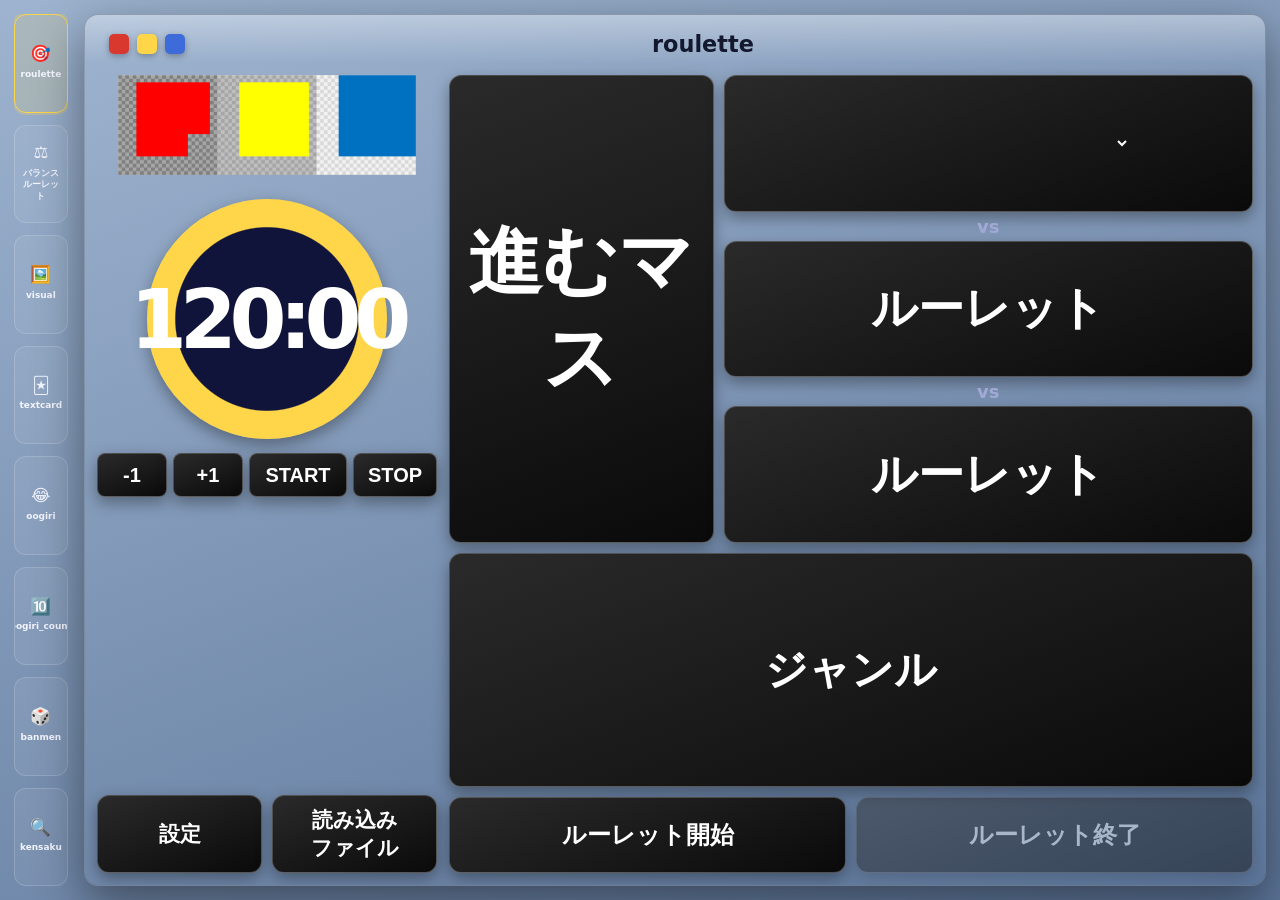
<file: index.html>
<!DOCTYPE html>
<html lang="ja">
<head>
<meta charset="utf-8">
<meta name="viewport" content="width=device-width, initial-scale=1">
<title>QOLFINAL</title>
<link rel="stylesheet" href="css/common.css">
<style>
  body { display: block; height: 100vh; overflow: hidden; }

  .app {
    height: 100vh;
    display: grid;
    grid-template-columns: 1fr 22fr;
    gap: 16px;
    padding: 14px;
  }

  /* 左：メニュー列 */
  .sidebar {
    display: grid;
    grid-template-rows: repeat(8, 1fr);
    gap: 12px;
    min-height: 0;
    overflow-y: auto;
  }

  .nav-item {
    display: flex;
    flex-direction: column;
    align-items: center;
    justify-content: center;
    gap: 6px;
    text-align: center;
    font: inherit;
    color: var(--fg);
    background: var(--panel);
    border: 1px solid var(--line);
    border-radius: 12px;
    padding: 8px 4px;
    cursor: pointer;
    overflow: hidden;
    transition: border-color .15s, background .15s, transform .1s;
  }
  .nav-item:hover { border-color: var(--accent); transform: translateY(-2px); }
  /* 幅が細いので、絵文字と文字サイズはカラム幅に追従させる */
  .nav-item .emoji { font-size: clamp(13px, 1.3vw, 18px); line-height: 1; }
  .nav-item .label { font-size: clamp(8px, 0.7vw, 10px); font-weight: 700; line-height: 1.3; }
  .nav-item.active {
    background: rgba(255, 213, 74, .14);
    border-color: var(--accent);
    box-shadow: 0 0 0 2px rgba(255, 213, 74, .25);
  }

  /* 右：選択された画面 */
  .viewport {
    min-height: 0;
    display: flex;
    flex-direction: column;
    border: 1px solid var(--line);
    border-radius: 14px;
    background: rgba(0, 0, 0, .22);
    overflow: hidden;
    box-shadow: var(--shadow);
  }

  .viewport iframe {
    flex: 1;
    width: 100%;
    border: 0;
    background: transparent;
    display: none;
  }
  .viewport iframe.active { display: block; }

  @media (max-width: 720px) {
    body { overflow: auto; }
    .app { height: auto; grid-template-columns: 1fr; }
    .sidebar { grid-template-rows: none; grid-template-columns: repeat(3, 1fr); }
    .viewport { height: 78vh; }
  }
</style>
</head>
<body>
<div class="app">
  <nav class="sidebar" id="sidebar"></nav>

  <section class="viewport" id="viewport"></section>
</div>

<script src="js/common.js"></script>
<script>
const { $ } = QOL;

const screens = [
  { id: 'roulette',    emoji: '🎯', label: 'roulette',     file: 'screens/roulette.html' },
  { id: 'roulette-balance', emoji: '⚖️', label: 'バランスルーレット', file: 'screens/roulette-balance.html' },
  { id: 'quiz-visual', emoji: '🖼️', label: 'visual',       file: 'screens/quiz-visual.html' },
  { id: 'card-text',   emoji: '🃏', label: 'textcard',     file: 'screens/card-text.html' },
  { id: 'ogiri',       emoji: '😂', label: 'oogiri',       file: 'screens/ogiri.html' },
  { id: 'ogiri-count', emoji: '🔟', label: 'oogiri_count', file: 'screens/ogiri-count.html' },
  { id: 'sugoroku',    emoji: '🎲', label: 'banmen',       file: 'screens/sugoroku.html' },
  { id: 'suggest',     emoji: '🔍', label: 'kensaku',      file: 'screens/suggest.html' },
];

const sidebar = $('#sidebar');
const viewport = $('#viewport');

// 画面を切り替えてもリセットされないよう、各画面のiframeは初回表示時に1度だけ読み込み、
// 以降はdisplayの切り替えのみで使い回す（src を再設定して作り直すとJSの状態が消えてしまうため）
const frames = {};
screens.forEach((s) => {
  const btn = document.createElement('button');
  btn.className = 'nav-item';
  btn.dataset.id = s.id;
  btn.innerHTML = `<span class="emoji">${s.emoji}</span><span class="label">${s.label}</span>`;
  btn.addEventListener('click', () => select(s.id));
  sidebar.appendChild(btn);

  const iframe = document.createElement('iframe');
  iframe.title = s.label;
  viewport.appendChild(iframe);
  frames[s.id] = iframe;
});

function select(id, { push = true } = {}) {
  const s = screens.find((x) => x.id === id) ?? screens[0];
  const iframe = frames[s.id];
  if (!iframe.src) iframe.src = s.file;
  Object.values(frames).forEach((f) => f.classList.toggle('active', f === iframe));
  document.title = `${s.label} - QOLFINAL`;
  [...sidebar.children].forEach((b) => b.classList.toggle('active', b.dataset.id === s.id));
  if (push) history.replaceState(null, '', `#${s.id}`);
}

// ハッシュで直接その画面を開けるようにする（例: index.html#ogiri）
window.addEventListener('hashchange', () => select(location.hash.slice(1), { push: false }));
select(location.hash.slice(1) || screens[0].id);

// ---- すごろく盤面の状態を画面間で中継する ----
// file://で開くとブラウザによってはlocalStorage/BroadcastChannel/storageイベントが
// 画面（iframe）間で共有・配信されないことがあるため、それらには頼らず、
// 親であるこの画面がpostMessageで直接橋渡しする（postMessageはorigin/file://の
// 制限を受けず、iframeの参照さえあれば必ず届く）。
let boardState = null; // { state, active, log }（banmen ⇔ バランスルーレットで共有）
window.addEventListener('message', (e) => {
  const msg = e.data;
  if (!msg || typeof msg !== 'object') return;
  if (msg.type === 'qol:board:save') {
    boardState = msg.payload;
    Object.values(frames).forEach((f) => {
      if (f.contentWindow && f.contentWindow !== e.source) {
        f.contentWindow.postMessage({ type: 'qol:board:update', payload: boardState }, '*');
      }
    });
  } else if (msg.type === 'qol:board:request') {
    if (e.source) e.source.postMessage({ type: 'qol:board:update', payload: boardState }, '*');
  }
});
</script>
</body>
</html>
</file>
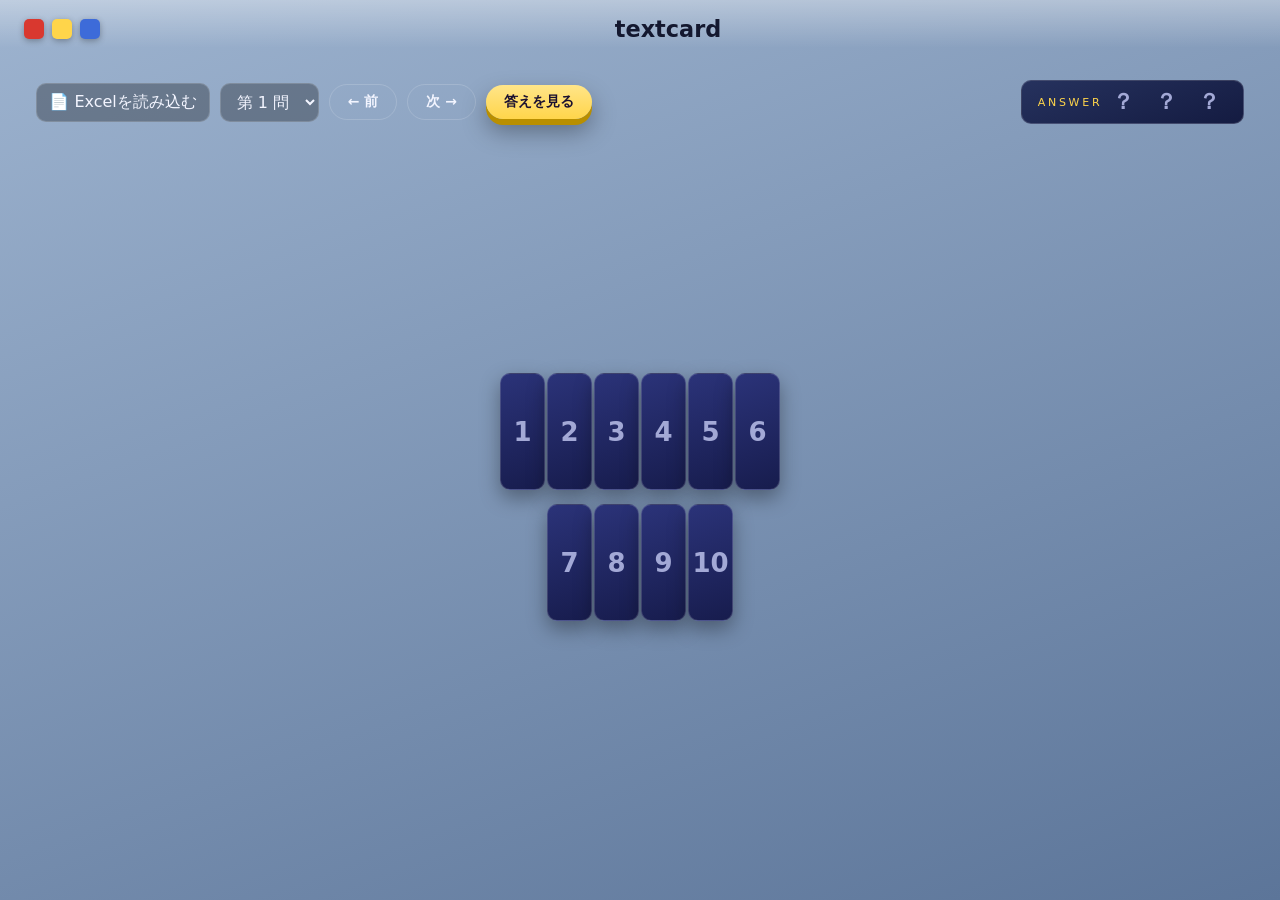
<file: screens/card-lyrics.html>
<!DOCTYPE html>
<html lang="ja">
<head>
<meta charset="utf-8">
<meta name="viewport" content="width=device-width, initial-scale=1">
<title>テキストカード歌詞問題</title>
<link rel="stylesheet" href="../css/common.css">
<style>
  body { overflow: hidden; }
  .stage { justify-content: flex-start; gap: 18px; min-height: 0; }

  .toolbar {
    width: min(1800px, 98%);
    display: flex; flex-wrap: wrap; gap: 10px; align-items: center; justify-content: center;
  }
  .toolbar select, .toolbar .file {
    font: inherit; color: var(--fg); background: rgba(0,0,0,.3);
    border: 1px solid var(--line); border-radius: 10px; padding: 8px 12px;
  }
  .toolbar .file { cursor: pointer; }
  .toolbar .file input { display: none; }

  /* 答え表示：ヘッダー（ツールバー）の右側に置く */
  .answer-box {
    margin-left: auto;
    display: flex; align-items: center; gap: 10px;
    padding: 6px 16px;
    background: linear-gradient(160deg, #26325e, #141b41);
    border: 1px solid var(--line); border-radius: 10px;
  }
  .answer-box .label { font-size: 11px; letter-spacing: .25em; color: var(--accent); flex: none; }
  .answer-box .value { font-size: clamp(16px, 2vw, 22px); font-weight: 900; min-height: 1.2em; white-space: nowrap; }
  /* 伏せている間は答えをDOMに入れない（文字数も分からないよう固定表示にする） */
  .answer-box.hidden .value { color: var(--muted); letter-spacing: .3em; }


  /* 文字カード群：カードがページ内に収まるよう、はみ出す時だけ縮小表示する */
  .cards-viewport {
    flex: 1; min-height: 0; width: 100%;
    display: flex; align-items: center; justify-content: center;
    overflow: hidden;
  }
  .cards { width: min(1800px, 98%); display: grid; gap: 14px; transform-origin: center; }
  /* 改行(<br>)していない限り、1行のカードは折り返さず横一列に並べる（縮小はfitCardsが行う） */
  .line { display: flex; flex-wrap: nowrap; justify-content: center; }
  .space { width: 14px; }

  .char-scene { width: 45px; height: 117px; margin: 0 1px; perspective: 800px; }
  .char {
    position: relative; width: 100%; height: 100%; cursor: pointer;
    transform-style: preserve-3d; transition: transform .5s cubic-bezier(.2,.8,.2,1);
  }
  .char.open { transform: rotateY(180deg); }
  .char .face {
    position: absolute; inset: 0; backface-visibility: hidden;
    border-radius: 10px; border: 1px solid var(--line);
    display: grid; place-items: center; box-shadow: 0 8px 20px rgba(0,0,0,.35);
  }
  /* 表（伏せている状態）＝文字の順番 */
  .char .num {
    background: linear-gradient(160deg, #2b3379, #171c4d);
    color: var(--muted); font-size: 26px; font-weight: 800;
  }
  /* 裏（めくった状態）＝文字 */
  .char .letter {
    transform: rotateY(180deg);
    background: linear-gradient(160deg, #fff8e2, #ffe08a);
    color: #1a1030; font-size: 36px; font-weight: 900;
  }

</style>
</head>
<body>
<main class="stage">
  <div class="toolbar">
    <label class="file">
      📄 Excelを読み込む
      <input type="file" id="fileInput" accept=".xlsx">
    </label>
    <select id="qSelect" title="問題を選択"></select>
    <button class="btn ghost sm" id="prevBtn">← 前</button>
    <button class="btn ghost sm" id="nextBtn">次 →</button>

    <button class="btn sm" id="answerBtn">答えを見る</button>
    <div class="answer-box hidden" id="answerBox">
      <div class="label">ANSWER</div>
      <div class="value" id="answerText"></div>
    </div>
  </div>

  <div class="cards-viewport" id="cardsViewport">
    <div class="cards" id="cards"></div>
  </div>
</main>

<script src="../js/common.js"></script>
<script src="../js/xlsx-lite.js"></script>
<script src="../js/xlsx-sync.js"></script>
<script>
const { $, mountTopbar, onKey, xlsxSync } = QOL;
const { readSheet, rowsToCards } = QOL.xlsxLite;

mountTopbar('textcard');

// Excel未読み込み時のサンプル
let cards = [
  { no: '1', question: 'きらきら光る<br>おそらの', answer: 'ほし' },
  { no: '2', question: 'もういくつ寝ると', answer: 'おしょうがつ' },
];
let index = 0;

const cardsEl = $('#cards');
const cardsViewport = $('#cardsViewport');
const qSelect = $('#qSelect');

/** カードが縦（または横）にはみ出す時だけ、収まるサイズまで縮小する */
function fitCards() {
  cardsEl.style.transform = '';
  const naturalW = cardsEl.scrollWidth;
  const naturalH = cardsEl.scrollHeight;
  const availW = cardsViewport.clientWidth;
  const availH = cardsViewport.clientHeight;
  const scale = Math.min(1, availW / naturalW, availH / naturalH);
  cardsEl.style.transform = scale < 1 ? `scale(${scale})` : '';
}

/** 問題文を「行 → 文字」に分解する。<br> が改行、空白と <> はカードを置かず隙間になる */
function toLines(question) {
  let order = 0;
  return question
    .split(/<br\s*\/?>|\r\n|\n/i)
    .map((line) =>
      line.split('<>').flatMap((seg, i) => {
        const chars = [...seg].map((ch) => (/\s|　/.test(ch) ? { space: true } : { ch, no: ++order }));
        return i === 0 ? chars : [{ space: true }, ...chars];
      })
    );
}

function renderSelect() {
  qSelect.innerHTML = '';
  cards.forEach((c, i) => {
    const opt = document.createElement('option');
    opt.value = i;
    opt.textContent = `第 ${c.no} 問`;
    qSelect.appendChild(opt);
  });
  qSelect.value = index;
}

function hideAnswer() {
  $('#answerBox').classList.add('hidden');
  $('#answerText').textContent = '？ ？ ？';
  $('#answerBtn').textContent = '答えを見る';
}

function showAnswer() {
  $('#answerBox').classList.remove('hidden');
  $('#answerText').textContent = cards[index].answer;
  $('#answerBtn').textContent = '答えを隠す';
}

function render() {
  const card = cards[index];
  hideAnswer();
  qSelect.value = index;

  const lines = toLines(card.question);

  cardsEl.innerHTML = '';
  lines.forEach((line) => {
    const row = document.createElement('div');
    row.className = 'line';
    line.forEach((item) => {
      if (item.space) {
        const sp = document.createElement('span');
        sp.className = 'space';
        row.appendChild(sp);
        return;
      }
      const scene = document.createElement('div');
      scene.className = 'char-scene';
      const inner = document.createElement('div');
      inner.className = 'char';
      inner.dataset.no = item.no;

      const num = document.createElement('div');
      num.className = 'face num';
      num.textContent = item.no;

      const letter = document.createElement('div');
      letter.className = 'face letter';
      letter.textContent = item.ch;

      inner.append(num, letter);
      inner.addEventListener('click', () => inner.classList.toggle('open'));
      scene.appendChild(inner);
      row.appendChild(scene);
    });
    cardsEl.appendChild(row);
  });
  fitCards();
}

/** 伏せたままのカードのうち、番号が最小のものを1枚めくる */
function openOne() {
  const next = [...cardsEl.querySelectorAll('.char:not(.open)')]
    .sort((a, b) => a.dataset.no - b.dataset.no)[0];
  next?.classList.add('open');
}

const move = (d) => {
  index = (index + d + cards.length) % cards.length;
  render();
};

$('#answerBtn').addEventListener('click', () =>
  ($('#answerBox').classList.contains('hidden') ? showAnswer() : hideAnswer()));
$('#prevBtn').addEventListener('click', () => move(-1));
$('#nextBtn').addEventListener('click', () => move(1));
qSelect.addEventListener('change', () => { index = Number(qSelect.value); render(); });

// ---- Excel読み込み（「歌詞」シートを使う。全画面で1つのExcelを共有する） ----
async function applyWorkbook(file) {
  const loaded = rowsToCards(await readSheet(file, /歌詞/));
  if (!loaded.length) throw new Error('B列に歌詞が見つかりませんでした');
  cards = loaded;
  index = 0;
  renderSelect();
  render();
}

$('#fileInput').addEventListener('change', async (e) => {
  const file = e.target.files[0];
  if (!file) return;
  try {
    await xlsxSync.saveWorkbook(file);
  } catch (err) {
    alert(err.message);
    return;
  }
  try {
    await applyWorkbook(file);
    alert(`歌詞${cards.length}件を読み込みました`);
  } catch (err) {
    alert(`読み込みに失敗しました：${err.message}`);
  }
});

// 他の画面で読み込み済みのExcelがあれば、起動時に自動で取り込む
(async () => {
  const file = await xlsxSync.loadWorkbook();
  if (!file) return;
  try { await applyWorkbook(file); } catch (err) { console.warn('[歌詞]', err.message); }
})();

// 他の画面でExcelが読み込まれたら、この画面も自動的に反映する
xlsxSync.onWorkbookChange(async () => {
  const file = await xlsxSync.loadWorkbook();
  if (!file) return;
  try { await applyWorkbook(file); } catch (err) { console.warn('[歌詞]', err.message); }
});

onKey({ ' ': openOne, ArrowLeft: () => move(-1), ArrowRight: () => move(1) });
window.addEventListener('resize', fitCards);

renderSelect();
render();
</script>
</body>
</html>
</file>
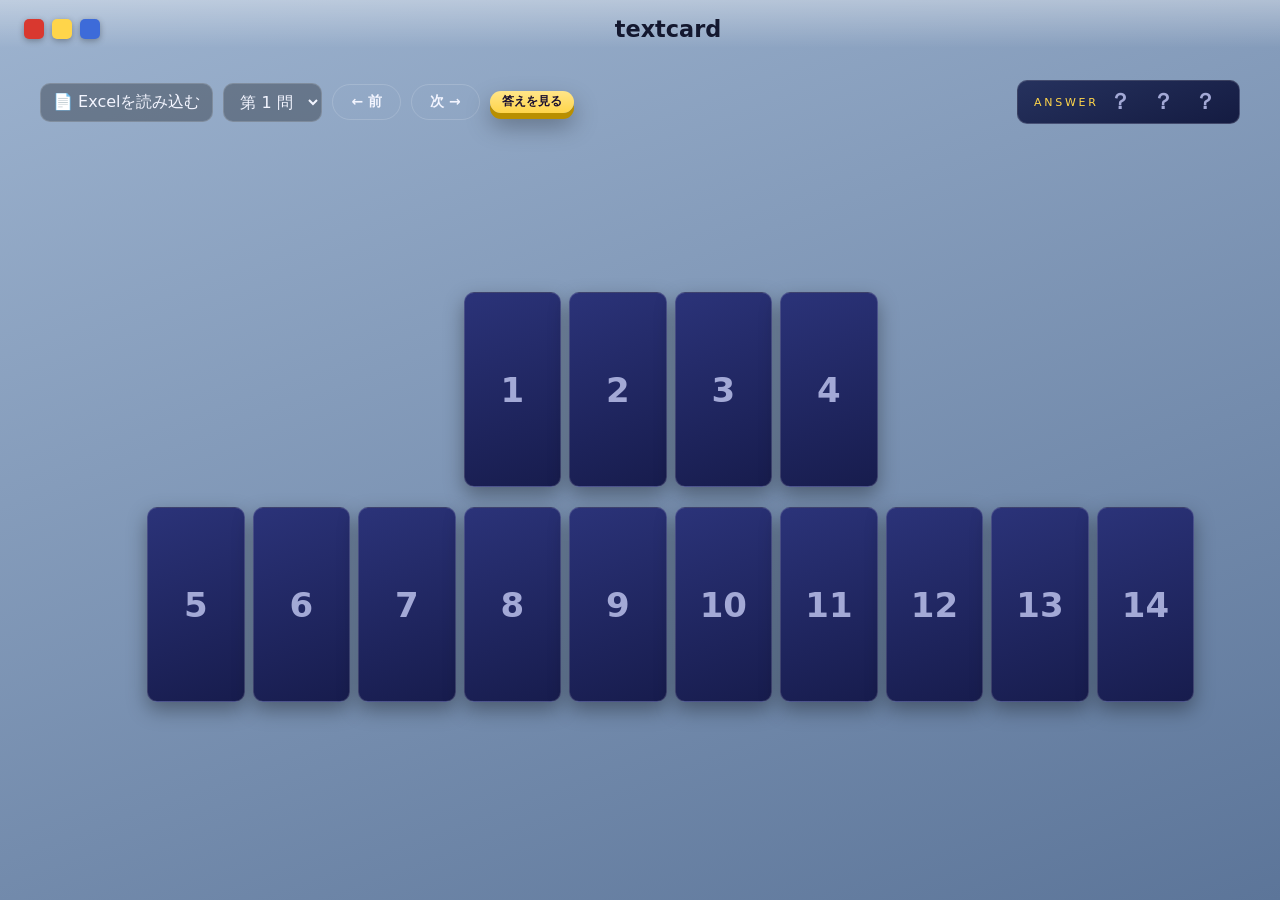
<file: screens/card-text.html>
<!DOCTYPE html>
<html lang="ja">
<head>
<meta charset="utf-8">
<meta name="viewport" content="width=device-width, initial-scale=1">
<title>テキストカード問題</title>
<link rel="stylesheet" href="../css/common.css">
<style>
  html, body { overflow-x: hidden; }
  body { overflow-y: hidden; }
  .stage { justify-content: flex-start; gap: 18px; min-height: 0; width: 100%; max-width: 100vw; }

  .toolbar {
    width: min(1200px, 100%);
    max-width: 100%;
    display: flex; flex-wrap: wrap; gap: 10px; align-items: center; justify-content: center;
  }
  .toolbar select, .toolbar .file {
    font: inherit; color: var(--fg); background: rgba(0,0,0,.3);
    border: 1px solid var(--line); border-radius: 10px; padding: 8px 12px;
  }
  #answerBtn { padding: 5px 12px; font-size: 12px; line-height: 0.96; }
  .toolbar .file { cursor: pointer; }
  .toolbar .file input { display: none; }

  /* 答え表示：ヘッダー（ツールバー）の右側に置く（幅が足りない時は折り返して自分の行に落ちる） */
  .answer-box {
    margin-left: auto;
    max-width: 100%;
    display: flex; align-items: center; gap: 10px;
    padding: 6px 16px;
    background: linear-gradient(160deg, #26325e, #141b41);
    border: 1px solid var(--line); border-radius: 10px;
  }
  .answer-box .label { font-size: 11px; letter-spacing: .25em; color: var(--accent); flex: none; }
  .answer-box .value {
    font-size: clamp(16px, 2vw, 22px); font-weight: 900; min-height: 1.2em;
    white-space: normal; overflow-wrap: anywhere;
  }
  /* 伏せている間は答えをDOMに入れない（文字数も分からないよう固定表示にする） */
  .answer-box.hidden .value { color: var(--muted); letter-spacing: .3em; }

  /* 文字カード群：スクロールなしで全カードが画面内に収まるよう、はみ出す時だけ縮小する */
  .cards-viewport {
    flex: 1; min-height: 0; width: 100%; max-width: 100%; box-sizing: border-box;
    padding: 4px 5% 4px 10%;
    display: flex; align-items: center; justify-content: center;
    overflow: hidden;
  }
  .cards {
    width: min(1400px, 100%); max-width: 100%;
    display: grid; grid-template-columns: minmax(0, 1fr); gap: clamp(8px, 2vw, 20px);
    transform-origin: center;
  }
  /* 1行に収まらない場合はカードを折り返して表示する（マス目のサイズは維持する） */
  .line { display: flex; flex-wrap: wrap; gap: 8px; justify-content: center; row-gap: 10px; }
  .space { width: clamp(8px, 2vw, 20px); flex: none; }

  /* 縦2：横1の比率。--card-max-w は1行最低15枚を保証するようJSが動的に設定する */
  .char-scene { width: clamp(28px, min(8vw, var(--card-max-w, 110px)), 110px); aspect-ratio: 1 / 2; perspective: 800px; flex: none; }
  .char {
    position: relative; width: 100%; height: 100%; cursor: pointer;
    transform-style: preserve-3d; transition: transform .5s cubic-bezier(.2,.8,.2,1);
  }
  .char.open { transform: rotateY(180deg); }
  .char .face {
    position: absolute; inset: 0; backface-visibility: hidden;
    border-radius: 10px; border: 1px solid var(--line);
    display: grid; place-items: center; box-shadow: 0 8px 20px rgba(0,0,0,.35);
  }
  /* 表（伏せている状態）＝文字の順番 */
  .char .num {
    background: linear-gradient(160deg, #2b3379, #171c4d);
    color: var(--muted); font-size: clamp(16px, 3vw, 34px); font-weight: 800;
  }
  /* 裏（めくった状態）＝文字 */
  .char .letter {
    transform: rotateY(180deg);
    background: linear-gradient(160deg, #fff8e2, #ffe08a);
    color: #1a1030; font-size: clamp(22px, 4vw, 48px); font-weight: 900;
  }
</style>
</head>
<body>
<main class="stage">
  <div class="toolbar">
    <label class="file">
      📄 Excelを読み込む
      <input type="file" id="fileInput" accept=".xlsx">
    </label>
    <select id="qSelect" title="問題を選択"></select>
    <button class="btn ghost sm" id="prevBtn">← 前</button>
    <button class="btn ghost sm" id="nextBtn">次 →</button>

    <button class="btn sm" id="answerBtn">答えを見る</button>
    <div class="answer-box hidden" id="answerBox">
      <div class="label">ANSWER</div>
      <div class="value" id="answerText"></div>
    </div>
  </div>

  <div class="cards-viewport" id="cardsViewport">
    <div class="cards" id="cards"></div>
  </div>
</main>

<script src="../js/common.js"></script>
<script src="../js/xlsx-lite.js"></script>
<script src="../js/xlsx-sync.js"></script>
<script>
const { $, mountTopbar, onKey, xlsxSync } = QOL;
const { readSheet, rowsToCards } = QOL.xlsxLite;

mountTopbar('textcard');

// Excel未読み込み時のサンプル
let cards = [
  { no: '1', question: 'にほんで<br>いちばんたかいやまは', answer: '富士山' },
  { no: '2', question: 'えどばくふを<br>ひらいたじんぶつは', answer: '徳川家康' },
];
let index = 0;

const cardsEl = $('#cards');
const cardsViewport = $('#cardsViewport');
const qSelect = $('#qSelect');

/**
 * カードがスクロールなしで画面内に収まるよう、縦・横どちらかがはみ出す時は
 * 全体を縮小する。
 * .line は overflow:visible のため scrollWidth/scrollHeight では実際の
 * はみ出し量を検出できないので getBoundingClientRect で測る。
 */
function fitCards() {
  cardsEl.style.transform = '';
  const rows = [...cardsEl.querySelectorAll('.line')];
  if (!rows.length) return;
  let minLeft = Infinity, maxRight = -Infinity, minTop = Infinity, maxBottom = -Infinity;
  rows.forEach((row) => {
    const r = row.getBoundingClientRect();
    minLeft = Math.min(minLeft, r.left);
    maxRight = Math.max(maxRight, r.right);
    minTop = Math.min(minTop, r.top);
    maxBottom = Math.max(maxBottom, r.bottom);
  });
  const naturalW = maxRight - minLeft;
  const naturalH = maxBottom - minTop;
  const cvStyle = getComputedStyle(cardsViewport);
  const padL = parseFloat(cvStyle.paddingLeft) || 0;
  const padR = parseFloat(cvStyle.paddingRight) || 0;
  const availW = cardsViewport.clientWidth - padL - padR;
  const availH = cardsViewport.clientHeight;
  const scale = Math.min(1, availW / naturalW, availH / naturalH);
  cardsEl.style.transform = scale < 1 ? `scale(${scale})` : '';
}

/** 問題文を「行 → 文字」に分解する。<br> が改行、空白と <> はカードを置かず隙間になる */
function toLines(question) {
  let order = 0;
  return question
    .split(/<br\s*\/?>|\r\n|\n/i)
    .map((line) =>
      line.split('<>').flatMap((seg, i) => {
        const chars = [...seg].map((ch) => (/\s|　/.test(ch) ? { space: true } : { ch, no: ++order }));
        return i === 0 ? chars : [{ space: true }, ...chars];
      })
    );
}

function renderSelect() {
  qSelect.innerHTML = '';
  cards.forEach((c, i) => {
    const opt = document.createElement('option');
    opt.value = i;
    opt.textContent = `第 ${c.no} 問`;
    qSelect.appendChild(opt);
  });
  qSelect.value = index;
}

function hideAnswer() {
  $('#answerBox').classList.add('hidden');
  $('#answerText').textContent = '？ ？ ？';
  $('#answerBtn').textContent = '答えを見る';
}

function showAnswer() {
  $('#answerBox').classList.remove('hidden');
  $('#answerText').textContent = cards[index].answer;
  $('#answerBtn').textContent = '答えを隠す';
  openAll();
}

/** items（1問題行分の文字・空白）から .line 要素を1つ作る */
function buildRow(items) {
  const row = document.createElement('div');
  row.className = 'line';
  items.forEach((item) => {
    if (item.space) {
      const sp = document.createElement('span');
      sp.className = 'space';
      row.appendChild(sp);
      return;
    }
    const scene = document.createElement('div');
    scene.className = 'char-scene';
    const inner = document.createElement('div');
    inner.className = 'char';
    inner.dataset.no = item.no;

    const num = document.createElement('div');
    num.className = 'face num';
    num.textContent = item.no;

    const letter = document.createElement('div');
    letter.className = 'face letter';
    letter.textContent = item.ch;

    inner.append(num, letter);
    inner.addEventListener('click', () => inner.classList.toggle('open'));
    scene.appendChild(inner);
    row.appendChild(scene);
  });
  return row;
}

const MIN_PER_ROW = 15;
const LINE_GAP = 8; // .line の gap と一致させる

/** 1行あたり最低MIN_PER_ROW枚は並ぶよう、カード幅の上限をCSS変数に反映する */
function updateCardMaxWidth(lines) {
  const longest = Math.max(0, ...lines.map((line) => line.length));
  if (longest === 0) return;
  const target = Math.min(longest, MIN_PER_ROW);
  const cvStyle = getComputedStyle(cardsViewport);
  const padL = parseFloat(cvStyle.paddingLeft) || 0;
  const padR = parseFloat(cvStyle.paddingRight) || 0;
  const availW = cardsViewport.clientWidth - padL - padR;
  const maxW = (availW - (target - 1) * LINE_GAP) / target;
  document.documentElement.style.setProperty('--card-max-w', `${maxW}px`);
}

function render() {
  const card = cards[index];
  hideAnswer();
  qSelect.value = index;

  const lines = toLines(card.question);
  updateCardMaxWidth(lines);

  cardsEl.innerHTML = '';
  lines.forEach((line) => cardsEl.appendChild(buildRow(line)));
  fitCards();
}

/** 伏せたままのカードのうち、番号が最小のものを1枚めくる */
function openOne() {
  const next = [...cardsEl.querySelectorAll('.char:not(.open)')]
    .sort((a, b) => a.dataset.no - b.dataset.no)[0];
  next?.classList.add('open');
}

/** 伏せてあるカードをすべてめくる */
function openAll() {
  cardsEl.querySelectorAll('.char:not(.open)').forEach((el) => el.classList.add('open'));
}

const move = (d) => {
  index = (index + d + cards.length) % cards.length;
  render();
};

$('#answerBtn').addEventListener('click', () =>
  ($('#answerBox').classList.contains('hidden') ? showAnswer() : hideAnswer()));
$('#prevBtn').addEventListener('click', () => move(-1));
$('#nextBtn').addEventListener('click', () => move(1));
qSelect.addEventListener('change', () => { index = Number(qSelect.value); render(); });

// ---- Excel読み込み（「テキスト」シートを使う。全画面で1つのExcelを共有する） ----
async function applyWorkbook(file) {
  const loaded = rowsToCards(await readSheet(file, /テキスト/));
  if (!loaded.length) throw new Error('B列に問題が見つかりませんでした');
  cards = loaded;
  index = 0;
  renderSelect();
  render();
}

$('#fileInput').addEventListener('change', async (e) => {
  const file = e.target.files[0];
  if (!file) return;
  try {
    await xlsxSync.saveWorkbook(file);
  } catch (err) {
    alert(err.message);
    return;
  }
  try {
    await applyWorkbook(file);
    alert(`問題${cards.length}件を読み込みました`);
  } catch (err) {
    alert(`読み込みに失敗しました：${err.message}`);
  }
});

// 他の画面で読み込み済みのExcelがあれば、起動時に自動で取り込む
(async () => {
  const file = await xlsxSync.loadWorkbook();
  if (!file) return;
  try { await applyWorkbook(file); } catch (err) { console.warn('[テキストカード]', err.message); }
})();

// 他の画面でExcelが読み込まれたら、この画面も自動的に反映する
xlsxSync.onWorkbookChange(async () => {
  const file = await xlsxSync.loadWorkbook();
  if (!file) return;
  try { await applyWorkbook(file); } catch (err) { console.warn('[テキストカード]', err.message); }
});

onKey({ ' ': openOne, ArrowLeft: () => move(-1), ArrowRight: () => move(1) });
window.addEventListener('resize', () => { updateCardMaxWidth(toLines(cards[index].question)); fitCards(); });

renderSelect();
render();
</script>
</body>
</html>
</file>
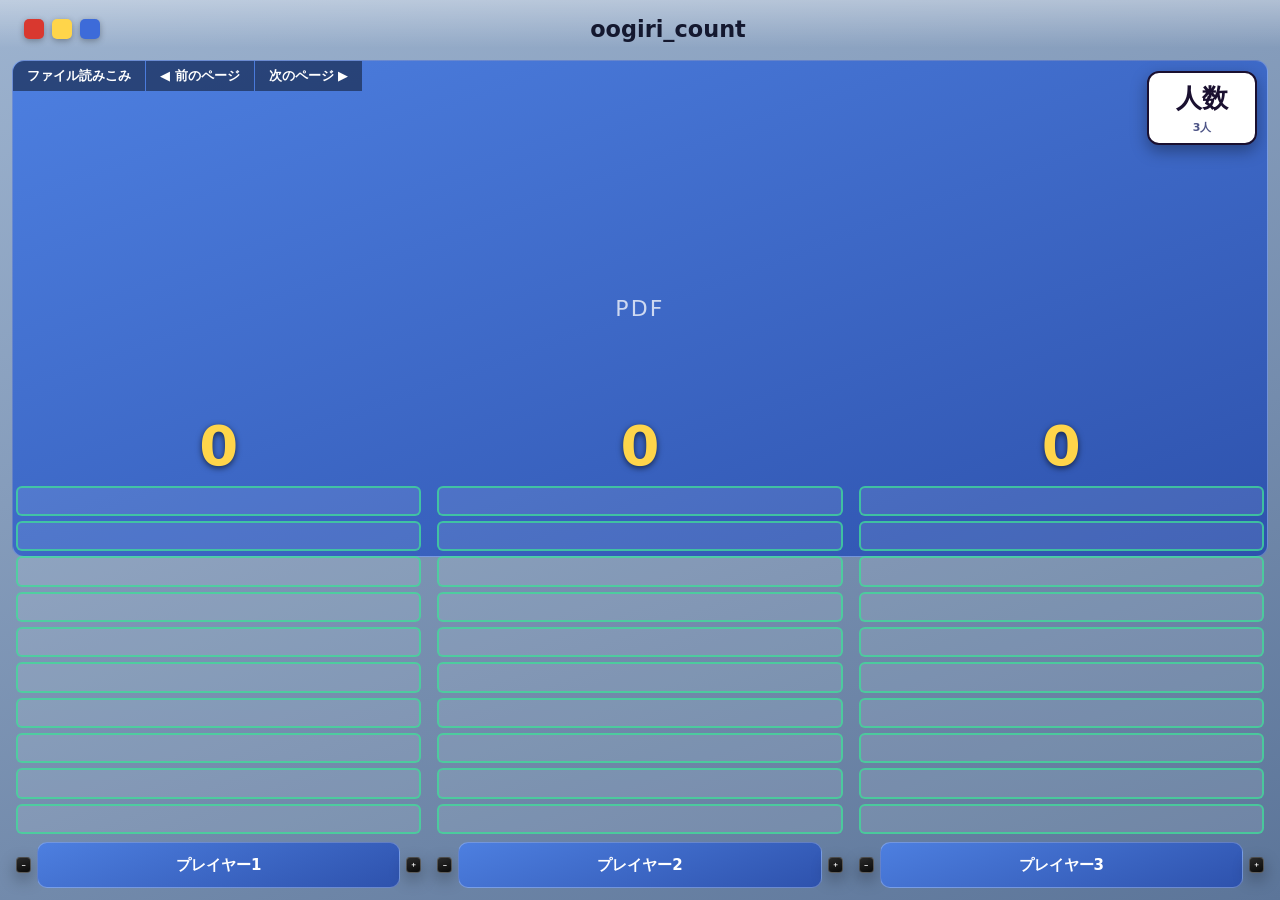
<file: screens/ogiri-count.html>
<!DOCTYPE html>
<html lang="ja">
<head>
<meta charset="utf-8">
<meta name="viewport" content="width=device-width, initial-scale=1">
<title>大喜利カウント画面</title>
<link rel="stylesheet" href="../css/common.css">
<style>
  body { overflow: hidden; }
  main {
    flex: 1; min-height: 0;
    display: flex; flex-direction: column;
    padding: 12px;
  }

  .block {
    background: linear-gradient(160deg, #2a2a2a, #0a0a0a);
    border: 1px solid rgba(255, 255, 255, 0.25);
    border-radius: 12px;
    box-shadow: 0 6px 16px rgba(0, 0, 0, 0.35);
    color: #fff;
    display: flex; align-items: center; justify-content: center;
    text-align: center;
  }
  .block.click { cursor: pointer; user-select: none; transition: filter .12s ease, transform .08s ease; }
  .block.click:hover { filter: brightness(1.1); }
  .block.click:active { transform: translateY(2px); }

  /* ---- PDFビューア（この下にカウント列が少し重なる） ---- */
  .viewer {
    flex: 0 0 60%; position: relative; z-index: 1;
    background: linear-gradient(160deg, #4d7fe0, #2e52ad);
    border: 1px solid rgba(255, 255, 255, 0.25);
    border-radius: 12px; overflow: hidden;
    display: flex; align-items: center; justify-content: center;
  }
  .viewer canvas { background: #fff; border-radius: 4px; }
  .viewer-placeholder { color: rgba(255, 255, 255, 0.75); font-size: 22px; letter-spacing: .1em; }

  .viewer-nav {
    position: absolute; left: 0; right: 0; top: 0;
    display: flex; gap: 1px;
  }
  .viewer-nav button, .viewer-nav label {
    font: inherit; font-weight: 800; font-size: 13px; color: #fff;
    background: rgba(0, 0, 0, 0.45); border: none; padding: 6px 0; cursor: pointer;
    text-align: center;
  }
  .viewer-nav button { flex: 0 0 auto; padding: 6px 14px; }
  .viewer-nav button:hover, .viewer-nav label:hover { background: rgba(0, 0, 0, 0.6); }
  .viewer-nav label { flex: 0 0 auto; padding: 6px 14px; }
  .viewer-nav label input { display: none; }

  .page-indicator {
    flex: 1 1 auto; align-self: center; text-align: center;
    font-size: 12px; font-weight: 700; color: rgba(255, 255, 255, 0.85);
    font-variant-numeric: tabular-nums;
  }

  .people-box {
    position: absolute; top: 10px; right: 10px; z-index: 2;
    width: 110px; cursor: pointer;
    background: #fff; color: #1a1030;
    border: 2px solid #1a1030;
    flex-direction: column; gap: 4px;
    font-size: clamp(18px, 2.2vw, 26px); font-weight: 900;
    padding: 8px 4px;
  }
  .people-box .sub { font-size: 11px; font-weight: 700; color: #4d5486; }

  /* ---- カウント列：PDFビューアの下端に少し重ねて配置し、メモリは半透明にする ---- */
  .columns-row {
    flex: 1; min-height: 0;
    display: grid;
    grid-template-columns: repeat(var(--n, 3), 1fr);
    gap: 16px;
    position: relative; z-index: 2;
    margin-top: clamp(-150px, -16vh, -80px);
    padding: 0 4px;
  }

  .count-col { display: flex; flex-direction: column; min-height: 0; gap: 8px; }

  .count-value {
    text-align: center;
    font-size: clamp(32px, 5vw, 56px); font-weight: 900;
    color: var(--accent);
    text-shadow: 0 2px 6px rgba(0, 0, 0, 0.6);
    font-variant-numeric: tabular-nums;
  }

  .meter { flex: 1; display: flex; flex-direction: column; gap: 5px; min-height: 0; }
  .meter .seg {
    flex: 1; min-height: 0; border-radius: 6px;
    border: 2px solid rgba(61, 220, 151, 0.75);
    background: rgba(255, 255, 255, 0.1);
    transition: background .15s ease;
  }
  .meter .seg.filled { background: linear-gradient(180deg, rgba(255, 229, 137, 0.78), rgba(255, 213, 74, 0.78)); }

  .count-ctrl { display: grid; grid-template-columns: 15px 1fr 15px; gap: 6px; height: 46px; flex: 0 0 auto; }
  .count-ctrl button {
    width: 15px; height: 16px; align-self: center; justify-self: center;
    font-weight: 900; font-size: 7px; border-radius: 4px;
  }
  .count-ctrl .name-input {
    font: inherit; font-weight: 800; font-size: 15px; text-align: center;
    color: #fff; background: linear-gradient(160deg, #4d7fe0, #2e52ad);
    border: 1px solid rgba(255, 255, 255, 0.25); border-radius: 10px;
    min-width: 0; padding: 0 6px;
  }

  /* ---- 設定パネル ---- */
  .settings-panel {
    position: fixed; inset: 0; z-index: 50;
    background: rgba(10, 12, 30, 0.6);
    display: flex; align-items: center; justify-content: center;
  }
  .settings-panel[hidden] { display: none; }
  .settings-box {
    width: min(340px, 90vw);
    display: grid; gap: 14px; padding: 24px;
    background: linear-gradient(160deg, #232a70, #141845);
    border: 1px solid var(--line); border-radius: 16px; box-shadow: var(--shadow);
  }
  .settings-box h2 { margin: 0; font-size: 16px; }
  .settings-box label { display: grid; gap: 6px; font-size: 13px; color: var(--muted); }
  .settings-box input {
    font: inherit; color: var(--fg); background: rgba(0,0,0,.3);
    border: 1px solid var(--line); border-radius: 8px; padding: 8px 10px;
  }
  .settings-box .row { display: flex; gap: 10px; justify-content: flex-end; }
</style>
</head>
<body>
<main>
  <div class="viewer" id="viewer">
    <canvas id="pdfCanvas" hidden></canvas>
    <div class="viewer-placeholder" id="viewerPlaceholder">PDF</div>

    <div class="viewer-nav">
      <label class="click" for="pdfInput">ファイル読みこみ<input type="file" id="pdfInput" accept="application/pdf"></label>
      <button id="prevBtn">◀ 前のページ</button>
      <span class="page-indicator" id="pageIndicator" hidden></span>
      <button id="nextBtn">次のページ ▶</button>
    </div>

    <div class="block people-box click" id="peopleBox">
      人数
      <span class="sub" id="peopleSub">3人</span>
    </div>
  </div>

  <div class="columns-row" id="columnsRow"></div>
</main>

<div class="settings-panel" id="settingsPanel" hidden>
  <div class="settings-box">
    <h2>人数・カウント設定</h2>
    <label>
      人数
      <input type="number" id="countInput" min="1" max="6" value="3">
    </label>
    <label>
      カウントの最大値（開始時の数）
      <input type="number" id="maxInput" min="1" max="99" value="10">
    </label>
    <div class="row">
      <button class="btn ghost sm" id="settingsCancel">閉じる</button>
      <button class="btn sm" id="settingsApply">適用</button>
    </div>
  </div>
</div>

<script src="../js/vendor/pdfjs/pdf.min.js"></script>
<script src="../js/common.js"></script>
<script src="../js/pdf-sync.js"></script>
<script src="../js/pdf-render.js"></script>
<script>
const { $, $$, mountTopbar, clamp, pdfSync, pdfRender } = QOL;

mountTopbar('oogiri_count');

// ---- PDFビューア（大喜利画面とページ・PDF本体を共有する） ----
const pdfCanvas = $('#pdfCanvas');
const placeholder = $('#viewerPlaceholder');
const pageIndicator = $('#pageIndicator');
let pdfDoc = null;
let page = pdfSync.getPage();

async function showPage() {
  if (!pdfDoc) return;
  page = await pdfRender.renderPage(pdfDoc, page, pdfCanvas);
  pageIndicator.textContent = `${page} / ${pdfDoc.numPages}`;
}

async function initPdf() {
  const file = await pdfSync.loadPdf();
  if (!file) return;
  pdfDoc = await pdfRender.loadDocument(file);
  pdfCanvas.hidden = false;
  placeholder.hidden = true;
  pageIndicator.hidden = false;
  showPage();
}

$('#pdfInput').addEventListener('change', async (e) => {
  const file = e.target.files[0];
  if (!file) return;
  try {
    await pdfSync.savePdf(file);
  } catch (err) {
    alert(err.message);
    return;
  }
  pdfDoc = await pdfRender.loadDocument(file);
  page = pdfSync.getPage();
  pdfCanvas.hidden = false;
  placeholder.hidden = true;
  pageIndicator.hidden = false;
  showPage();
});

$('#prevBtn').addEventListener('click', () => {
  if (!pdfDoc) return;
  page = Math.max(1, page - 1);
  pdfSync.setPage(page);
  showPage();
});
$('#nextBtn').addEventListener('click', () => {
  if (!pdfDoc) return;
  page = Math.min(pdfDoc.numPages, page + 1);
  pdfSync.setPage(page);
  showPage();
});
pdfSync.onPageChange((n) => {
  page = n;
  showPage();
});
window.addEventListener('resize', () => showPage());

initPdf();

// ---- 人数分のカウント列 ----
const columnsRow = $('#columnsRow');
const peopleSub = $('#peopleSub');

let playerCount = 3;
let maxCount = 10;
let counts = [];
let names = [];

// ---- 設定・カウントの保持（画面切り替えでiframeが再読み込みされても消えないようにする） ----
// タブを閉じるまで保持したいのでsessionStorageを使う
const STATE_STORAGE_KEY = 'qol:ogiri-count-state';
function saveCountState() {
  try {
    sessionStorage.setItem(STATE_STORAGE_KEY, JSON.stringify({ playerCount, maxCount, counts, names }));
  } catch (err) { /* 保存できなくても致命的ではないので無視 */ }
}
function loadCountState() {
  try {
    const raw = sessionStorage.getItem(STATE_STORAGE_KEY);
    if (!raw) return null;
    const saved = JSON.parse(raw);
    if (!Number.isFinite(saved.playerCount) || !Number.isFinite(saved.maxCount)) return null;
    return saved;
  } catch (err) { return null; }
}

function renderColumns() {
  columnsRow.style.setProperty('--n', playerCount);
  columnsRow.innerHTML = '';

  for (let i = 0; i < playerCount; i++) {
    const col = document.createElement('div');
    col.className = 'count-col';

    let segsHtml = '';
    for (let s = 0; s < maxCount; s++) segsHtml += '<div class="seg"></div>';

    col.innerHTML = `
      <div class="count-value" id="countValue${i}"></div>
      <div class="meter" id="meter${i}">${segsHtml}</div>
      <div class="count-ctrl">
        <button class="block click" data-action="dec" data-idx="${i}">−</button>
        <input class="name-input" id="name${i}" value="${names[i] ?? `プレイヤー${i + 1}`}">
        <button class="block click" data-action="inc" data-idx="${i}">＋</button>
      </div>
    `;
    columnsRow.appendChild(col);
  }

  $$('.count-ctrl button').forEach((btn) => {
    btn.addEventListener('click', () => {
      const i = Number(btn.dataset.idx);
      const delta = btn.dataset.action === 'inc' ? 1 : -1;
      counts[i] = clamp(counts[i] + delta, 0, maxCount);
      renderCount(i);
      saveCountState();
    });
  });
  $$('.name-input').forEach((input, i) => {
    input.addEventListener('input', () => { names[i] = input.value; saveCountState(); });
  });

  counts.forEach((_, i) => renderCount(i));
}

function renderCount(i) {
  $(`#countValue${i}`).textContent = counts[i];
  $$(`#meter${i} .seg`).forEach((seg, s) => {
    seg.classList.toggle('filled', s >= maxCount - counts[i]);
  });
}

function applyPlayerSettings(nextCount, nextMax) {
  playerCount = clamp(nextCount, 1, 6);
  maxCount = clamp(nextMax, 1, 99);
  const prevNames = names;
  names = Array.from({ length: playerCount }, (_, i) => prevNames[i] ?? `プレイヤー${i + 1}`);
  counts = Array.from({ length: playerCount }, () => 0);
  peopleSub.textContent = `${playerCount}人`;
  renderColumns();
  saveCountState();
}

// 画面切り替え直後（iframe再読み込み直後）は、保存されていた人数・カウントを復元する
const savedCountState = loadCountState();
if (savedCountState) {
  playerCount = clamp(savedCountState.playerCount, 1, 6);
  maxCount = clamp(savedCountState.maxCount, 1, 99);
  names = Array.from({ length: playerCount }, (_, i) => savedCountState.names?.[i] ?? `プレイヤー${i + 1}`);
  counts = Array.from({ length: playerCount }, (_, i) => clamp(savedCountState.counts?.[i] ?? 0, 0, maxCount));
  peopleSub.textContent = `${playerCount}人`;
  renderColumns();
} else {
  applyPlayerSettings(playerCount, maxCount);
}

// ---- 人数・カウント設定パネル ----
const settingsPanel = $('#settingsPanel');

function openSettings() {
  $('#countInput').value = playerCount;
  $('#maxInput').value = maxCount;
  settingsPanel.hidden = false;
}
function closeSettings() { settingsPanel.hidden = true; }

$('#peopleBox').addEventListener('click', openSettings);
$('#settingsCancel').addEventListener('click', closeSettings);
$('#settingsApply').addEventListener('click', () => {
  applyPlayerSettings(Number($('#countInput').value) || playerCount, Number($('#maxInput').value) || maxCount);
  closeSettings();
});
</script>
</body>
</html>
</file>
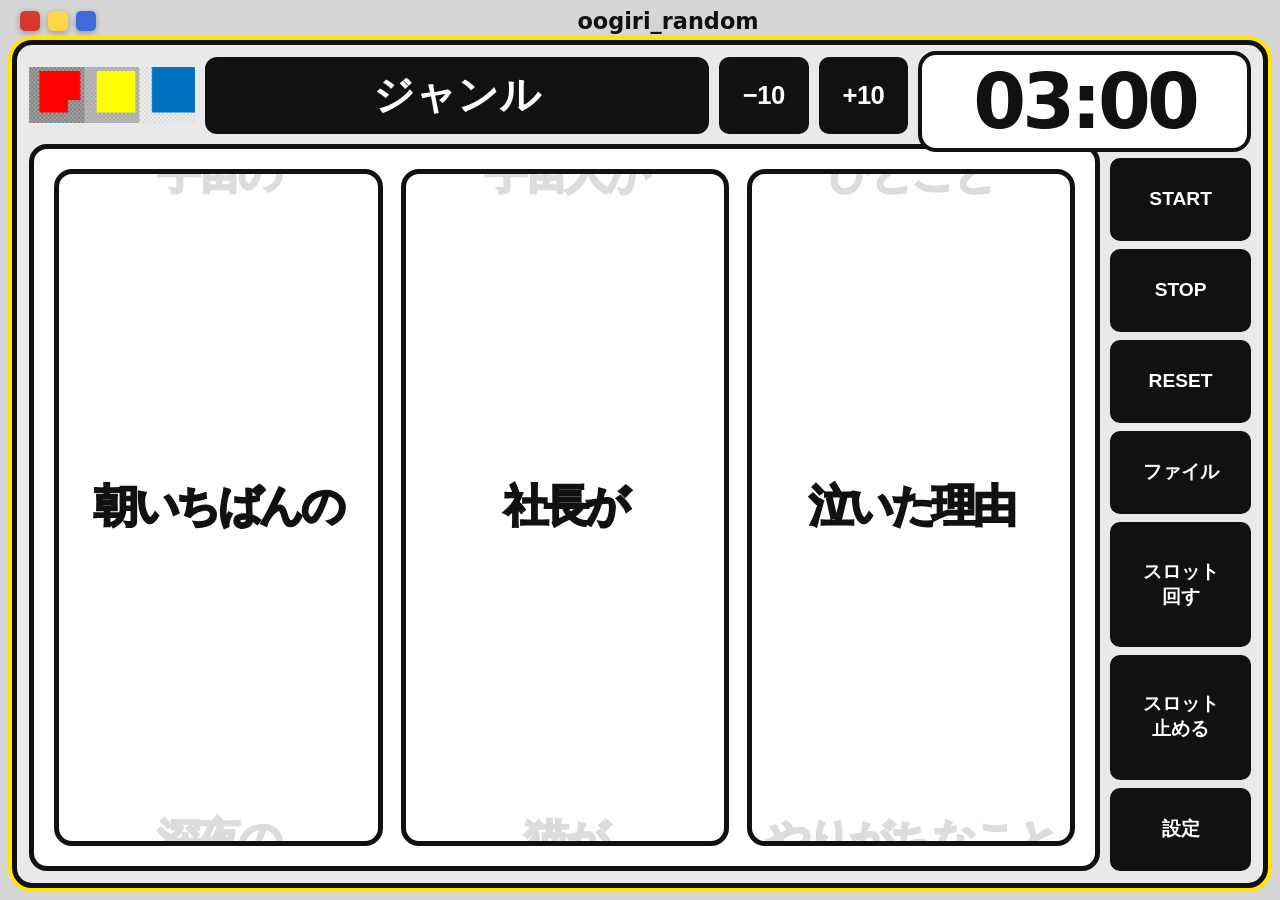
<file: screens/ogiri-random.html>
<!DOCTYPE html>
<html lang="ja">
<head>
<meta charset="utf-8">
<meta name="viewport" content="width=device-width, initial-scale=1">
<title>oogiri_random</title>
<link rel="stylesheet" href="../css/common.css">
<style>
  /* ---- 配色：白地＋極太の黒枠というフラットなUI（oogiri画面と共通） ---- */
  :root {
    --ink: #111111;
    --paper: #ffffff;
    --page: #d6d6d6;
  }

  html, body { overflow: hidden; }
  body { background: var(--page); color: var(--ink); }
  /* 共通ヘッダー（3色ドット＋タイトル）も白地に合わせる */
  .window-header { background: none; padding: 8px 20px 2px; }
  .window-header .title { color: var(--ink); }

  main {
    flex: 1; min-height: 0;
    display: grid;
    grid-template-columns: 1fr clamp(120px, 11vw, 160px);
    grid-template-rows: auto 1fr;
    gap: 10px;
    margin: 4px 12px 12px;
    padding: 12px;
    background: #e9e9e9;
    border: 5px solid var(--ink);
    border-radius: 20px;
    box-shadow: 0 0 0 4px #ffe500;
  }

  /* 白地＋黒枠の箱 */
  .block {
    background: var(--paper);
    border: 4px solid var(--ink);
    border-radius: 14px;
    color: var(--ink);
    display: flex; align-items: center; justify-content: center;
    text-align: center;
  }
  .block.click { cursor: pointer; user-select: none; transition: background .12s ease, color .12s ease, transform .08s ease; }
  .block.click:hover { background: #ededed; }
  .block.click:active { transform: translateY(2px); }
  .block.click:disabled { opacity: .35; cursor: not-allowed; transform: none; }

  /* 黒ベタのボタン */
  .block.solid { background: var(--ink); color: var(--paper); border-radius: 10px; }
  .block.solid.click:hover { background: #333; }
  .block.solid.click:disabled { opacity: .35; background: var(--ink); }

  /* ---- 上段：ロゴ / ジャンル / −10・+10 / タイマー ---- */
  .top-row {
    grid-column: 1 / 3;
    display: flex; align-items: stretch; gap: 10px;
    height: clamp(58px, 8.5vh, 80px);
  }

  .board-image {
    flex: 0 0 auto; width: clamp(100px, 13vw, 170px);
    object-fit: contain; object-position: left center;
  }

  .genre-box {
    flex: 1 1 auto; min-width: 0;
    background: var(--ink); color: var(--paper); border-radius: 12px;
    font-size: clamp(22px, 3.2vw, 42px); font-weight: 900; letter-spacing: .08em;
    cursor: text;
  }
  .genre-box input {
    width: 100%; background: transparent; border: none; color: var(--paper);
    font: inherit; text-align: center; outline: none;
  }

  .plus10 {
    flex: 0 0 clamp(64px, 7vw, 92px);
    font-size: clamp(16px, 2vw, 26px); font-weight: 900; letter-spacing: -.02em;
  }

  /* タイマーは右上で一段大きく、スロット枠の上に少しかぶせる */
  .timer-display {
    flex: 0 0 clamp(200px, 26vw, 340px);
    position: relative; z-index: 2;
    margin-top: -6px; margin-bottom: -18px;
    border-radius: 18px;
    font-family: "Bahnschrift", "Segoe UI", system-ui, sans-serif;
    font-variation-settings: "wght" 800, "wdth" 68;
    font-size: clamp(38px, 6.6vw, 76px); font-weight: 800; letter-spacing: -0.05em;
    font-variant-numeric: tabular-nums;
    color: var(--ink);
  }
  .timer-display.warn { background: #ffefb0; }
  .timer-display.danger { background: #ffd4d4; }

  /* ---- 下段：スロット3つ / 右サイド操作 ---- */
  .stage-box {
    min-height: 0;
    background: var(--paper);
    border: 5px solid var(--ink);
    border-radius: 18px;
    padding: clamp(10px, 1.6vw, 22px);
    display: grid; grid-template-columns: repeat(3, 1fr); gap: clamp(8px, 1.4vw, 18px);
  }

  /* スロット：上から下へ文字が流れ、まん中の1枠が出目になる */
  .reel {
    --reel-fs: clamp(18px, 3.4vw, 46px);
    position: relative; min-width: 0; min-height: 0;
    background: var(--paper);
    border: 5px solid var(--ink);
    border-radius: 18px;
    overflow: hidden;
    cursor: pointer; user-select: none;
  }
  .reel .strip { position: absolute; left: 0; right: 0; top: 0; will-change: transform; }
  .reel .item {
    display: flex; align-items: center; justify-content: center;
    padding: 0 8px; text-align: center;
    font-size: var(--reel-fs); font-weight: 900; line-height: 1.1;
    /* 文字間を詰める。日本語フォントは700までしかないので縁取りで太さを足す */
    letter-spacing: -0.08em;
    -webkit-text-stroke: 0.045em currentColor;
    overflow-wrap: anywhere; overflow: hidden;
    color: #dcdcdc;
  }
  /* まん中の枠に来ているワードだけ黒。上下のワードはグレー */
  .reel .item.center { color: var(--ink); }

  /* 止まった瞬間のエフェクト：リールがガタッと揺れ、出目がポンと弾み、枠が黄色く光る */
  .reel.hit { animation: reel-hit .38s ease-out; }
  .reel.hit .item.center { animation: word-pop .5s cubic-bezier(.2, 1.6, .4, 1); }
  .reel::after {
    content: ''; position: absolute; inset: 0; border-radius: 12px;
    pointer-events: none; opacity: 0;
    box-shadow: inset 0 0 0 7px #ffe500, inset 0 0 28px #ffe500;
  }
  .reel.hit::after { animation: frame-flash .6s ease-out; }
  @keyframes reel-hit {
    0% { transform: translateY(0); }
    30% { transform: translateY(7px); }
    60% { transform: translateY(-3px); }
    100% { transform: translateY(0); }
  }
  @keyframes word-pop {
    0% { transform: scale(1.3); }
    100% { transform: scale(1); }
  }
  @keyframes frame-flash {
    0% { opacity: 1; }
    100% { opacity: 0; }
  }
  .reel.spinning { cursor: pointer; }
  .reel .empty {
    position: absolute; inset: 0;
    display: flex; align-items: center; justify-content: center;
    font-size: clamp(14px, 1.6vw, 20px); font-weight: 800; color: #9a9a9a;
  }

  /* 右サイド：黒ベタのボタンを縦に並べる */
  .side {
    display: grid;
    /* タイマーがスロット枠にかぶる分、右列は少し下から始める */
    margin-top: 14px;
    grid-template-rows: repeat(4, 1fr) 1.5fr 1.5fr 1fr;
    gap: 8px; min-height: 0;
  }
  .side .block {
    font-size: clamp(13px, 1.5vw, 20px); font-weight: 800; line-height: 1.3;
  }
  .side label.block input { display: none; }

  /* ---- 設定パネル ---- */
  .settings-panel {
    position: fixed; inset: 0; z-index: 50;
    background: rgba(0, 0, 0, 0.45);
    display: flex; align-items: center; justify-content: center;
  }
  .settings-panel[hidden] { display: none; }
  .settings-box {
    width: min(400px, 90vw); max-height: 84vh; overflow-y: auto;
    display: grid; gap: 14px; padding: 24px;
    color: var(--ink);
    background: var(--paper);
    border: 4px solid var(--ink); border-radius: 16px;
  }
  .settings-box h2 { margin: 0; font-size: 18px; font-weight: 900; }
  .settings-box label { display: grid; gap: 6px; font-size: 14px; color: var(--ink); }
  .settings-box input {
    font: inherit; color: var(--ink); background: #f2f2f2;
    border: 2px solid var(--ink); border-radius: 8px; padding: 8px 10px;
  }
  .settings-box .mmss { display: flex; gap: 8px; align-items: center; }
  .settings-box .mmss input { width: 80px; text-align: center; }
  .settings-box .hint { font-size: 12px; opacity: .8; }
  .settings-box .row { display: flex; gap: 10px; justify-content: flex-end; }
  .settings-box .btn {
    color: var(--paper); background: var(--ink);
    border: 2px solid var(--ink); border-radius: 10px; box-shadow: none;
  }
  .settings-box .btn:active { transform: translateY(2px); box-shadow: none; }
  .settings-box .btn.ghost { color: var(--ink); background: var(--paper); }
</style>
</head>
<body>
<main>
  <div class="top-row">
    <img class="board-image" src="../assets/qol_logo.png" alt="QOLロゴ">
    <div class="block genre-box" id="genreBox" title="クリックすると書き換えられます"><input id="genreInput" value="ジャンル"></div>
    <button class="block solid click plus10" data-delta="-10">−10</button>
    <button class="block solid click plus10" data-delta="10">+10</button>
    <div class="block timer-display" id="timerDisplay">03:00</div>
  </div>

  <div class="stage-box" id="stageBox">
    <div class="reel" data-i="0"><div class="strip"></div></div>
    <div class="reel" data-i="1"><div class="strip"></div></div>
    <div class="reel" data-i="2"><div class="strip"></div></div>
  </div>

  <div class="side">
    <button class="block solid click" id="startBtn">START</button>
    <button class="block solid click" id="stopBtn">STOP</button>
    <button class="block solid click" id="resetBtn">RESET</button>
    <label class="block solid click" for="fileInput" title="「oogiri_random」シートのA列＝Word1／B列＝Word2／C列＝Word3を読み込みます（1行目は見出しとして無視します）">ファイル<input type="file" id="fileInput" accept=".xlsx"></label>
    <button class="block solid click" id="spinBtn">スロット<br>回す</button>
    <button class="block solid click" id="stopSlotBtn">スロット<br>止める</button>
    <button class="block solid click" id="settingsBtn">設定</button>
  </div>
</main>

<div class="settings-panel" id="settingsPanel" hidden>
  <div class="settings-box">
    <h2>設定</h2>
    <label>
      タイマーの初期値
      <span class="mmss">
        <input type="number" id="minInput" min="0" max="99" value="3"> 分
        <input type="number" id="secInput" min="0" max="59" value="0"> 秒
      </span>
      <span class="hint">RESETを押すとこの時間に戻ります。</span>
    </label>
    <label>
      スロットの速さ（1秒あたりに流れる枠の数）
      <input type="number" id="speedInput" min="1" max="60" step="0.5" value="20">
    </label>
    <label>
      止まるまでの時間（秒）
      <input type="number" id="brakeInput" min="0.2" max="5" step="0.1" value="1.2">
    </label>
    <label>
      <span class="hint">読み込んだExcelファイルを解除し、サンプルのワードに戻します（全画面で共有しているデータも消えます）。</span>
      <button class="btn ghost sm" id="clearWorkbookBtn" type="button">読み込みデータをクリア</button>
    </label>
    <div class="row">
      <button class="btn ghost sm" id="settingsCancel" type="button">閉じる</button>
      <button class="btn sm" id="settingsApply" type="button">適用</button>
    </div>
  </div>
</div>

<script src="../js/common.js"></script>
<script src="../js/xlsx-lite.js"></script>
<script src="../js/xlsx-sync.js"></script>
<script>
const { $, $$, mountTopbar, onKey, clamp, xlsxSync } = QOL;
const { readSheet } = QOL.xlsxLite;

mountTopbar('oogiri_random');

// ---- Excel未読み込み時のサンプル（A列＝Word1 / B列＝Word2 / C列＝Word3） ----
const SAMPLE = [
  ['朝いちばんの', '深夜の', '真夏の', '学校の', '宇宙の'],
  ['社長が', '猫が', '先生が', 'ロボットが', '宇宙人が'],
  ['泣いた理由', 'やりがちなこと', '新商品', '必殺技', 'ひとこと'],
];
let words = SAMPLE.map((col) => [...col]);

// ---- タイマー（oogiri画面と同じ操作感） ----
let initialSeconds = 180;
let remain = initialSeconds;
let timerId = null;
const timerDisplay = $('#timerDisplay');

function formatTime(sec) {
  const m = Math.floor(sec / 60);
  const s = sec % 60;
  return `${String(m).padStart(2, '0')}:${String(s).padStart(2, '0')}`;
}
function renderTimer() {
  timerDisplay.textContent = formatTime(remain);
  timerDisplay.classList.toggle('warn', remain <= 30 && remain > 10);
  timerDisplay.classList.toggle('danger', remain <= 10);
}
function startTimer() {
  if (timerId) return;
  timerId = setInterval(() => {
    remain = Math.max(0, remain - 1);
    renderTimer();
    if (remain === 0) stopTimer();
  }, 1000);
}
function stopTimer() {
  clearInterval(timerId);
  timerId = null;
}
function resetTimer() {
  stopTimer();
  remain = initialSeconds;
  renderTimer();
}

$('#startBtn').addEventListener('click', startTimer);
$('#stopBtn').addEventListener('click', stopTimer);
$('#resetBtn').addEventListener('click', resetTimer);
$$('.plus10').forEach((btn) =>
  btn.addEventListener('click', () => {
    remain = clamp(remain + Number(btn.dataset.delta), 0, 99 * 60 + 59);
    renderTimer();
  })
);

// ---- スロット（3つのリール） ----
// 上から下へ文字が流れ、まん中の枠が出目になる。
// 同じ並びを3回ぶん敷き詰めておき、offsetを1周ぶんで折り返して途切れなく回す。
let speed = 20;     // 1秒あたりに流れる枠の数
let brakeSec = 1.2; // 止めてから停止するまでの時間

const reels = [...document.querySelectorAll('.reel')].map((el, i) => ({
  el,
  strip: el.querySelector('.strip'),
  index: i,
  itemH: 0,
  offset: 0,      // 何枠ぶん流れたか（枠単位）
  spinning: false,
  brake: null,    // 停止アニメーション中の状態
  landed: 0,      // 止まったときの出目（words[i]の添字）
  bag: [],        // まだ出ていない出目（drawTargetで使う）
}));

/** リールの中身（同じ並びを3回）を作り直す */
function buildReel(r) {
  const list = words[r.index];
  r.strip.innerHTML = '';
  r.centerEl = null;
  r.bag = [];
  r.el.querySelector('.empty')?.remove();
  if (!list.length) {
    const empty = document.createElement('div');
    empty.className = 'empty';
    empty.textContent = 'ワードなし';
    r.el.appendChild(empty);
    return;
  }
  // まん中の1枠＋上下の枠の半分ずつが見える高さ（1枠＝リールの半分）
  r.itemH = Math.max(24, r.el.clientHeight / 2);
  for (let rep = 0; rep < 3; rep++) {
    list.forEach((w) => {
      const item = document.createElement('div');
      item.className = 'item';
      item.style.height = `${r.itemH}px`;
      item.textContent = w;
      r.strip.appendChild(item);
    });
  }
  applyOffset(r);
}

/** offset（枠単位）を実際の位置に反映する。まん中の枠に出目が来るようにずらす */
function applyOffset(r) {
  const list = words[r.index];
  if (!list.length) return;
  const loop = list.length;
  const o = ((r.offset % loop) + loop) % loop;
  // 3回並べたうちの2周目をまん中に使う（上下の枠が空にならないように）
  // 上の枠は文字の下半分、下の枠は文字の上半分だけが枠の中に見える位置にずらす
  r.strip.style.transform = `translateY(${r.itemH / 2 - (o + loop) * r.itemH}px)`;
  // まん中の枠にいちばん近いワードだけ黒くする
  const center = r.strip.children[loop + Math.round(o)];
  if (center !== r.centerEl) {
    r.centerEl?.classList.remove('center');
    center?.classList.add('center');
    r.centerEl = center;
  }
}

function spin(r) {
  if (!words[r.index].length) return;
  r.spinning = true;
  r.brake = null;
  r.el.classList.remove('hit');
  r.el.classList.add('spinning');
}

/**
 * 次の出目を決める。全ワードを1回ずつシャッフルした「袋」から順に引くので、
 * 袋が空になるまで同じワードは出ない。袋を作り直したときも直前の出目は先頭にしない。
 */
function drawTarget(r) {
  const loop = words[r.index].length;
  if (!r.bag.length) {
    r.bag = [...Array(loop).keys()];
    for (let i = r.bag.length - 1; i > 0; i--) {
      const j = Math.floor(Math.random() * (i + 1));
      [r.bag[i], r.bag[j]] = [r.bag[j], r.bag[i]];
    }
    const last = r.bag.length - 1;
    if (loop > 1 && r.bag[last] === r.landed) [r.bag[0], r.bag[last]] = [r.bag[last], r.bag[0]];
  }
  return r.bag.pop();
}

/** 止める：ランダムな出目まで、だんだん遅くなりながら停止する */
function stopReel(r) {
  if (!r.spinning || r.brake) return;
  const loop = words[r.index].length;
  const from = r.offset;
  const target = drawTarget(r);
  // 今の位置から1周以上まわしてから、狙った出目でぴたりと止める。
  // easeOutの出だしの速さ（距離×3÷時間）が回転中の速さに近づくよう周回数を決める
  const ahead = ((target - from) % loop + loop) % loop;
  const laps = Math.max(1, Math.round((speed * brakeSec / 3 - ahead) / loop));
  const to = from + laps * loop + ahead;
  r.brake = { from, to, start: performance.now(), dur: brakeSec * 1000, target };
}

/** 止まった瞬間のエフェクトを最初から再生する */
function playHit(r) {
  r.el.classList.remove('hit');
  void r.el.offsetWidth; // クラスを付け直してアニメーションを頭から流す
  r.el.classList.add('hit');
}

function spinAll() { reels.forEach(spin); }
function stopAll() {
  // 左から順に間をあけて止める（スロットらしい見え方にする）
  reels.forEach((r, i) => setTimeout(() => stopReel(r), i * 260));
}
/** スペースキー用：回っていなければ回す、回っていれば左から1つずつ止める */
function spinOrStop() {
  const spinningReel = reels.find((r) => r.spinning && !r.brake);
  if (spinningReel) stopReel(spinningReel);
  else if (!reels.some((r) => r.spinning)) spinAll();
}

$('#spinBtn').addEventListener('click', spinAll);
$('#stopSlotBtn').addEventListener('click', stopAll);
// リールを直接クリックしても回す／止める
reels.forEach((r) => r.el.addEventListener('click', () => (r.spinning ? stopReel(r) : spin(r))));

const easeOut = (t) => 1 - Math.pow(1 - t, 3);

let last = performance.now();
function tick(now) {
  const dt = Math.min(64, now - last) / 1000;
  last = now;
  reels.forEach((r) => {
    if (!r.spinning) return;
    if (r.brake) {
      const t = clamp((now - r.brake.start) / r.brake.dur, 0, 1);
      r.offset = r.brake.from + (r.brake.to - r.brake.from) * easeOut(t);
      if (t >= 1) {
        r.offset = r.brake.target;
        r.landed = r.brake.target;
        r.spinning = false;
        r.brake = null;
        r.el.classList.remove('spinning');
        applyOffset(r);
        playHit(r);
      }
    } else {
      r.offset += speed * dt;
    }
    applyOffset(r);
  });
  requestAnimationFrame(tick);
}

// ---- Excel読み込み ----
/** A列＝Word1 / B列＝Word2 / C列＝Word3（1行目は見出しとして無視） */
function rowsToWords(rows) {
  const cols = [[], [], []];
  rows.slice(1).forEach((row) => {
    cols.forEach((col, i) => {
      const v = String(row?.[i] ?? '').trim();
      if (v) col.push(v);
    });
  });
  return cols;
}

async function applyWorkbook(file) {
  const cols = rowsToWords(await readSheet(file, [/^oogiri_random$/i, /oogiri.?random|大喜利.?ランダム/i]));
  if (!cols.some((c) => c.length)) throw new Error('oogiri_randomシートにワードが見つかりませんでした');
  words = cols;
  reels.forEach((r) => { r.offset = 0; r.spinning = false; r.brake = null; r.el.classList.remove('spinning'); });
  reels.forEach(buildReel);
}

$('#fileInput').addEventListener('change', async (e) => {
  const file = e.target.files[0];
  if (!file) return;
  try {
    await xlsxSync.saveWorkbook(file);
  } catch (err) {
    alert(err.message);
    return;
  }
  try {
    await applyWorkbook(file);
    alert(`ワードを読み込みました（Word1:${words[0].length} / Word2:${words[1].length} / Word3:${words[2].length}）`);
  } catch (err) {
    alert(`読み込みに失敗しました：${err.message}`);
  }
});

// 他の画面で読み込み済みのExcelがあれば、起動時に自動で取り込む
(async () => {
  const file = await xlsxSync.loadWorkbook();
  if (!file) return;
  try { await applyWorkbook(file); } catch (err) { console.warn('[oogiri_random]', err.message); }
})();

// 他の画面でExcelが読み込まれた／クリアされたら、この画面も追従する
xlsxSync.onWorkbookChange(async () => {
  const file = await xlsxSync.loadWorkbook();
  if (!file) {
    words = SAMPLE.map((col) => [...col]);
    reels.forEach(buildReel);
    return;
  }
  try { await applyWorkbook(file); } catch (err) { console.warn('[oogiri_random]', err.message); }
});

// ---- ジャンル（自由入力） ----
const GENRE_KEY = 'qol:ogiri-random-genre';
const genreInput = $('#genreInput');
genreInput.value = localStorage.getItem(GENRE_KEY) ?? 'ジャンル';
genreInput.addEventListener('input', () => {
  try { localStorage.setItem(GENRE_KEY, genreInput.value); } catch { /* 保存できなくても支障なし */ }
});

// ---- 設定パネル ----
const settingsPanel = $('#settingsPanel');
function openSettings() {
  $('#minInput').value = Math.floor(initialSeconds / 60);
  $('#secInput').value = initialSeconds % 60;
  $('#speedInput').value = speed;
  $('#brakeInput').value = brakeSec;
  settingsPanel.hidden = false;
}
function closeSettings() { settingsPanel.hidden = true; }

$('#settingsBtn').addEventListener('click', openSettings);
$('#settingsCancel').addEventListener('click', closeSettings);
$('#settingsApply').addEventListener('click', () => {
  const m = clamp(Number($('#minInput').value) || 0, 0, 99);
  const s = clamp(Number($('#secInput').value) || 0, 0, 59);
  initialSeconds = m * 60 + s;
  speed = clamp(Number($('#speedInput').value) || 20, 1, 60);
  brakeSec = clamp(Number($('#brakeInput').value) || 1.2, 0.2, 5);
  resetTimer();
  closeSettings();
});
$('#clearWorkbookBtn').addEventListener('click', () => {
  xlsxSync.clearWorkbook();
  words = SAMPLE.map((col) => [...col]);
  reels.forEach(buildReel);
  closeSettings();
});
settingsPanel.addEventListener('click', (e) => { if (e.target === settingsPanel) closeSettings(); });

// スペースで「回す→左から1つずつ止める」
onKey({ ' ': spinOrStop });

window.addEventListener('resize', () => reels.forEach(buildReel));
reels.forEach(buildReel);
renderTimer();
requestAnimationFrame(tick);
</script>
</body>
</html>
</file>
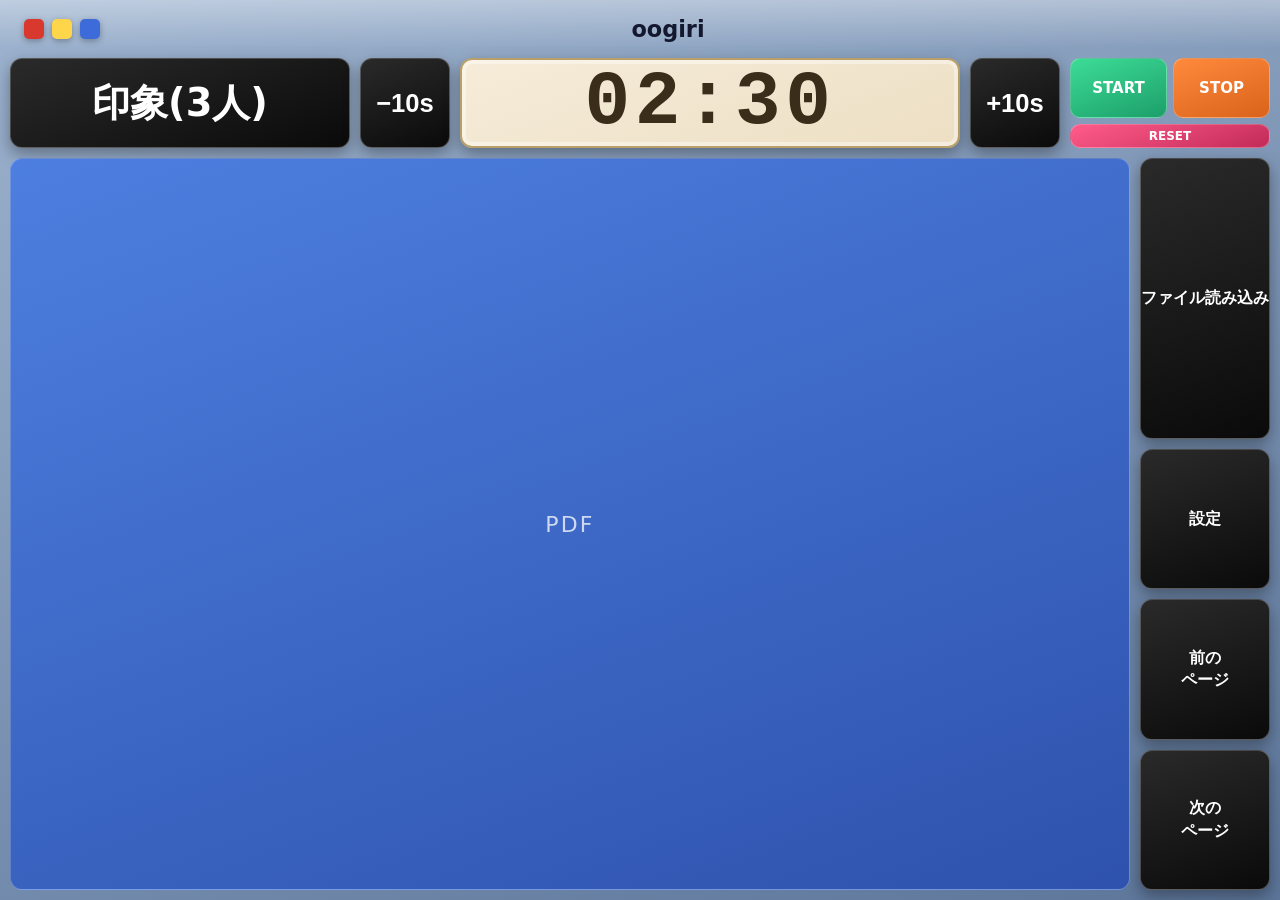
<file: screens/ogiri.html>
<!DOCTYPE html>
<html lang="ja">
<head>
<meta charset="utf-8">
<meta name="viewport" content="width=device-width, initial-scale=1">
<title>大喜利画面</title>
<link rel="stylesheet" href="../css/common.css">
<style>
  body { overflow: hidden; }
  main {
    flex: 1; min-height: 0;
    display: grid;
    grid-template-columns: 1fr auto;
    grid-template-rows: auto 1fr;
    gap: 10px;
    padding: 10px;
  }

  .block {
    background: linear-gradient(160deg, #2a2a2a, #0a0a0a);
    border: 1px solid rgba(255, 255, 255, 0.25);
    border-radius: 12px;
    box-shadow: 0 6px 16px rgba(0, 0, 0, 0.35);
    color: #fff;
    display: flex; align-items: center; justify-content: center;
    text-align: center;
  }
  .block.click { cursor: pointer; user-select: none; transition: filter .12s ease, transform .08s ease; }
  .block.click:hover { filter: brightness(1.1); }
  .block.click:active { transform: translateY(2px); }

  /* ---- 上段：ジャンル / タイマー / START・STOP・RESET ---- */
  .top-row {
    grid-column: 1 / 3;
    display: flex; align-items: stretch; gap: 10px;
  }

  .genre-box {
    flex: 0 0 340px;
    font-size: clamp(22px, 3vw, 40px); font-weight: 900;
    cursor: pointer;
  }
  .genre-box input {
    width: 100%; background: transparent; border: none; color: #fff;
    font: inherit; text-align: center; outline: none;
  }

  .timer-area { flex: 1; display: flex; align-items: stretch; gap: 10px; min-width: 0; }
  .plus10 { flex: 0 0 90px; font-size: clamp(16px, 2vw, 26px); font-weight: 800; }
  .timer-display {
    flex: 1;
    font-family: "Consolas", "Courier New", monospace;
    font-size: clamp(36px, 6vw, 76px); font-weight: 900; letter-spacing: .06em;
    background: linear-gradient(160deg, #f6ecd9, #ecdfc4);
    border: 2px solid #b9a06a;
    color: #3a2e1a;
    box-shadow: inset 0 0 0 4px rgba(255, 255, 255, .4), 0 6px 16px rgba(0, 0, 0, .35);
  }
  .timer-display.warn { color: #a06a1a; }
  .timer-display.danger { color: #a3271f; }

  .transport { flex: 0 0 200px; display: grid; grid-template-columns: 1fr 1fr; grid-template-rows: 1fr auto; gap: 6px; }
  .transport button {
    font: inherit; font-weight: 800; font-size: 15px; color: #fff;
    border: 1px solid rgba(255, 255, 255, 0.25); border-radius: 10px; cursor: pointer;
  }
  #startBtn { background: linear-gradient(160deg, #3ddc97, #1c9f6a); }
  #stopBtn  { background: linear-gradient(160deg, #ff8a3d, #d9631a); }
  #resetBtn {
    grid-column: 1 / 3; background: linear-gradient(160deg, #ff5c8a, #c22a58);
    font-size: 12px; padding: 4px; min-height: 22px;
  }

  /* ---- 下段：PDFビューア / 右サイド操作 ---- */
  .viewer {
    position: relative; min-height: 0;
    background: linear-gradient(160deg, #4d7fe0, #2e52ad);
    border: 1px solid rgba(255, 255, 255, 0.25);
    border-radius: 12px; overflow: hidden;
    display: flex; align-items: center; justify-content: center;
  }
  .viewer canvas { background: #fff; border-radius: 4px; }
  .viewer-placeholder { color: rgba(255, 255, 255, 0.75); font-size: 22px; letter-spacing: .1em; }

  .page-indicator {
    position: absolute; right: 8px; bottom: 8px;
    background: rgba(0, 0, 0, 0.55); color: #fff;
    font-size: 12px; font-weight: 700;
    padding: 3px 9px; border-radius: 999px;
    font-variant-numeric: tabular-nums;
    pointer-events: none;
  }

  .side { display: grid; grid-template-rows: 2fr 1fr 1fr 1fr; gap: 10px; width: 130px; }
  .side .block { flex-direction: column; gap: 4px; font-size: 16px; font-weight: 800; line-height: 1.4; }
  .side label.block input { display: none; }

  /* ---- 設定パネル ---- */
  .settings-panel {
    position: fixed; inset: 0; z-index: 50;
    background: rgba(10, 12, 30, 0.6);
    display: flex; align-items: center; justify-content: center;
  }
  .settings-panel[hidden] { display: none; }
  .settings-box {
    width: min(360px, 90vw);
    display: grid; gap: 14px; padding: 24px;
    background: linear-gradient(160deg, #232a70, #141845);
    border: 1px solid var(--line); border-radius: 16px; box-shadow: var(--shadow);
  }
  .settings-box h2 { margin: 0; font-size: 16px; }
  .settings-box label { display: grid; gap: 6px; font-size: 13px; color: var(--muted); }
  .settings-box input {
    font: inherit; color: var(--fg); background: rgba(0,0,0,.3);
    border: 1px solid var(--line); border-radius: 8px; padding: 8px 10px;
  }
  .settings-box .mmss { display: flex; gap: 8px; align-items: center; }
  .settings-box .mmss input { width: 70px; text-align: center; }
  .settings-box .row { display: flex; gap: 10px; justify-content: flex-end; }
  .settings-box .hint { font-size: 12px; opacity: .8; }
</style>
</head>
<body>
<main>
  <div class="top-row">
    <div class="block genre-box click" id="genreBox">印象</div>

    <div class="timer-area">
      <button class="block plus10" data-delta="-10">−10s</button>
      <div class="block timer-display" id="timerDisplay">02:00</div>
      <button class="block plus10" data-delta="10">+10s</button>
    </div>

    <div class="transport">
      <button id="startBtn">START</button>
      <button id="stopBtn">STOP</button>
      <button id="resetBtn">RESET</button>
    </div>
  </div>

  <div class="viewer" id="viewer">
    <canvas id="pdfCanvas" hidden></canvas>
    <div class="viewer-placeholder" id="viewerPlaceholder">PDF</div>
    <div class="page-indicator" id="pageIndicator" hidden></div>
  </div>

  <div class="side">
    <label class="block click file" for="pdfInput">ファイル読み込み<input type="file" id="pdfInput" accept="application/pdf"></label>
    <button class="block click" id="settingsBtn">設定</button>
    <button class="block click" id="prevBtn">前の<br>ページ</button>
    <button class="block click" id="nextBtn">次の<br>ページ</button>
  </div>
</main>

<div class="settings-panel" id="settingsPanel" hidden>
  <div class="settings-box">
    <h2>設定</h2>
    <span class="hint">お題ごとのタイマー初期値（左上の印象ボックスをクリックして切り替えたとき、この時間にリセットされます）</span>
    <label>
      印象(3人)
      <span class="mmss">
        <input type="number" id="min0" min="0" max="59" value="2"> 分
        <input type="number" id="sec0" min="0" max="59" value="30"> 秒
      </span>
    </label>
    <label>
      印象(全員)
      <span class="mmss">
        <input type="number" id="min1" min="0" max="59" value="3"> 分
        <input type="number" id="sec1" min="0" max="59" value="0"> 秒
      </span>
    </label>
    <label>
      一発
      <span class="mmss">
        <input type="number" id="min2" min="0" max="59" value="1"> 分
        <input type="number" id="sec2" min="0" max="59" value="0"> 秒
      </span>
    </label>
    <div class="row">
      <button class="btn ghost sm" id="settingsCancel">閉じる</button>
      <button class="btn sm" id="settingsApply">適用</button>
    </div>
  </div>
</div>

<script src="../js/vendor/pdfjs/pdf.min.js"></script>
<script src="../js/common.js"></script>
<script src="../js/pdf-sync.js"></script>
<script src="../js/pdf-render.js"></script>
<script>
const { $, $$, mountTopbar, clamp, pdfSync, pdfRender } = QOL;

mountTopbar('oogiri');

// ---- お題（3択）：クリックで切り替え、各お題の初期値は設定画面で編集できる ----
const GENRE_OPTIONS = [
  { label: '印象(3人)', seconds: 150 }, // 2分半
  { label: '印象(全員)', seconds: 180 }, // 3分
  { label: '一発', seconds: 60 },        // 1分
];
let genreIndex = 0;

// ---- タイマー ----
let initialSeconds = GENRE_OPTIONS[genreIndex].seconds;
let remain = initialSeconds;
let timerId = null;

const timerDisplay = $('#timerDisplay');

function formatTime(sec) {
  const m = Math.floor(sec / 60);
  const s = sec % 60;
  return `${String(m).padStart(2, '0')}:${String(s).padStart(2, '0')}`;
}

function renderTimer() {
  timerDisplay.textContent = formatTime(remain);
  timerDisplay.classList.toggle('warn', remain <= 30 && remain > 10);
  timerDisplay.classList.toggle('danger', remain <= 10);
}

function startTimer() {
  if (timerId) return;
  timerId = setInterval(() => {
    remain = Math.max(0, remain - 1);
    renderTimer();
    if (remain === 0) stopTimer();
  }, 1000);
}

function stopTimer() {
  clearInterval(timerId);
  timerId = null;
}

function resetTimer() {
  stopTimer();
  remain = initialSeconds;
  renderTimer();
}

$('#startBtn').addEventListener('click', startTimer);
$('#stopBtn').addEventListener('click', stopTimer);
$('#resetBtn').addEventListener('click', resetTimer);
$$('.plus10').forEach((btn) =>
  btn.addEventListener('click', () => {
    remain = clamp(remain + Number(btn.dataset.delta), 0, 5999);
    renderTimer();
  })
);

// ---- PDFビューア（大喜利カウント画面とページ・PDF本体を共有する） ----
const pdfCanvas = $('#pdfCanvas');
const placeholder = $('#viewerPlaceholder');
const pageIndicator = $('#pageIndicator');
let pdfDoc = null;
let page = pdfSync.getPage();

async function showPage() {
  if (!pdfDoc) return;
  page = await pdfRender.renderPage(pdfDoc, page, pdfCanvas);
  pageIndicator.textContent = `${page} / ${pdfDoc.numPages}`;
}

async function initPdf() {
  const file = await pdfSync.loadPdf();
  if (!file) return;
  pdfDoc = await pdfRender.loadDocument(file);
  pdfCanvas.hidden = false;
  placeholder.hidden = true;
  pageIndicator.hidden = false;
  showPage();
}

$('#pdfInput').addEventListener('change', async (e) => {
  const file = e.target.files[0];
  if (!file) return;
  try {
    await pdfSync.savePdf(file);
  } catch (err) {
    alert(err.message);
    return;
  }
  pdfDoc = await pdfRender.loadDocument(file);
  page = pdfSync.getPage();
  pdfCanvas.hidden = false;
  placeholder.hidden = true;
  pageIndicator.hidden = false;
  showPage();
});

$('#prevBtn').addEventListener('click', () => {
  if (!pdfDoc) return;
  page = Math.max(1, page - 1);
  pdfSync.setPage(page);
  showPage();
});
$('#nextBtn').addEventListener('click', () => {
  if (!pdfDoc) return;
  page = Math.min(pdfDoc.numPages, page + 1);
  pdfSync.setPage(page);
  showPage();
});
pdfSync.onPageChange((n) => {
  page = n;
  showPage();
});
window.addEventListener('resize', () => showPage());

initPdf();

// ---- お題ボックス：クリックで3択を順番に切り替える ----
const genreBox = $('#genreBox');
const settingsPanel = $('#settingsPanel');

function applyGenre(index) {
  genreIndex = ((index % GENRE_OPTIONS.length) + GENRE_OPTIONS.length) % GENRE_OPTIONS.length;
  genreBox.textContent = GENRE_OPTIONS[genreIndex].label;
  initialSeconds = GENRE_OPTIONS[genreIndex].seconds;
  resetTimer();
}
genreBox.addEventListener('click', () => applyGenre(genreIndex + 1));

// ---- 設定パネル：お題ごとのタイマー初期値を編集 ----
function openSettings() {
  GENRE_OPTIONS.forEach((opt, i) => {
    $(`#min${i}`).value = Math.floor(opt.seconds / 60);
    $(`#sec${i}`).value = opt.seconds % 60;
  });
  settingsPanel.hidden = false;
}
function closeSettings() { settingsPanel.hidden = true; }

$('#settingsBtn').addEventListener('click', openSettings);
$('#settingsCancel').addEventListener('click', closeSettings);
$('#settingsApply').addEventListener('click', () => {
  GENRE_OPTIONS.forEach((opt, i) => {
    const m = clamp(Number($(`#min${i}`).value) || 0, 0, 59);
    const s = clamp(Number($(`#sec${i}`).value) || 0, 0, 59);
    opt.seconds = m * 60 + s;
  });
  initialSeconds = GENRE_OPTIONS[genreIndex].seconds;
  resetTimer();
  closeSettings();
});

applyGenre(0);
renderTimer();
</script>
</body>
</html>
</file>
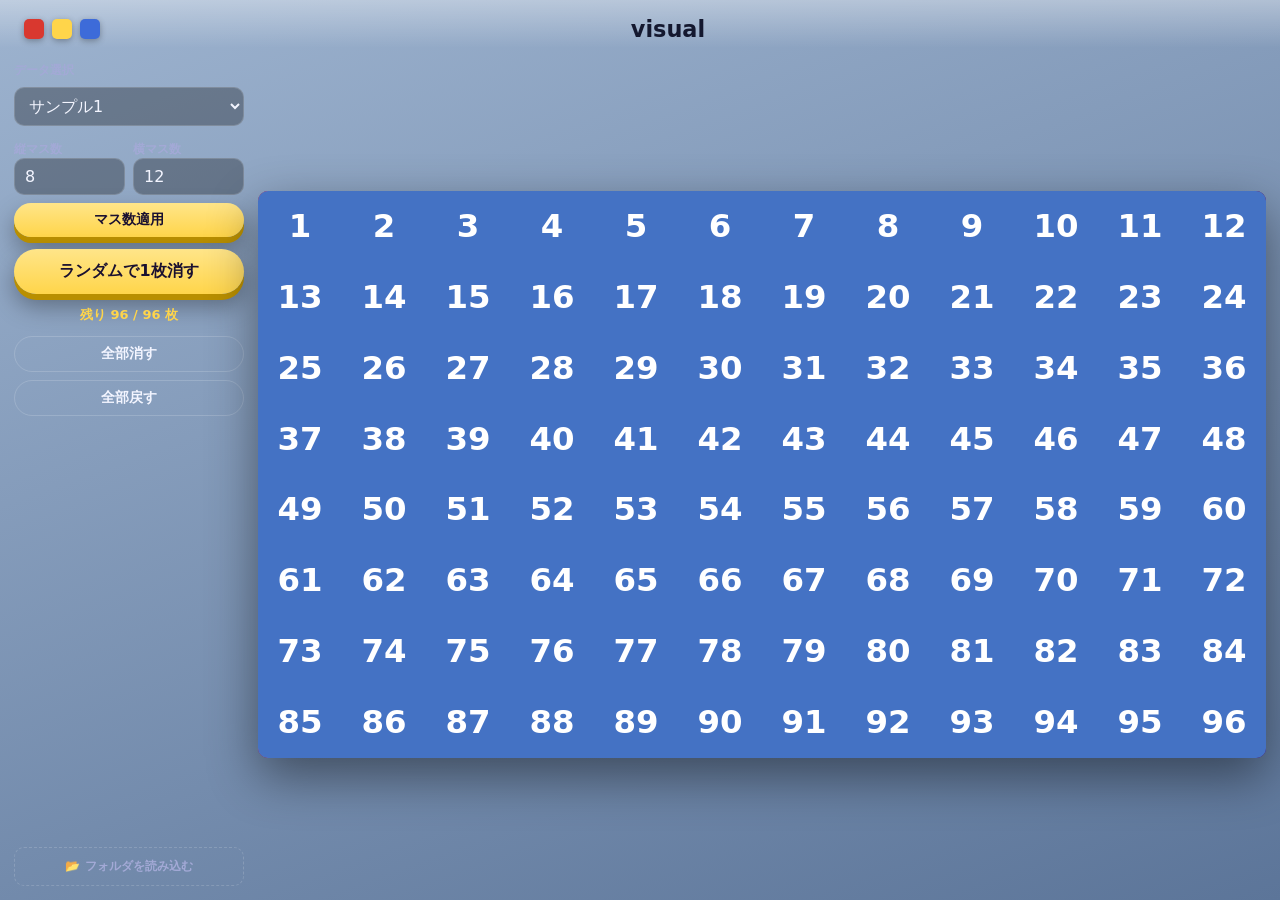
<file: screens/quiz-visual.html>
<!DOCTYPE html>
<html lang="ja">
<head>
<meta charset="utf-8">
<meta name="viewport" content="width=device-width, initial-scale=1">
<title>ビジュアルクイズ画面</title>
<link rel="stylesheet" href="../css/common.css">
<style>
  body { overflow: hidden; }
  main {
    flex: 1; min-height: 0;
    display: grid; grid-template-columns: 230px 1fr;
    gap: 14px; padding: 14px;
  }

  /* ---- 左サイドバー ---- */
  .side {
    display: flex; flex-direction: column; gap: 12px;
    min-height: 0;
  }
  .side .group { display: grid; gap: 8px; }
  .side label { font-size: 12px; color: var(--muted); font-weight: 700; }
  .side select, .side input[type="number"] {
    font: inherit; color: var(--fg);
    background: rgba(0, 0, 0, 0.3);
    border: 1px solid var(--line); border-radius: 10px;
    padding: 8px 10px; width: 100%;
  }
  .grid-inputs { display: grid; grid-template-columns: 1fr 1fr; gap: 8px; }
  .side .spacer { flex: 1; }
  .remain { font-size: 13px; font-weight: 700; color: var(--accent); text-align: center; }

  .filebtn {
    display: block; text-align: center; cursor: pointer;
    font-size: 13px; font-weight: 700;
    border: 1px dashed var(--line); border-radius: 10px;
    padding: 10px; color: var(--muted);
  }
  .filebtn:hover { border-color: var(--accent); color: var(--fg); }
  .filebtn input { display: none; }

  /* ---- 右：画像＋パネルグリッド ---- */
  .arena {
    position: relative; min-width: 0; min-height: 0;
    display: flex; align-items: center; justify-content: center;
  }
  .wrap {
    position: relative;
    border-radius: 10px; overflow: hidden;
    box-shadow: var(--shadow);
    background: #10133a;
  }
  .wrap img {
    position: absolute; inset: 0;
    width: 100%; height: 100%; object-fit: fill;
    display: block;
  }
  .panels {
    position: absolute; inset: 0;
    display: grid; gap: 0;
    background: transparent;
  }
  .panel-tile {
    background: #4472c4;
    display: grid; place-items: center;
    color: #fff; font-weight: 700;
    font-size: clamp(20px, 3.6vh, 36px);
    cursor: pointer; user-select: none;
    transition: opacity .45s ease, transform .45s ease;
  }
  .panel-tile:hover { filter: brightness(1.12); }
  .panel-tile.gone { opacity: 0; transform: scale(.7); pointer-events: none; }

  .empty-note {
    color: var(--muted); font-size: 14px; text-align: center;
  }
</style>
</head>
<body>
<main>
  <aside class="side">
    <div class="group">
      <label for="dataSelect">データ選択</label>
      <select id="dataSelect"></select>
    </div>

    <div class="group">
      <div class="grid-inputs">
        <div>
          <label for="rowsInput">縦マス数</label>
          <input type="number" id="rowsInput" min="1" max="20" value="8">
        </div>
        <div>
          <label for="colsInput">横マス数</label>
          <input type="number" id="colsInput" min="1" max="26" value="12">
        </div>
      </div>
      <button class="btn sm" id="applyBtn">マス数適用</button>
    </div>

    <button class="btn" id="removeBtn">ランダムで1枚消す</button>
    <div class="remain" id="remain"></div>

    <div class="group">
      <button class="btn sm ghost" id="revealBtn">全部消す</button>
      <button class="btn sm ghost" id="resetBtn">全部戻す</button>
    </div>

    <div class="spacer"></div>

    <label class="filebtn">
      📂 フォルダを読み込む
      <input type="file" id="folderInput" webkitdirectory>
    </label>
  </aside>

  <div class="arena" id="arena">
    <div class="wrap" id="wrap" hidden>
      <img id="photo" alt="問題画像">
      <div class="panels" id="panels"></div>
    </div>
    <div class="empty-note" id="emptyNote">
      左下の「ファイル読み込み」から問題画像を追加してください
    </div>
  </div>
</main>

<script src="../js/common.js"></script>
<script>
const { $, mountTopbar, clamp, randInt } = QOL;

mountTopbar('visual');

const dataSelect = $('#dataSelect');
const wrap = $('#wrap'), photo = $('#photo'), panelsEl = $('#panels');
const arena = $('#arena'), emptyNote = $('#emptyNote'), remainEl = $('#remain');

// ---- 画像データ ----
// 初期状態でも動くようにサンプル画像をcanvasで生成しておく
function makeSample(text, bg1, bg2) {
  const cv = document.createElement('canvas');
  cv.width = 1280; cv.height = 720;
  const g = cv.getContext('2d');
  const grad = g.createLinearGradient(0, 0, 1280, 720);
  grad.addColorStop(0, bg1);
  grad.addColorStop(1, bg2);
  g.fillStyle = grad;
  g.fillRect(0, 0, 1280, 720);
  g.fillStyle = 'rgba(255,255,255,.25)';
  for (let i = 0; i < 24; i++) {
    g.beginPath();
    g.arc(Math.random() * 1280, Math.random() * 720, 20 + Math.random() * 70, 0, Math.PI * 2);
    g.fill();
  }
  g.fillStyle = '#fff';
  g.font = '900 140px sans-serif';
  g.textAlign = 'center';
  g.textBaseline = 'middle';
  g.fillText(text, 640, 360);
  return cv.toDataURL('image/png');
}

const images = [
  { name: 'サンプル1', url: makeSample('サンプル 1', '#ff5c8a', '#6b2fa0') },
  { name: 'サンプル2', url: makeSample('サンプル 2', '#1f9ce9', '#17a34a') },
];
let current = 0;
let rows = 8, cols = 12;
let ratio = 1280 / 720;

function renderSelect() {
  dataSelect.innerHTML = '';
  images.forEach((img, i) => {
    const opt = document.createElement('option');
    opt.value = i;
    opt.textContent = img.name;
    dataSelect.appendChild(opt);
  });
  dataSelect.value = current;
}

// 画像の縦横比を保ったままエリア内に最大サイズで収める
function fitWrap() {
  const w = arena.clientWidth, h = arena.clientHeight;
  if (!w || !h) return;
  let fw = w, fh = w / ratio;
  if (fh > h) { fh = h; fw = h * ratio; }
  wrap.style.width = `${Math.floor(fw)}px`;
  wrap.style.height = `${Math.floor(fh)}px`;
}

function buildPanels() {
  panelsEl.style.gridTemplateColumns = `repeat(${cols}, 1fr)`;
  panelsEl.style.gridTemplateRows = `repeat(${rows}, 1fr)`;
  panelsEl.innerHTML = '';
  for (let n = 1; n <= rows * cols; n++) {
    const tile = document.createElement('div');
    tile.className = 'panel-tile';
    tile.textContent = n;
    tile.addEventListener('click', () => {
      tile.classList.add('gone');
      updateRemain();
    });
    panelsEl.appendChild(tile);
  }
  updateRemain();
}

function updateRemain() {
  const left = panelsEl.querySelectorAll('.panel-tile:not(.gone)').length;
  remainEl.textContent = `残り ${left} / ${rows * cols} 枚`;
}

function show(i) {
  current = i;
  const img = images[current];
  emptyNote.hidden = true;
  wrap.hidden = false;
  photo.onload = () => {
    ratio = photo.naturalWidth / photo.naturalHeight || 16 / 9;
    fitWrap();
  };
  photo.src = img.url;
  buildPanels(); // 画像を切り替えたらパネルは全部戻す
}

function removeRandom() {
  const alive = [...panelsEl.querySelectorAll('.panel-tile:not(.gone)')];
  if (!alive.length) return;
  alive[randInt(alive.length)].classList.add('gone');
  updateRemain();
}

// ---- イベント ----
dataSelect.addEventListener('change', () => show(Number(dataSelect.value)));

$('#applyBtn').addEventListener('click', () => {
  rows = clamp(Number($('#rowsInput').value) || 8, 1, 20);
  cols = clamp(Number($('#colsInput').value) || 12, 1, 26);
  $('#rowsInput').value = rows;
  $('#colsInput').value = cols;
  buildPanels();
});

$('#removeBtn').addEventListener('click', removeRandom);
$('#revealBtn').addEventListener('click', () => {
  panelsEl.querySelectorAll('.panel-tile').forEach((t) => t.classList.add('gone'));
  updateRemain();
});
$('#resetBtn').addEventListener('click', buildPanels);

function addImages(files) {
  // 画像以外（フォルダ内の他ファイル）は除外し、名前順で追加
  const imgs = files
    .filter((f) => f.type.startsWith('image/'))
    .sort((a, b) => a.name.localeCompare(b.name, 'ja', { numeric: true }));
  if (!imgs.length) return;
  const startIndex = images.length;
  imgs.forEach((f) => {
    images.push({ name: f.name.replace(/\.[^.]+$/, ''), url: URL.createObjectURL(f) });
  });
  renderSelect();
  dataSelect.value = startIndex;
  show(startIndex);
}

$('#folderInput').addEventListener('change', (e) => addImages([...e.target.files]));
window.addEventListener('resize', fitWrap);

renderSelect();
show(0);
</script>
</body>
</html>
</file>
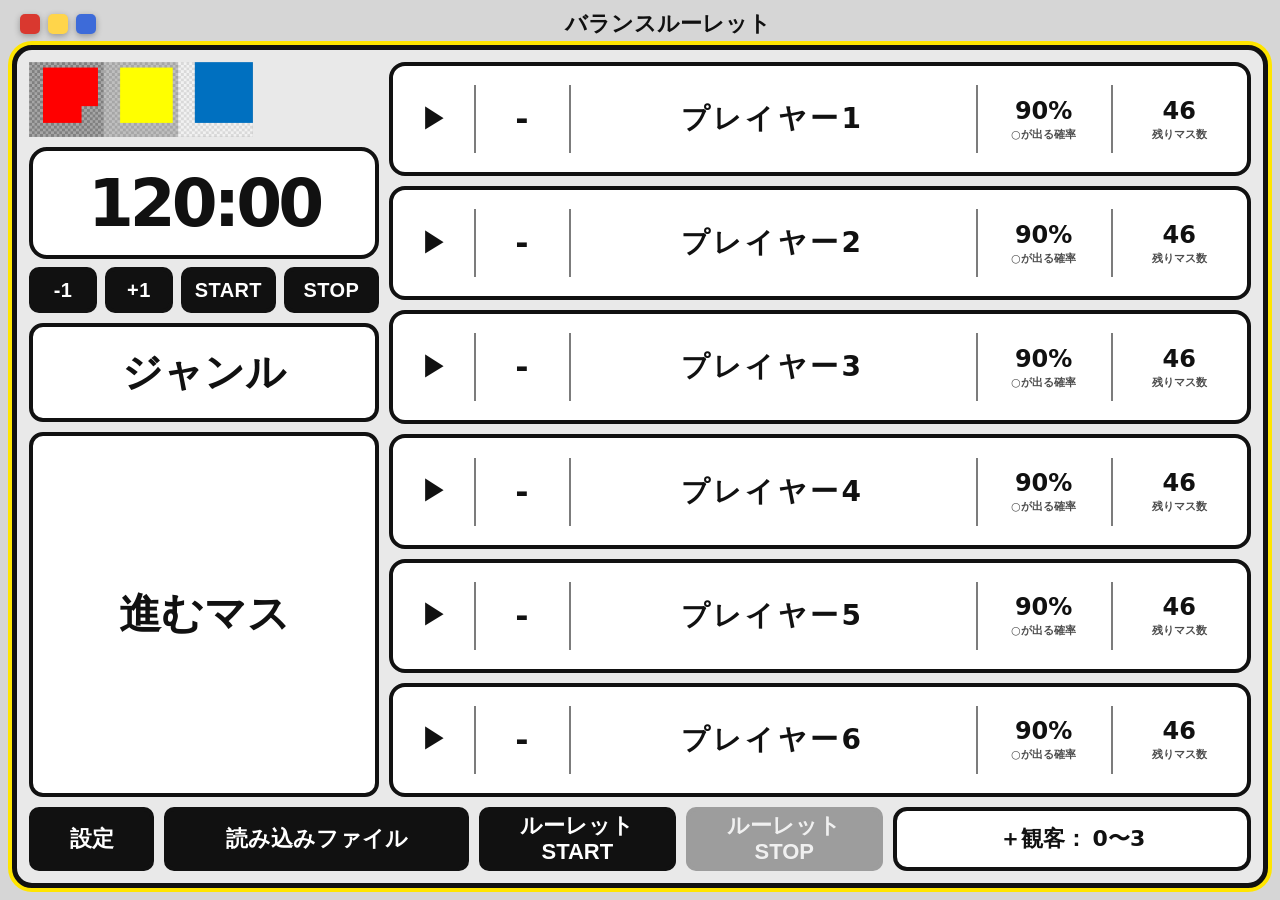
<file: screens/roulette-balance.html>
<!DOCTYPE html>
<html lang="ja">
<head>
<meta charset="utf-8">
<meta name="viewport" content="width=device-width, initial-scale=1">
<title>バランスルーレット画面</title>
<link rel="stylesheet" href="../css/common.css">
<style>
  /* ---- 配色：白地＋極太の黒枠というフラットなUI ---- */
  :root {
    --ink: #111111;
    --paper: #ffffff;
    --page: #d6d6d6;
    --hair: rgba(17, 17, 17, .55);
  }

  body {
    overflow: hidden;
    background: var(--page);
    color: var(--ink);
  }
  /* 共通ヘッダー（3色ドット＋タイトル）も白地に合わせる */
  .window-header { background: none; padding: 8px 20px 2px; }
  .window-header .title { color: var(--ink); }

  main {
    flex: 1; min-height: 0;
    display: grid;
    grid-template-columns: minmax(240px, 350px) 1fr;
    grid-template-rows: 1fr auto;
    gap: 10px;
    margin: 4px 12px 12px;
    padding: 12px;
    background: #e9e9e9;
    border: 5px solid var(--ink);
    border-radius: 20px;
    box-shadow: 0 0 0 4px #ffe500;
  }

  /* 白地＋黒枠の箱。画面内のほぼすべてのパーツがこれを土台にする */
  .block {
    background: var(--paper);
    border: 4px solid var(--ink);
    border-radius: 14px;
    color: var(--ink);
    display: flex; align-items: center; justify-content: center;
    text-align: center;
  }
  .block.click { cursor: pointer; user-select: none; transition: background .12s ease, color .12s ease, transform .08s ease; }
  .block.click:hover { background: #ededed; }
  .block.click:active { transform: translateY(2px); }
  .block.click:disabled { opacity: .35; cursor: not-allowed; background: var(--paper); transform: none; }

  /* 黒ベタのボタン（-1/+1/START/STOP・設定・ルーレット操作） */
  .block.solid { background: var(--ink); color: var(--paper); border-radius: 10px; }
  .block.solid.click:hover { background: #333; }
  .block.solid.click:disabled { opacity: .35; background: var(--ink); }

  /* ---- 左：タイマー / ジャンル / 進むマス ---- */
  .left-col { display: flex; flex-direction: column; gap: 10px; min-height: 0; }

  .board-image {
    width: 64%; max-height: 82px;
    object-fit: contain; object-position: left center;
    flex: 0 0 auto;
  }

  .timer-block { display: flex; flex-direction: column; gap: 8px; flex: 0 0 auto; }

  /* 残り時間は箱の中の塗り（左から減っていく）で表現する */
  .timer-box {
    --pct: 100%;
    height: clamp(84px, 12.5vh, 118px);
    border-radius: 18px;
    background: linear-gradient(to right, var(--paper) 0 var(--pct), #d2d2d2 var(--pct) 100%);
    transition: background .3s ease;
  }
  .timer-ring-inner {
    font-family: "Bahnschrift", "Segoe UI", system-ui, sans-serif;
    font-variation-settings: "wght" 800, "wdth" 68;
    font-size: clamp(42px, 6.6vw, 66px); font-weight: 800; letter-spacing: -0.06em;
    font-variant-numeric: tabular-nums;
    color: var(--ink);
  }
  .timer-box.warn { background: #ffefb0; }
  .timer-box.danger { background: #ffd4d4; }

  .timer-btns { display: grid; grid-template-columns: 1fr 1fr 1.4fr 1.4fr; gap: 8px; height: 46px; }
  .timer-btns .block { font-weight: 900; font-size: clamp(15px, 1.7vw, 20px); letter-spacing: .02em; }

  .genre-box { font-size: clamp(24px, 3.4vw, 40px); font-weight: 900; flex: 0 0 auto; height: clamp(70px, 11vh, 100px); }

  /* ---- 進むマス：1〜4の目を持つ3Dキューブ ---- */
  .result-box {
    font-size: clamp(24px, 3.6vw, 42px); font-weight: 900;
    flex-direction: column; gap: 8px;
    flex: 1 1 auto; min-height: 90px;
  }
  .result-box .placeholder { line-height: 1.3; }

  .dice-scene {
    width: 84px; height: 84px;
    perspective: 600px;
  }
  .dice-cube {
    position: relative; width: 100%; height: 100%;
    transform-style: preserve-3d;
    transition: transform 1.1s cubic-bezier(.15, .8, .25, 1);
  }
  .dice-face {
    position: absolute; inset: 0;
    background: #fff; border-radius: 12px;
    box-shadow: inset 0 0 0 3px var(--ink), 0 4px 10px rgba(0,0,0,.25);
    display: grid; grid-template-columns: repeat(3, 1fr); grid-template-rows: repeat(3, 1fr);
    padding: 14%;
    transform: rotateY(var(--deg)) translateZ(42px);
  }
  .dice-face .pip {
    width: 100%; aspect-ratio: 1; border-radius: 50%;
    background: var(--ink); align-self: center; justify-self: center;
    opacity: 0;
  }
  /* 3x3の升目のうち、どこに点を置くかを面ごとに指定 */
  .dice-face[data-n="1"] .p5 { opacity: 1; }
  .dice-face[data-n="2"] .p1, .dice-face[data-n="2"] .p9 { opacity: 1; }
  .dice-face[data-n="3"] .p1, .dice-face[data-n="3"] .p5, .dice-face[data-n="3"] .p9 { opacity: 1; }
  .dice-face[data-n="4"] .p1, .dice-face[data-n="4"] .p3, .dice-face[data-n="4"] .p7, .dice-face[data-n="4"] .p9 { opacity: 1; }

  .result-label { font-size: clamp(16px, 2vw, 22px); font-weight: 900; }

  /* ---- 右：バランス表（6行） ---- */
  .right-col { display: grid; grid-template-rows: 1fr; gap: 10px; min-height: 0; }

  .rows-table { display: grid; grid-template-rows: repeat(6, 1fr); gap: 10px; min-height: 0; }

  /* 1行＝白地の横長カプセル。中の仕切りは細い縦線だけで区切る */
  .balance-row {
    display: grid; grid-template-columns: 0.6fr 0.7fr 3fr 1fr 1fr;
    min-height: 0;
    background: var(--paper);
    border: 4px solid var(--ink);
    border-radius: 16px;
    transition: opacity .15s ease;
  }
  .balance-row.dim { opacity: .4; }
  .balance-row > .block {
    position: relative;
    background: none; border: none; border-radius: 0;
    padding: 2px;
  }
  .balance-row > .block + .block::before {
    content: ''; position: absolute; left: 0; top: 18%; bottom: 18%;
    width: 2px; background: var(--hair);
  }
  .balance-row > .block.click:hover { background: rgba(0, 0, 0, .06); }
  .balance-row > .block.click:active { transform: none; }

  .turn-btn { font-size: clamp(18px, 2vw, 26px); font-weight: 900; border-radius: 12px 0 0 12px; }
  .turn-btn.active { background: var(--ink); color: var(--paper); }

  .oc-cell { font-size: clamp(20px, 2.6vw, 32px); font-weight: 900; }
  .oc-cell.hit { color: var(--ink); }

  .name-cell { font-size: clamp(18px, 2.2vw, 28px); font-weight: 700; padding: 4px 10px; overflow: hidden; letter-spacing: .12em; }
  .name-cell input {
    font: inherit; font-weight: 700; text-align: center;
    color: var(--ink); background: transparent; border: none;
    width: 100%;
  }

  .prob-cell, .remain-cell { flex-direction: column; gap: 2px; font-size: clamp(16px, 1.9vw, 24px); font-weight: 900; }
  .prob-cell .sub, .remain-cell .sub { font-size: 11px; font-weight: 700; opacity: .75; }

  /* ---- 下段：設定・読み込み・ルーレット操作・観客 ---- */
  .bottom-bar {
    grid-column: 1 / -1;
    display: grid; grid-template-columns: 0.7fr 1.7fr 1.1fr 1.1fr 2fr;
    gap: 10px; height: 64px;
  }
  .bottom-bar .block { font-weight: 900; font-size: clamp(15px, 1.8vw, 22px); line-height: 1.2; }
  .bottom-bar label input { display: none; }
  .audience-box { gap: 6px; font-size: clamp(15px, 1.8vw, 22px); font-weight: 900; }
  .audience-result { font-weight: 900; }
  /* ---- 設定パネル ---- */
  .settings-panel {
    position: fixed; inset: 0; z-index: 50;
    background: rgba(0, 0, 0, 0.45);
    display: flex; align-items: center; justify-content: center;
  }
  .settings-panel[hidden] { display: none; }
  .settings-box {
    width: min(460px, 90vw);
    display: grid; gap: 14px; padding: 24px;
    color: var(--ink);
    background: var(--paper);
    border: 4px solid var(--ink); border-radius: 16px;
  }
  .settings-box { max-height: 84vh; overflow-y: auto; }
  .settings-box h2 { margin: 0; font-size: 21px; font-weight: 900; }
  .settings-box h3 {
    margin: 4px 0 -4px; font-size: 16px; letter-spacing: .08em; font-weight: 900;
    color: var(--ink); border-top: 2px solid var(--ink); padding-top: 14px;
  }
  .settings-box label { display: grid; gap: 6px; font-size: 16px; color: var(--ink); }
  .settings-box input, .settings-box textarea {
    font: inherit; color: var(--ink); background: #f2f2f2;
    border: 2px solid var(--ink); border-radius: 8px; padding: 8px 10px;
    resize: vertical;
  }
  /* 設定パネル内のボタンも白黒に合わせる */
  .settings-box .btn {
    color: var(--paper); background: var(--ink);
    border: 2px solid var(--ink); border-radius: 10px; box-shadow: none;
  }
  .settings-box .btn:active { transform: translateY(2px); box-shadow: none; }
  .settings-box .btn.ghost { color: var(--ink); background: var(--paper); }
  .settings-box .row { display: flex; gap: 10px; justify-content: flex-end; }
  .settings-box .hint { font-size: 14px; opacity: .8; }

  .weight-grid { display: grid; grid-template-columns: repeat(4, 1fr); gap: 8px; }
  .weight-grid label { display: grid; justify-items: center; gap: 4px; font-size: 14px; }
  .weight-grid input { width: 100%; text-align: center; padding: 6px; }

  .weight-list { display: grid; gap: 6px; max-height: 160px; overflow-y: auto; }
  .weight-list .weight-row { display: flex; align-items: center; gap: 8px; font-size: 14px; }
  .weight-list .weight-row span { flex: 1; overflow: hidden; text-overflow: ellipsis; white-space: nowrap; }
  .weight-list .weight-row input { width: 64px; text-align: center; padding: 4px 6px; flex: none; }

  .balance-settings-row { display: grid; grid-template-columns: 2fr 1fr; gap: 6px; font-size: 13px; align-items: center; }
  .balance-settings-row input { padding: 4px 6px; text-align: center; }
  .balance-settings-head { display: grid; grid-template-columns: 2fr 1fr; gap: 6px; font-size: 12px; opacity: .7; }
</style>
</head>
<body>
<main>
  <div class="left-col">
    <img class="board-image" src="../assets/qol_logo.png" alt="QOLロゴ">
    <div class="timer-block">
      <div class="block timer-box" id="timerRing">
        <div class="timer-ring-inner" id="timerDisplay">60:00</div>
      </div>
      <div class="timer-btns">
        <button class="block solid click" id="minusBtn">-1</button>
        <button class="block solid click" id="plusBtn">+1</button>
        <button class="block solid click" id="startTimerBtn">START</button>
        <button class="block solid click" id="stopTimerBtn">STOP</button>
      </div>
    </div>

    <div class="block genre-box" id="genreBox">ジャンル</div>

    <div class="block result-box" id="resultBox">
      <span class="placeholder" id="resultPlaceholder">進むマス</span>
      <div class="dice-scene" id="diceScene" hidden>
        <div class="dice-cube" id="diceCube">
          <div class="dice-face" data-n="1" style="--deg: 0deg">
            <span class="pip p1"></span><span class="pip p2"></span><span class="pip p3"></span>
            <span class="pip p4"></span><span class="pip p5"></span><span class="pip p6"></span>
            <span class="pip p7"></span><span class="pip p8"></span><span class="pip p9"></span>
          </div>
          <div class="dice-face" data-n="2" style="--deg: 90deg">
            <span class="pip p1"></span><span class="pip p2"></span><span class="pip p3"></span>
            <span class="pip p4"></span><span class="pip p5"></span><span class="pip p6"></span>
            <span class="pip p7"></span><span class="pip p8"></span><span class="pip p9"></span>
          </div>
          <div class="dice-face" data-n="3" style="--deg: 180deg">
            <span class="pip p1"></span><span class="pip p2"></span><span class="pip p3"></span>
            <span class="pip p4"></span><span class="pip p5"></span><span class="pip p6"></span>
            <span class="pip p7"></span><span class="pip p8"></span><span class="pip p9"></span>
          </div>
          <div class="dice-face" data-n="4" style="--deg: 270deg">
            <span class="pip p1"></span><span class="pip p2"></span><span class="pip p3"></span>
            <span class="pip p4"></span><span class="pip p5"></span><span class="pip p6"></span>
            <span class="pip p7"></span><span class="pip p8"></span><span class="pip p9"></span>
          </div>
        </div>
      </div>
      <span class="result-label" id="resultLabel" hidden></span>
    </div>

  </div>

  <div class="right-col">
    <div class="rows-table" id="rowsTable"></div>
  </div>

  <div class="bottom-bar">
    <button class="block solid click" id="settingsBtn">設定</button>
    <label class="block solid click" for="fileInput" title="「メンバールーレット」シートのA2〜A7:プレイヤー1〜6の名前／C列:ジャンル／D列:出現確率を読み込みます（全画面共通の1つのExcelを使えます）">読み込みファイル<input type="file" id="fileInput" accept=".xlsx"></label>
    <button class="block solid click" id="rlStart">ルーレット<br>START</button>
    <button class="block solid click" id="rlStop" disabled>ルーレット<br>STOP</button>
    <span class="block audience-box">＋観客：<span class="audience-result" id="audienceResult">0〜3</span></span>
  </div>
</main>

<div class="settings-panel" id="settingsPanel" hidden>
  <div class="settings-box">
    <h2>設定</h2>

    <h3>進むマス</h3>
    <label>
      範囲（最小〜最大）
      <span style="display:flex; gap:8px; align-items:center;">
        <input type="number" id="minRange" min="1" max="99" value="1" style="width:70px">
        〜
        <input type="number" id="maxRange" min="1" max="99" value="4" style="width:70px">
      </span>
      <span class="hint">※ 1〜4の4通りのときだけ3Dダイスで演出されます。それ以外は数字表示になります。○が出たプレイヤーは、この進むマス数だけ残りマス数が減ります。</span>
    </label>
    <label>
      入れ替わり速度（ms・小さいほど速い）
      <input type="number" id="diceSpeed" min="20" max="500" value="60">
    </label>
    <label>
      出る確率（1〜4、比率でOK・すべて同じなら均等）
      <div class="weight-grid" id="diceWeights">
        <label>1<input type="number" min="0" step="0.1" value="1" data-face="1"></label>
        <label>2<input type="number" min="0" step="0.1" value="1" data-face="2"></label>
        <label>3<input type="number" min="0" step="0.1" value="1" data-face="3"></label>
        <label>4<input type="number" min="0" step="0.1" value="1" data-face="4"></label>
      </div>
    </label>

    <h3>ジャンル</h3>
    <label>
      入れ替わり速度（ms）
      <input type="number" id="genreSpeed" min="20" max="500" value="80">
    </label>
    <label>
      出る確率（ジャンルごと）
      <div class="weight-list" id="genreWeightsBox"></div>
    </label>

    <h3>バランス表（6行）</h3>
    <label>
      ○or- 入れ替わり速度（ms）
      <input type="number" id="balanceSpeed" min="20" max="500" value="70">
    </label>
    <label>
      プレイヤー名 / 残りマス数
      <div class="balance-settings-head"><span>プレイヤー名</span><span>残りマス</span></div>
      <div id="balanceRowsBox" style="display:grid; gap:6px;"></div>
      <span class="hint">※ 残りマス数はbanmen（すごろく盤面）画面と連動しています。名前が一致するプレイヤーがいる場合、この値を編集するとbanmen側の駒の位置も一緒に変わります（一致しない行はこの画面だけのローカル値になります）。<br>※ ○が出る確率は残りマス数から自動計算されます（6人の中で一番後ろのプレイヤーがMAX90%、1マス先にいるごとに3%ずつ低下）。▶で選択した1人だけは確率によらず必ず○になります。</span>
    </label>

    <h3>読み込みデータ</h3>
    <label>
      <span class="hint">読み込んだExcelファイルを解除し、ジャンルを初期状態に戻します（全画面で共有しているデータも消えます）。</span>
      <button class="btn ghost sm" id="clearWorkbookBtn" type="button">読み込みデータをクリア</button>
    </label>

    <h3>初期化</h3>
    <label>
      <span class="hint">読み込みファイル・制限時間・進むマス/ジャンル/バランス表の設定など、この画面のすべてを初期値に戻します。</span>
      <button class="btn ghost sm" id="resetAllBtn" type="button">すべて初期値に戻す</button>
    </label>

    <div class="row">
      <button class="btn ghost sm" id="settingsCancel">閉じる</button>
      <button class="btn sm" id="settingsApply">適用</button>
    </div>
  </div>
</div>

<script src="../js/common.js"></script>
<script src="../js/data.js"></script>
<script src="../js/xlsx-lite.js"></script>
<script src="../js/xlsx-sync.js"></script>
<script>
const { $, $$, mountTopbar, onKey, clamp, randInt, pick, xlsxSync } = QOL;
const { rouletteItems, sugorokuCells, players: defaultBoardPlayers } = QOL.data;
const { readSheet } = QOL.xlsxLite;

mountTopbar('バランスルーレット');

// ---- タイマー（-1/+1は1分単位） ----
// 画面はiframeの切り替えで毎回作り直されるため、終了時刻をlocalStorageに保存し、
// 他画面から戻ってきたときに現在時刻から残り秒数を計算し直して復元する。
const TIMER_KEY = 'qol_roulette_balance_timer';
let remain = 120 * 60;
// リングの満タン(100%)基準。60分固定だと、それより長いスタート時間を設定した際に
// リングの目盛りと実際の残り時間がズレるため、「スタート時点の残り時間」を都度、満タン基準にする。
let ringMax = remain;
let timerId = null;
const timerDisplay = $('#timerDisplay');
const timerRing = $('#timerRing');

function saveTimerState() {
  const state = timerId
    ? { running: true, endAt: Date.now() + remain * 1000, ringMax }
    : { running: false, remain, ringMax };
  localStorage.setItem(TIMER_KEY, JSON.stringify(state));
}

function formatTime(sec) {
  const m = Math.floor(sec / 60);
  const s = sec % 60;
  return `${String(m).padStart(2, '0')}:${String(s).padStart(2, '0')}`;
}
function renderTimer() {
  timerDisplay.textContent = formatTime(remain);
  timerRing.style.setProperty('--pct', `${clamp(remain / ringMax, 0, 1) * 100}%`);
  timerRing.classList.toggle('warn', remain <= 30 && remain > 10);
  timerRing.classList.toggle('danger', remain <= 10);
}
function startTimer() {
  if (timerId) return;
  ringMax = Math.max(remain, 1);
  timerId = setInterval(() => {
    remain = Math.max(0, remain - 1);
    renderTimer();
    if (remain === 0) stopTimer();
  }, 1000);
  renderTimer();
  saveTimerState();
}
function stopTimer() {
  clearInterval(timerId);
  timerId = null;
  saveTimerState();
}

(() => {
  try {
    const saved = JSON.parse(localStorage.getItem(TIMER_KEY) || 'null');
    if (!saved) return;
    if (typeof saved.ringMax === 'number' && saved.ringMax > 0) ringMax = saved.ringMax;
    if (saved.running && typeof saved.endAt === 'number') {
      remain = Math.max(0, Math.round((saved.endAt - Date.now()) / 1000));
      ringMax = Math.max(ringMax, remain);
      if (remain > 0) startTimer();
      else saveTimerState();
    } else if (typeof saved.remain === 'number') {
      remain = clamp(saved.remain, 0, 5999 * 60);
      ringMax = Math.max(ringMax, remain);
    }
  } catch { /* 保存データが壊れていれば初期値のまま */ }
})();

$('#minusBtn').addEventListener('click', () => {
  remain = clamp(remain - 60, 0, 5999 * 60);
  if (!timerId) ringMax = Math.max(remain, 1);
  renderTimer();
  saveTimerState();
});
$('#plusBtn').addEventListener('click', () => {
  remain = clamp(remain + 60, 0, 5999 * 60);
  if (!timerId) ringMax = Math.max(remain, 1);
  renderTimer();
  saveTimerState();
});
$('#startTimerBtn').addEventListener('click', startTimer);
$('#stopTimerBtn').addEventListener('click', stopTimer);

// ---- 重み付きランダム抽選（出る確率の反映） ----
function weightedPick(items, weightOf) {
  const weights = items.map((it) => Math.max(0, Number(weightOf(it)) || 0));
  const total = weights.reduce((a, b) => a + b, 0);
  if (total <= 0) return pick(items);
  let r = Math.random() * total;
  for (let i = 0; i < items.length; i++) {
    r -= weights[i];
    if (r <= 0) return items[i];
  }
  return items[items.length - 1];
}

// ---- 進むマス範囲・ジャンル一覧・速度/確率設定 ----
let rangeMin = 1, rangeMax = 4;
let genres = rouletteItems.map((it) => it.label);
let genreWeights = {};
let diceSpeed = 60;
let diceWeights = [1, 1, 1, 1];
let genreSpeed = 80;

// ---- バランス表（6行）：行ごとに「○が出る確率」で独立抽選する ----
// ○が出る確率は残りマス数から自動計算する（手入力はしない）。
// 6人の中で一番後ろ（残りマス数が一番多い）のプレイヤーがMAX90%。
// そこから1マス先（残りマス数が1少ない）にいるごとに3%ずつ下がる。
const ROW_COUNT = 6;
let balanceSpeed = 70; // ○/- のちらつき速度(ms)
let balanceRows = Array.from({ length: ROW_COUNT }, (_, i) => ({
  name: `プレイヤー${i + 1}`,
  remain: 6,  // 残りマス数
  result: '-',
}));
let currentTurn = null; // ▶ で選択した「現在のプレイヤー」の行インデックス（null=未選択）。選択中は必ず○が出る。

// 6行のうち一番後ろ（残りマス数が一番多い）のプレイヤーを基準の90%とし、
// そこから1マス先にいるごとに3%ずつ低くする
function calcProb(remain, lastRemain) {
  return clamp(90 - (lastRemain - remain) * 3, 0, 100);
}
// 表示・抽選ともに、▶で選択中の行は確率によらず必ず100%（○確定）にする
function probFor(i) {
  if (i === currentTurn) return 100;
  const lastRemain = Math.max(...balanceRows.map((r) => r.remain));
  return calcProb(balanceRows[i].remain, lastRemain);
}

// ---- banmen（すごろく盤面）画面と「残りマス数」を連動させる ----
// 親フレーム（index.html）経由のpostMessageで盤面状態を共有し、
// 名前が一致するプレイヤーの pos（現在マス目）から残りマス数を逆算する。
// 一致するプレイヤーがbanmen側にいない行は、これまで通りこの画面だけのローカル値を使う。
// （localStorage/sessionStorage/BroadcastChannel/storageイベントは、file://で開いた場合に
//  ブラウザによって画面〈iframe〉間で共有・配信されないことがあるため使わない。postMessageは
//  origin/file://の制限を受けず、親子関係さえあれば必ず届く。）
const BOARD_GOAL = sugorokuCells.length - 1;
let boardRaw = null;   // { state, active, log }（親から届いた最新の盤面状態のローカルキャッシュ）
let boardReady = false; // 親からの最初の応答（または無応答のタイムアウト）を受け取ったか

function loadBoardRaw() {
  return boardRaw;
}
function saveBoardRaw(raw) {
  boardRaw = raw;
  window.parent.postMessage({ type: 'qol:board:save', payload: raw }, '*');
}

// banmen画面がまだ一度も開かれていない（親フレームも何も持っていない）場合は、
// banmen側と同じ初期状態（既定の名簿・全員スタート位置）を代わりに作っておく。
// これにより、banmenタブを開く前でもバランス表と盤面の連動が最初から機能する。
function ensureBoardRaw() {
  const raw = loadBoardRaw();
  if (raw) return raw;
  const initRaw = { state: defaultBoardPlayers.map((p) => ({ ...p, pos: 0 })), active: 0, log: '' };
  saveBoardRaw(initRaw);
  return initRaw;
}

window.addEventListener('message', (e) => {
  const msg = e.data;
  if (!msg || msg.type !== 'qol:board:update') return;
  boardReady = true;
  if (msg.payload && Array.isArray(msg.payload.state)) {
    boardRaw = msg.payload;
    syncRemainFromBoard();
  }
});
// 親フレームに現在の盤面状態を問い合わせる。応答が無い場合（banmenもこの画面も
// 初回起動で何も無い場合）に備え、少し待って何も届かなければ既定値で自分から起動する。
window.parent.postMessage({ type: 'qol:board:request' }, '*');
setTimeout(() => {
  if (!boardReady) { boardReady = true; syncRemainFromBoard(); }
}, 250);

// banmen側の現在位置から、名前が一致する行の残りマス数を反映する
function syncRemainFromBoard() {
  const raw = ensureBoardRaw();
  if (!raw) return;
  let changed = false;
  balanceRows.forEach((row) => {
    const p = raw.state.find((x) => x.name === row.name);
    if (!p) return;
    const nextRemain = Math.max(0, BOARD_GOAL - p.pos);
    if (row.remain !== nextRemain) { row.remain = nextRemain; changed = true; }
  });
  if (changed) renderRows();
}

// banmen側で同じプレイヤー（旧名）が見つかれば、そのプレイヤーの名前を新しい名前に付け替える
// （位置＝残りマス数は引き継がれる）。banmen側にまだ存在しない場合は何もしない。
function renameOnBoard(oldName, newName) {
  if (!oldName || oldName === newName) return;
  const raw = ensureBoardRaw();
  const p = raw.state.find((x) => x.name === oldName);
  if (!p) return;
  p.name = newName;
  saveBoardRaw(raw);
}

// 設定パネルで残りマス数を直接編集したときも、一致するプレイヤーがいればbanmen側の位置を書き換える
function applyRemainSetting(row, newRemain) {
  const raw = ensureBoardRaw();
  const p = raw.state.find((x) => x.name === row.name);
  if (p) {
    p.pos = clamp(BOARD_GOAL - newRemain, 0, BOARD_GOAL);
    saveBoardRaw(raw);
    row.remain = Math.max(0, BOARD_GOAL - p.pos);
  } else {
    row.remain = Math.max(0, newRemain);
  }
}

const rowsTable = $('#rowsTable');
const rowEls = [];

function renderRows() {
  rowsTable.innerHTML = '';
  rowEls.length = 0;
  balanceRows.forEach((row, i) => {
    const wrap = document.createElement('div');
    wrap.className = 'balance-row';

    const turnBtn = document.createElement('button');
    turnBtn.className = 'block click turn-btn';
    turnBtn.textContent = '▶';
    turnBtn.title = '現在のプレイヤーを明示';
    turnBtn.addEventListener('click', () => {
      currentTurn = currentTurn === i ? null : i;
      renderRows();
    });

    const ocCell = document.createElement('div');
    ocCell.className = 'block oc-cell' + (row.result === '○' ? ' hit' : '');
    ocCell.textContent = row.result;

    const nameCell = document.createElement('div');
    nameCell.className = 'block name-cell';
    nameCell.textContent = row.name;

    const probCell = document.createElement('div');
    probCell.className = 'block prob-cell';
    probCell.innerHTML = `<span>${probFor(i)}%</span><span class="sub">○が出る確率</span>`;

    const remainCell = document.createElement('div');
    remainCell.className = 'block remain-cell';
    remainCell.innerHTML = `<span>${row.remain}</span><span class="sub">残りマス数</span>`;

    wrap.append(turnBtn, ocCell, nameCell, probCell, remainCell);
    rowsTable.appendChild(wrap);
    rowEls.push({ wrap, turnBtn, ocCell, nameCell, probCell, remainCell });
  });
  updateTurnHighlight();
}

function updateTurnHighlight() {
  rowEls.forEach((els, i) => {
    els.turnBtn.classList.toggle('active', currentTurn === i);
    els.wrap.classList.toggle('dim', currentTurn !== null && currentTurn !== i);
  });
}

function renderRowResult(i) {
  const row = balanceRows[i];
  const els = rowEls[i];
  els.ocCell.textContent = row.result;
  els.ocCell.classList.toggle('hit', row.result === '○');
  els.remainCell.innerHTML = `<span>${row.remain}</span><span class="sub">残りマス数</span>`;
}

renderRows();
// 盤面状態との同期は、親フレームからの応答（またはタイムアウト）後に行う
// （上の message リスナー／setTimeout を参照）。ここでは呼ばない。

// ---- ジャンルの「出る確率」編集UI（一覧ごとに数値入力を並べる） ----
function renderGenreWeightsUI() {
  const box = $('#genreWeightsBox');
  box.innerHTML = '';
  genres.forEach((name) => {
    const row = document.createElement('div');
    row.className = 'weight-row';

    const label = document.createElement('span');
    label.textContent = name;

    const input = document.createElement('input');
    input.type = 'number';
    input.min = '0';
    input.step = '0.1';
    input.value = String(genreWeights[name] ?? 1);
    input.dataset.name = name;

    row.append(label, input);
    box.appendChild(row);
  });
}

// ---- バランス行（名前/残りマス数）編集UI ----
// ○が出る確率は残りマス数から自動計算されるため、ここでは編集できない（本体の表で確認する）。
function renderBalanceRowsUI() {
  const box = $('#balanceRowsBox');
  box.innerHTML = '';
  balanceRows.forEach((row, i) => {
    const line = document.createElement('div');
    line.className = 'balance-settings-row';

    const nameInput = document.createElement('input');
    nameInput.type = 'text';
    nameInput.value = row.name;
    nameInput.dataset.field = 'name';
    nameInput.dataset.index = String(i);

    const remainInput = document.createElement('input');
    remainInput.type = 'number';
    remainInput.min = '0';
    remainInput.value = String(row.remain);
    remainInput.dataset.field = 'remain';
    remainInput.dataset.index = String(i);

    line.append(nameInput, remainInput);
    box.appendChild(line);
  });
}

// ---- ルーレット本体（進むマス数 & ジャンル & バランス表の○/-） ----
const genreBox = $('#genreBox');
const resultPlaceholder = $('#resultPlaceholder');
const diceScene = $('#diceScene');
const diceCube = $('#diceCube');
const resultLabel = $('#resultLabel');
const audienceResult = $('#audienceResult');

let genreSpinId = null;
let diceRAF = null;
let spinTextId = null;
let balanceSpinId = null;
let cubeAngle = 0;

const useDice = () => rangeMax - rangeMin + 1 === 4;

function pickDiceFace() {
  return weightedPick([1, 2, 3, 4], (n) => diceWeights[n - 1]);
}

function spinDiceFrame() {
  cubeAngle += 840 / diceSpeed;
  diceCube.style.transform = `rotateY(${cubeAngle}deg)`;
  diceRAF = requestAnimationFrame(spinDiceFrame);
}

function startRoulette() {
  if (genreSpinId || diceRAF || balanceSpinId) return;
  $('#rlStart').disabled = true;
  $('#rlStop').disabled = false;

  genreSpinId = setInterval(() => {
    genreBox.textContent = weightedPick(genres, (g) => genreWeights[g] ?? 1) ?? 'ジャンル';
  }, genreSpeed);

  // バランス表：全6行の○/-を同時にちらつかせる（確定は終了時に各行の確率で個別抽選）
  balanceSpinId = setInterval(() => {
    balanceRows.forEach((row, i) => {
      row.result = Math.random() < 0.5 ? '○' : '-';
      rowEls[i].ocCell.textContent = row.result;
      rowEls[i].ocCell.classList.remove('hit');
    });
  }, balanceSpeed);

  audienceResult.textContent = '抽選中…';

  if (useDice()) {
    resultPlaceholder.hidden = true;
    resultLabel.hidden = true;
    diceScene.hidden = false;
    diceCube.style.transition = 'none';
    spinDiceFrame();
  } else {
    resultPlaceholder.hidden = false;
    diceScene.hidden = true;
    resultLabel.hidden = false;
    spinTextId = setInterval(() => {
      resultPlaceholder.textContent = String(rangeMin + randInt(rangeMax - rangeMin + 1));
    }, diceSpeed);
  }
}

function stopRoulette() {
  if (!genreSpinId && !diceRAF && !spinTextId && !balanceSpinId) return;
  clearInterval(genreSpinId);
  genreSpinId = null;
  $('#rlStart').disabled = false;
  $('#rlStop').disabled = true;

  // 進むマス数を確定させる（バランス表の○確定行は、このマス数ぶん残りマス数を減らす）
  let squares = 1;
  if (diceRAF) {
    cancelAnimationFrame(diceRAF);
    diceRAF = null;
    const final = pickDiceFace(); // 1〜4（出る確率を反映）
    squares = final;
    const desiredMod = ((360 - (final - 1) * 90) % 360 + 360) % 360;
    const currentMod = ((cubeAngle % 360) + 360) % 360;
    const diff = (desiredMod - currentMod + 360) % 360;
    cubeAngle += diff + 720;
    diceCube.style.transition = 'transform 1.1s cubic-bezier(.15,.8,.25,1)';
    diceCube.style.transform = `rotateY(${cubeAngle}deg)`;
    resultLabel.hidden = false;
    resultLabel.textContent = `${final}マス`;
  }
  if (spinTextId) {
    clearInterval(spinTextId);
    spinTextId = null;
    squares = rangeMin + randInt(rangeMax - rangeMin + 1);
    resultPlaceholder.textContent = String(squares);
  }

  // バランス表：行ごとに「○が出る確率」で独立抽選する（○/-の結果表示のみ。
  // banmen側の駒はここでは動かさない。実際に進めるかどうかはbanmen画面で手動操作する）
  if (balanceSpinId) {
    clearInterval(balanceSpinId);
    balanceSpinId = null;
    balanceRows.forEach((row, i) => {
      row.result = Math.random() * 100 < probFor(i) ? '○' : '-';
      renderRowResult(i);
    });
  }

  // 観客：0〜3人がランダムに選ばれる
  const audienceCount = randInt(4);
  audienceResult.textContent = `${audienceCount}人`;
}
$('#rlStart').addEventListener('click', startRoulette);
$('#rlStop').addEventListener('click', stopRoulette);

// ---- 設定パネル ----
const settingsPanel = $('#settingsPanel');

$('#settingsBtn').addEventListener('click', () => {
  $('#minRange').value = rangeMin;
  $('#maxRange').value = rangeMax;
  $('#diceSpeed').value = diceSpeed;
  $$('#diceWeights input').forEach((inp) => { inp.value = diceWeights[Number(inp.dataset.face) - 1]; });

  $('#genreSpeed').value = genreSpeed;
  renderGenreWeightsUI();

  $('#balanceSpeed').value = balanceSpeed;
  renderBalanceRowsUI();

  settingsPanel.hidden = false;
});
$('#settingsCancel').addEventListener('click', () => { settingsPanel.hidden = true; });
$('#settingsApply').addEventListener('click', () => {
  rangeMin = clamp(Number($('#minRange').value) || 1, 1, 99);
  rangeMax = clamp(Number($('#maxRange').value) || 4, rangeMin, 99);
  diceSpeed = clamp(Number($('#diceSpeed').value) || 60, 20, 500);
  $$('#diceWeights input').forEach((inp) => {
    diceWeights[Number(inp.dataset.face) - 1] = Math.max(0, Number(inp.value) || 0);
  });

  genreSpeed = clamp(Number($('#genreSpeed').value) || 80, 20, 500);
  const newGenreWeights = {};
  $$('#genreWeightsBox input').forEach((inp) => {
    newGenreWeights[inp.dataset.name] = Math.max(0, Number(inp.value) || 0);
  });
  genreWeights = newGenreWeights;

  balanceSpeed = clamp(Number($('#balanceSpeed').value) || 70, 20, 500);
  $$('#balanceRowsBox input').forEach((inp) => {
    const row = balanceRows[Number(inp.dataset.index)];
    if (!row) return;
    if (inp.dataset.field === 'name') {
      const newName = inp.value.trim() || row.name;
      renameOnBoard(row.name, newName);
      row.name = newName;
    }
    if (inp.dataset.field === 'remain') applyRemainSetting(row, Math.max(0, Number(inp.value) || 0));
  });
  renderRows();
  syncRemainFromBoard();

  settingsPanel.hidden = true;
});

// ---- Excel読み込み（「メンバールーレット」シートのC列:ジャンル／D列:出現確率を使う。全画面で1つのExcelを共有する） ----
async function applyWorkbook(file) {
  const rows = await readSheet(file, /メンバールーレット/);
  const dataRows = rows.slice(1); // 1行目（見出し）は除外

  const loadedGenres = [];
  const newGenreWeights = {};

  dataRows.forEach((r) => {
    const genre = (r[2] ?? '').trim();
    if (genre) {
      loadedGenres.push(genre);
      const w = Number(r[3]);
      newGenreWeights[genre] = Number.isFinite(w) && w >= 0 ? w : 1;
    }
  });

  // A2〜A7（dataRowsの先頭6件）を、プレイヤー1〜6の名前としてそのまま割り当てる。
  // banmen画面がまだこのExcelを取り込んでいない（＝盤面側が古い名前のまま）場合に備え、
  // 盤面側の同じプレイヤーもここで一緒に改名しておく（そうしないと名前が一致せず、
  // 残りマス数がbanmenと連動しなくなる）。
  let namedCount = 0;
  for (let i = 0; i < ROW_COUNT; i++) {
    const name = (dataRows[i]?.[0] ?? '').trim();
    if (name && name !== balanceRows[i].name) {
      renameOnBoard(balanceRows[i].name, name);
      balanceRows[i].name = name;
      namedCount++;
    } else if (name) {
      namedCount++;
    }
  }
  if (namedCount) { renderRows(); syncRemainFromBoard(); }

  if (!loadedGenres.length && !namedCount) {
    throw new Error('A列にプレイヤー名、C列にジャンル名が見つかりませんでした');
  }

  genres = loadedGenres.length ? loadedGenres : genres;
  if (loadedGenres.length) genreWeights = newGenreWeights;

  const parts = [];
  if (namedCount) parts.push(`プレイヤー${namedCount}人`);
  if (loadedGenres.length) parts.push(`ジャンル${loadedGenres.length}件`);
  return parts.join(' / ');
}

$('#fileInput').addEventListener('change', async (e) => {
  const file = e.target.files[0];
  if (!file) return;
  try {
    await xlsxSync.saveWorkbook(file);
  } catch (err) {
    alert(err.message);
    return;
  }
  try {
    const summary = await applyWorkbook(file);
    alert(`${summary} を読み込みました`);
  } catch (err) {
    alert(`読み込みに失敗しました：${err.message}`);
  }
});

// ---- 読み込みデータのクリア（Excelを解除し、ジャンルを初期状態に戻す） ----
$('#clearWorkbookBtn').addEventListener('click', () => {
  if (!confirm('読み込んだExcelを解除して、ジャンルを初期状態に戻します。よろしいですか？')) return;
  xlsxSync.clearWorkbook();
  genres = rouletteItems.map((it) => it.label);
  genreWeights = {};
  renderGenreWeightsUI();
  alert('読み込みデータをクリアしました');
});

// ---- すべて初期値に戻す（タイマー・読み込みデータ・進むマス/ジャンル/バランス表の設定を一括リセット） ----
$('#resetAllBtn').addEventListener('click', () => {
  if (!confirm('タイマー・読み込みファイル・各種設定など、この画面のすべてを初期値に戻します。よろしいですか？')) return;

  stopTimer();
  remain = 120 * 60;
  ringMax = remain;
  renderTimer();
  saveTimerState();

  rangeMin = 1;
  rangeMax = 4;
  diceSpeed = 60;
  diceWeights = [1, 1, 1, 1];

  genreSpeed = 80;

  xlsxSync.clearWorkbook();
  genres = rouletteItems.map((it) => it.label);
  genreWeights = {};

  balanceSpeed = 70;
  balanceRows = Array.from({ length: ROW_COUNT }, (_, i) => ({
    name: `プレイヤー${i + 1}`,
    remain: 6,
    result: '-',
  }));
  currentTurn = null;
  renderRows();
  syncRemainFromBoard();
  audienceResult.textContent = '0〜3';

  $('#minRange').value = rangeMin;
  $('#maxRange').value = rangeMax;
  $('#diceSpeed').value = diceSpeed;
  $$('#diceWeights input').forEach((inp) => { inp.value = diceWeights[Number(inp.dataset.face) - 1]; });
  $('#genreSpeed').value = genreSpeed;
  renderGenreWeightsUI();
  $('#balanceSpeed').value = balanceSpeed;
  renderBalanceRowsUI();

  alert('すべて初期値に戻しました');
});

// 他の画面で読み込み済みのExcelがあれば、起動時に自動で取り込む
async function syncWorkbookFromStorage() {
  try {
    const file = await xlsxSync.loadWorkbook();
    if (!file) return;
    await applyWorkbook(file);
  } catch (err) { console.warn('[バランスルーレット]', err.message); }
}

syncWorkbookFromStorage();

// 他の画面でExcelが読み込まれたら、この画面も自動的に反映する
xlsxSync.onWorkbookChange(syncWorkbookFromStorage);

onKey({ ' ': () => (genreSpinId || diceRAF || spinTextId || balanceSpinId ? stopRoulette() : startRoulette()) });

renderTimer();
</script>
</body>
</html>
</file>
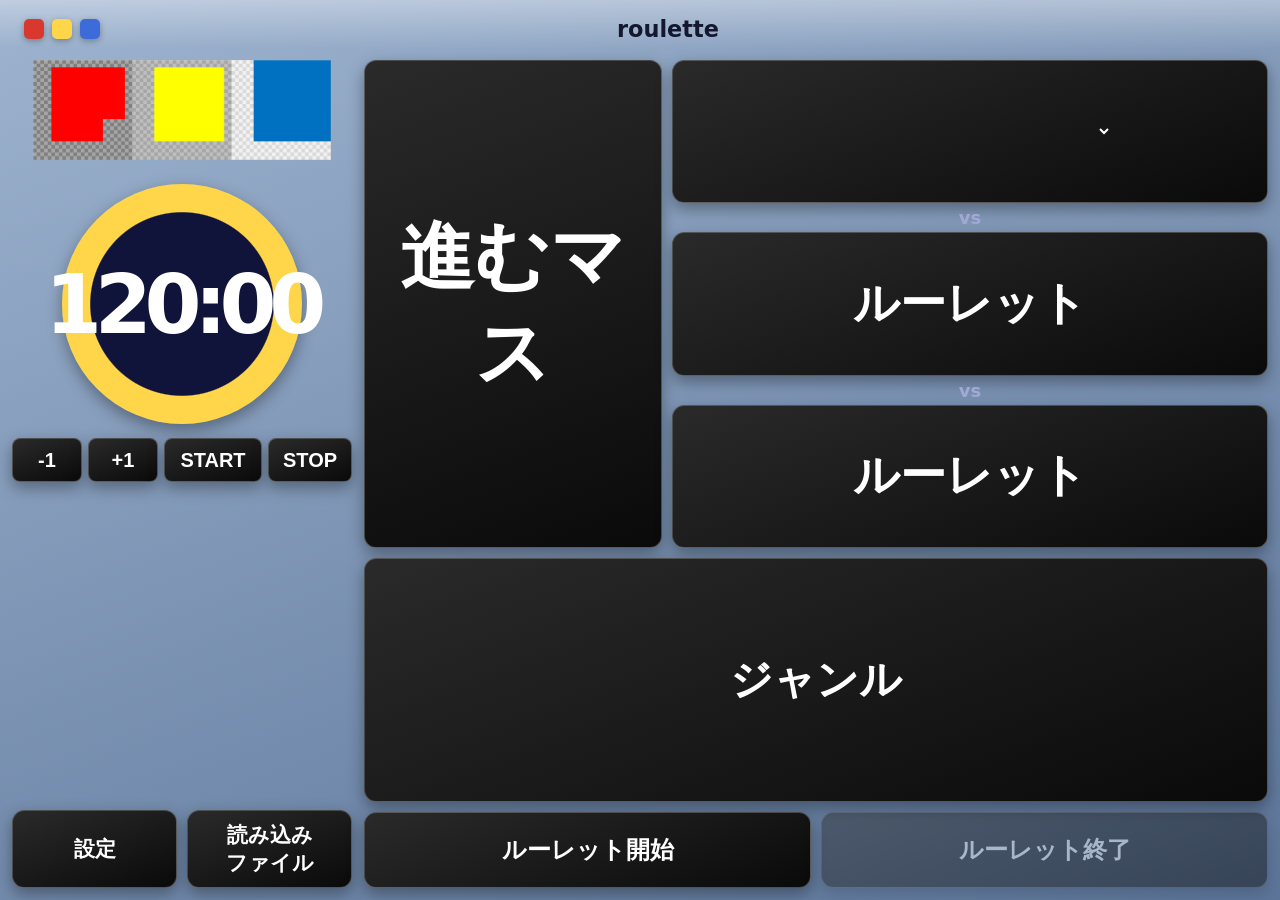
<file: screens/roulette.html>
<!DOCTYPE html>
<html lang="ja">
<head>
<meta charset="utf-8">
<meta name="viewport" content="width=device-width, initial-scale=1">
<title>ルーレット画面</title>
<link rel="stylesheet" href="../css/common.css">
<style>
  /* ---- デザイン比較用の変数（既定値＝現行デザイン） ---- */
  :root {
    --block-a: #2a2a2a;
    --block-b: #0a0a0a;
    --block-border: rgba(255, 255, 255, 0.25);
    --settings-a: #232a70;
    --settings-b: #141845;
    --ring-core: #10143a;
  }

  body { overflow: hidden; }
  main {
    flex: 1; min-height: 0;
    display: grid;
    grid-template-columns: minmax(220px, 340px) 1fr;
    gap: 12px;
    padding: 12px;
  }

  .block {
    background: linear-gradient(160deg, var(--block-a), var(--block-b));
    border: 1px solid var(--block-border);
    border-radius: 12px;
    box-shadow: 0 6px 16px rgba(0, 0, 0, 0.35);
    color: #fff;
    display: flex; align-items: center; justify-content: center;
    text-align: center;
  }
  .block.click { cursor: pointer; user-select: none; transition: filter .12s ease, transform .08s ease; }
  .block.click:hover { filter: brightness(1.1); }
  .block.click:active { transform: translateY(2px); }
  .block.click:disabled { opacity: .45; cursor: not-allowed; filter: none; }

  /* ---- 左：タイマー & 設定/読み込み ---- */
  .left-col { display: flex; flex-direction: column; gap: 10px; min-height: 0; }

  .board-image {
    width: 100%; max-height: 100px;
    object-fit: contain;
    flex: 0 0 auto;
  }

  /* リング型：残り時間を円弧の減り具合で表現する */
  .timer-block { display: flex; flex-direction: column; align-items: center; gap: 14px; flex: 0 0 auto; padding: 14px 0 2px; }

  .timer-ring {
    --pct: 100%;
    --ring-color: var(--accent);
    width: min(92%, 240px);
    aspect-ratio: 1;
    border-radius: 50%;
    background:
      radial-gradient(closest-side, var(--ring-core) 76%, transparent 77% 100%),
      conic-gradient(var(--ring-color) 0% var(--pct), rgba(255, 255, 255, 0.14) var(--pct) 100%);
    box-shadow: 0 6px 16px rgba(0, 0, 0, 0.35);
    display: flex; align-items: center; justify-content: center;
    transition: background 0.3s ease;
  }
  .timer-ring-inner {
    font-family: "Bahnschrift", "Segoe UI", system-ui, sans-serif;
    font-variation-settings: "wght" 700, "wdth" 68;
    font-size: clamp(54px, 9.5vw, 82px); font-weight: 700; letter-spacing: -0.09em;
    font-variant-numeric: tabular-nums;
    color: #fff;
  }
  .timer-ring.warn { --ring-color: #ffd54a; }
  .timer-ring.warn .timer-ring-inner { color: #ffd54a; }
  .timer-ring.danger { --ring-color: #ff6b6b; }
  .timer-ring.danger .timer-ring-inner { color: #ff6b6b; }

  .timer-btns { display: grid; grid-template-columns: 1fr 1fr 1.4fr 1.2fr; gap: 6px; width: 100%; height: 44px; }
  .timer-btns .block { font-weight: 800; font-size: 20px; border-radius: 8px; }

  .left-spacer { flex: 1; }

  .left-bottom { flex: 0 0 auto; display: grid; grid-template-columns: 1fr 1fr; gap: 10px; height: 78px; }
  .left-bottom .block { font-weight: 800; font-size: 21px; line-height: 1.35; }
  .left-bottom label input { display: none; }

  /* ---- 右：結果 / プレイヤー / ジャンル / 開始終了 ---- */
  /* 画像の比率に合わせ、ジャンル欄にも上段(進むマス+プレイヤー)の半分ほどの面積を確保する */
  .right-col { display: grid; grid-template-rows: 2fr 1fr auto; gap: 10px; min-height: 0; }

  .top-row { display: grid; grid-template-columns: 1fr 2fr; gap: 10px; min-height: 0; }

  .result-box {
    font-size: clamp(40px, 6.5vw, 74px); font-weight: 900;
    flex-direction: column; gap: 14px;
  }
  .result-box .placeholder { line-height: 1.3; }

  /* ---- 進むマス：1〜4の目を持つ3Dキューブ ---- */
  .dice-scene {
    width: 110px; height: 110px;
    perspective: 700px;
  }
  .dice-cube {
    position: relative; width: 100%; height: 100%;
    transform-style: preserve-3d;
    transition: transform 1.1s cubic-bezier(.15, .8, .25, 1);
  }
  .dice-face {
    position: absolute; inset: 0;
    background: #fff; border-radius: 14px;
    box-shadow: inset 0 0 0 3px rgba(0,0,0,.12), 0 6px 14px rgba(0,0,0,.35);
    display: grid; grid-template-columns: repeat(3, 1fr); grid-template-rows: repeat(3, 1fr);
    padding: 14%;
    transform: rotateY(var(--deg)) translateZ(55px);
  }
  .dice-face .pip {
    width: 100%; aspect-ratio: 1; border-radius: 50%;
    background: #1a1030; align-self: center; justify-self: center;
    opacity: 0;
  }
  /* 3x3の升目のうち、どこに点を置くかを面ごとに指定 */
  .dice-face[data-n="1"] .p5 { opacity: 1; }
  .dice-face[data-n="2"] .p1, .dice-face[data-n="2"] .p9 { opacity: 1; }
  .dice-face[data-n="3"] .p1, .dice-face[data-n="3"] .p5, .dice-face[data-n="3"] .p9 { opacity: 1; }
  .dice-face[data-n="4"] .p1, .dice-face[data-n="4"] .p3, .dice-face[data-n="4"] .p7, .dice-face[data-n="4"] .p9 { opacity: 1; }

  .result-label { font-size: clamp(22px, 2.8vw, 30px); font-weight: 800; opacity: .95; }

  .players-col { display: flex; flex-direction: column; min-height: 0; }
  .player-row { flex: 1; font-weight: 800; flex-direction: column; gap: 4px; overflow: hidden; padding: 6px 10px; transition: opacity .15s ease, filter .15s ease; }
  .player-row.dim { opacity: .35; filter: grayscale(1); }
  .player-row .mode {
    font-weight: 900; font-size: 46px; /* JSで枠に収まるよう自動調整される初期値 */
    white-space: nowrap; max-width: 100%;
  }
  .vs { text-align: center; font-weight: 800; color: var(--muted); font-size: 18px; padding: 4px 0; }

  .player-select {
    font: inherit; font-weight: 900; font-size: 42px; /* JSで自動調整される初期値 */
    text-align: center;
    color: #fff; background: transparent;
    border: none; border-radius: 6px; padding: 4px 10px;
    max-width: 100%;
  }
  .player-select option { color: #1a1030; }

  .genre-box { font-size: clamp(26px, 4vw, 42px); font-weight: 800; flex-direction: column; gap: 6px; }
  .genre-box .name { font-size: clamp(34px, 5.6vw, 56px); font-weight: 900; }

  .action-row { display: grid; grid-template-columns: 1fr 1fr; gap: 10px; height: 76px; }
  .action-row .block { font-weight: 800; font-size: 24px; }

  /* ---- 設定パネル ---- */
  .settings-panel {
    position: fixed; inset: 0; z-index: 50;
    background: rgba(10, 12, 30, 0.6);
    display: flex; align-items: center; justify-content: center;
  }
  .settings-panel[hidden] { display: none; }
  .settings-box {
    width: min(420px, 90vw);
    display: grid; gap: 14px; padding: 24px;
    background: linear-gradient(160deg, var(--settings-a), var(--settings-b));
    border: 1px solid var(--line); border-radius: 16px; box-shadow: var(--shadow);
  }
  .settings-box { max-height: 84vh; overflow-y: auto; }
  .settings-box h2 { margin: 0; font-size: 21px; }
  .settings-box h3 {
    margin: 4px 0 -4px; font-size: 16px; letter-spacing: .08em;
    color: var(--accent); border-top: 1px solid var(--line); padding-top: 14px;
  }
  .settings-box label { display: grid; gap: 6px; font-size: 16px; color: var(--muted); }
  .settings-box input, .settings-box textarea {
    font: inherit; color: var(--fg); background: rgba(0,0,0,.3);
    border: 1px solid var(--line); border-radius: 8px; padding: 8px 10px;
    resize: vertical;
  }
  .settings-box .row { display: flex; gap: 10px; justify-content: flex-end; }
  .settings-box .hint { font-size: 14px; opacity: .8; }

  .weight-grid { display: grid; grid-template-columns: repeat(4, 1fr); gap: 8px; }
  .weight-grid label { display: grid; justify-items: center; gap: 4px; font-size: 14px; }
  .weight-grid input { width: 100%; text-align: center; padding: 6px; }

  .weight-list { display: grid; gap: 6px; max-height: 160px; overflow-y: auto; }
  .weight-list .weight-row { display: flex; align-items: center; gap: 8px; font-size: 14px; }
  .weight-list .weight-row span { flex: 1; overflow: hidden; text-overflow: ellipsis; white-space: nowrap; }
  .weight-list .weight-row input { width: 64px; text-align: center; padding: 4px 6px; flex: none; }
</style>
</head>
<body>
<main>
  <div class="left-col">
    <img class="board-image" src="../assets/qol_logo.png" alt="QOLロゴ">
    <div class="timer-block">
      <div class="timer-ring" id="timerRing">
        <div class="timer-ring-inner" id="timerDisplay">60:00</div>
      </div>
      <div class="timer-btns">
        <button class="block click" id="minusBtn">-1</button>
        <button class="block click" id="plusBtn">+1</button>
        <button class="block click" id="startTimerBtn">START</button>
        <button class="block click" id="stopTimerBtn">STOP</button>
      </div>
    </div>
    <div class="left-spacer"></div>
    <div class="left-bottom">
      <button class="block click" id="settingsBtn">設定</button>
      <label class="block click" for="fileInput" title="「メンバールーレット」シートを読み込みます（A列:メンバー／B列:出現確率／C列:ジャンル／D列:出現確率。全画面共通の1つのExcelを使えます）">読み込み<br>ファイル<input type="file" id="fileInput" accept=".xlsx"></label>
    </div>
  </div>

  <div class="right-col">
    <div class="top-row">
      <div class="block result-box" id="resultBox">
        <span class="placeholder" id="resultPlaceholder">進むマス</span>
        <div class="dice-scene" id="diceScene" hidden>
          <div class="dice-cube" id="diceCube">
            <div class="dice-face" data-n="1" style="--deg: 0deg">
              <span class="pip p1"></span><span class="pip p2"></span><span class="pip p3"></span>
              <span class="pip p4"></span><span class="pip p5"></span><span class="pip p6"></span>
              <span class="pip p7"></span><span class="pip p8"></span><span class="pip p9"></span>
            </div>
            <div class="dice-face" data-n="2" style="--deg: 90deg">
              <span class="pip p1"></span><span class="pip p2"></span><span class="pip p3"></span>
              <span class="pip p4"></span><span class="pip p5"></span><span class="pip p6"></span>
              <span class="pip p7"></span><span class="pip p8"></span><span class="pip p9"></span>
            </div>
            <div class="dice-face" data-n="3" style="--deg: 180deg">
              <span class="pip p1"></span><span class="pip p2"></span><span class="pip p3"></span>
              <span class="pip p4"></span><span class="pip p5"></span><span class="pip p6"></span>
              <span class="pip p7"></span><span class="pip p8"></span><span class="pip p9"></span>
            </div>
            <div class="dice-face" data-n="4" style="--deg: 270deg">
              <span class="pip p1"></span><span class="pip p2"></span><span class="pip p3"></span>
              <span class="pip p4"></span><span class="pip p5"></span><span class="pip p6"></span>
              <span class="pip p7"></span><span class="pip p8"></span><span class="pip p9"></span>
            </div>
          </div>
        </div>
        <span class="result-label" id="resultLabel" hidden></span>
      </div>
      <div class="players-col">
        <div class="block player-row" id="player1Box">
          <select class="player-select" id="player1Select"></select>
        </div>
        <div class="vs">vs</div>
        <div class="block player-row" id="player2Box">
          <span class="mode" id="player2Name">ルーレット</span>
        </div>
        <div class="vs">vs</div>
        <div class="block player-row" id="player3Box">
          <span class="mode" id="player3Name">ルーレット</span>
        </div>
      </div>
    </div>

    <div class="block genre-box" id="genreBox">ジャンル</div>

    <div class="action-row">
      <button class="block click" id="rlStart">ルーレット開始</button>
      <button class="block click" id="rlStop" disabled>ルーレット終了</button>
    </div>
  </div>
</main>

<div class="settings-panel" id="settingsPanel" hidden>
  <div class="settings-box">
    <h2>設定</h2>

    <h3>進むマス</h3>
    <label>
      範囲（最小〜最大）
      <span style="display:flex; gap:8px; align-items:center;">
        <input type="number" id="minRange" min="1" max="99" value="1" style="width:70px">
        〜
        <input type="number" id="maxRange" min="1" max="99" value="4" style="width:70px">
      </span>
      <span class="hint">※ 1〜4の4通りのときだけ3Dダイスで演出されます。それ以外は数字表示になります。</span>
    </label>
    <label>
      入れ替わり速度（ms・小さいほど速い）
      <input type="number" id="diceSpeed" min="20" max="500" value="60">
    </label>
    <label>
      出る確率（1〜4、比率でOK・すべて同じなら均等）
      <div class="weight-grid" id="diceWeights">
        <label>1<input type="number" min="0" step="0.1" value="1" data-face="1"></label>
        <label>2<input type="number" min="0" step="0.1" value="1" data-face="2"></label>
        <label>3<input type="number" min="0" step="0.1" value="1" data-face="3"></label>
        <label>4<input type="number" min="0" step="0.1" value="1" data-face="4"></label>
      </div>
    </label>

    <h3>プレイヤー</h3>
    <label>
      プレイヤー2 入れ替わり速度（ms）
      <input type="number" id="playerSpeed2" min="20" max="500" value="80">
    </label>
    <label>
      プレイヤー3 入れ替わり速度（ms）
      <input type="number" id="playerSpeed3" min="20" max="500" value="80">
    </label>
    <label>
      出る確率（名簿ごと）
      <div class="weight-list" id="playerWeightsBox"></div>
    </label>

    <h3>ジャンル</h3>
    <label>
      入れ替わり速度（ms）
      <input type="number" id="genreSpeed" min="20" max="500" value="80">
    </label>
    <label>
      出る確率（ジャンルごと）
      <div class="weight-list" id="genreWeightsBox"></div>
    </label>

    <h3>読み込みデータ</h3>
    <label>
      <span class="hint">読み込んだExcelファイルを解除し、プレイヤー・ジャンルを初期状態に戻します（全画面で共有しているデータも消えます）。</span>
      <button class="btn ghost sm" id="clearWorkbookBtn" type="button">読み込みデータをクリア</button>
    </label>

    <h3>初期化</h3>
    <label>
      <span class="hint">読み込みファイル・制限時間・進むマス/プレイヤー/ジャンルの設定など、この画面のすべてを初期値に戻します。</span>
      <button class="btn ghost sm" id="resetAllBtn" type="button">すべて初期値に戻す</button>
    </label>

    <div class="row">
      <button class="btn ghost sm" id="settingsCancel">閉じる</button>
      <button class="btn sm" id="settingsApply">適用</button>
    </div>
  </div>
</div>

<script src="../js/common.js"></script>
<script src="../js/data.js"></script>
<script src="../js/xlsx-lite.js"></script>
<script src="../js/xlsx-sync.js"></script>
<script>
const { $, $$, mountTopbar, onKey, clamp, randInt, pick, xlsxSync } = QOL;
const { rouletteItems } = QOL.data;
const { readSheet } = QOL.xlsxLite;

mountTopbar('roulette');

// ---- タイマー（-1/+1は1分単位） ----
// 画面はiframeの切り替えで毎回作り直されるため、終了時刻をlocalStorageに保存し、
// 他画面から戻ってきたときに現在時刻から残り秒数を計算し直して復元する。
const TIMER_KEY = 'qol_roulette_timer';
let remain = 120 * 60;
// リングの満タン(100%)基準。60分固定だと、それより長いスタート時間を設定した際に
// リングの目盛りと実際の残り時間がズレるため、「スタート時点の残り時間」を都度、満タン基準にする。
let ringMax = remain;
let timerId = null;
const timerDisplay = $('#timerDisplay');
const timerRing = $('#timerRing');

function saveTimerState() {
  const state = timerId
    ? { running: true, endAt: Date.now() + remain * 1000, ringMax }
    : { running: false, remain, ringMax };
  localStorage.setItem(TIMER_KEY, JSON.stringify(state));
}

function formatTime(sec) {
  const m = Math.floor(sec / 60);
  const s = sec % 60;
  return `${String(m).padStart(2, '0')}:${String(s).padStart(2, '0')}`;
}
function renderTimer() {
  timerDisplay.textContent = formatTime(remain);
  timerRing.style.setProperty('--pct', `${clamp(remain / ringMax, 0, 1) * 100}%`);
  timerRing.classList.toggle('warn', remain <= 30 && remain > 10);
  timerRing.classList.toggle('danger', remain <= 10);
}
function startTimer() {
  if (timerId) return;
  // その時点の残り時間を「スタート時間」として、リングの満タン基準に採用する
  ringMax = Math.max(remain, 1);
  timerId = setInterval(() => {
    remain = Math.max(0, remain - 1);
    renderTimer();
    if (remain === 0) stopTimer();
  }, 1000);
  renderTimer();
  saveTimerState();
}
function stopTimer() {
  clearInterval(timerId);
  timerId = null;
  saveTimerState();
}

// 他画面から戻ってきたときのために、保存済みの状態を復元する
(() => {
  try {
    const saved = JSON.parse(localStorage.getItem(TIMER_KEY) || 'null');
    if (!saved) return;
    if (typeof saved.ringMax === 'number' && saved.ringMax > 0) ringMax = saved.ringMax;
    if (saved.running && typeof saved.endAt === 'number') {
      remain = Math.max(0, Math.round((saved.endAt - Date.now()) / 1000));
      ringMax = Math.max(ringMax, remain);
      if (remain > 0) startTimer();
      else saveTimerState();
    } else if (typeof saved.remain === 'number') {
      remain = clamp(saved.remain, 0, 5999 * 60);
      ringMax = Math.max(ringMax, remain);
    }
  } catch { /* 保存データが壊れていれば初期値のまま */ }
})();

$('#minusBtn').addEventListener('click', () => {
  remain = clamp(remain - 60, 0, 5999 * 60);
  if (!timerId) ringMax = Math.max(remain, 1);
  renderTimer();
  saveTimerState();
});
$('#plusBtn').addEventListener('click', () => {
  remain = clamp(remain + 60, 0, 5999 * 60);
  if (!timerId) ringMax = Math.max(remain, 1);
  renderTimer();
  saveTimerState();
});
$('#startTimerBtn').addEventListener('click', startTimer);
$('#stopTimerBtn').addEventListener('click', stopTimer);

// ---- 重み付きランダム抽選（出る確率の反映） ----
function weightedPick(items, weightOf) {
  const weights = items.map((it) => Math.max(0, Number(weightOf(it)) || 0));
  const total = weights.reduce((a, b) => a + b, 0);
  if (total <= 0) return pick(items);
  let r = Math.random() * total;
  for (let i = 0; i < items.length; i++) {
    r -= weights[i];
    if (r <= 0) return items[i];
  }
  return items[items.length - 1];
}

// 「それ以外」は各プレイヤーで重複してもよい特別な名前なので、除外対象からは常に外す
const OTHERS_NAME = 'それ以外';

// 重複防止：除外したい名前を除いた候補から抽選する（除外しきると空になる場合は元の候補全体にフォールバック）
function pickExcluding(items, weightOf, excludeNames) {
  const effectiveExcludes = excludeNames.filter((n) => n !== OTHERS_NAME);
  const filtered = items.filter((it) => !effectiveExcludes.includes(it));
  return weightedPick(filtered.length ? filtered : items, weightOf);
}

// ---- テキストが枠からはみ出さないよう、必要なら自動で縮小する ----
function fitText(el, max, min = 13) {
  el.style.fontSize = `${max}px`;
  let size = max;
  while (el.scrollWidth > el.clientWidth && size > min) {
    size -= 1;
    el.style.fontSize = `${size}px`;
  }
}

const measureCanvas = document.createElement('canvas');
const measureCtx = measureCanvas.getContext('2d');
function fitSelectFont(selectEl, texts, max = 42, min = 14) {
  const avail = selectEl.clientWidth - 20;
  if (avail <= 0 || !texts.length) return;
  const family = getComputedStyle(selectEl).fontFamily;
  const longest = texts.reduce((a, b) => (b.length > a.length ? b : a), '');
  let size = max;
  while (size > min) {
    measureCtx.font = `900 ${size}px ${family}`;
    if (measureCtx.measureText(longest).width <= avail) break;
    size -= 1;
  }
  selectEl.style.fontSize = `${size}px`;
}

// ---- 進むマス範囲・ジャンル一覧・速度/確率設定 ----
// 1〜4の範囲は、キューブの4面を使った3Dダイスアニメーションで演出する
let rangeMin = 1, rangeMax = 4;
let genres = rouletteItems.map((it) => it.label);
let genreWeights = {}; // ジャンル名 -> 重み（未指定は1）
let diceSpeed = 60;     // ms相当（小さいほど速い）
let diceWeights = [1, 1, 1, 1]; // 1〜4の出目の重み
let playerSpeed2 = 80;  // ms（プレイヤー2）
let playerSpeed3 = 80;  // ms（プレイヤー3）
let genreSpeed = 80;    // ms
let playerWeights = {}; // プレイヤー名 -> 重み（未指定は1）

// ---- プレイヤー ----
// プレイヤー1：ドロップダウンで手動選択。プレイヤー2・3：ルーレット開始で
// 名簿からランダムに高速切り替わり、ルーレット終了で確定する。
let playerNames = ['プレイヤー1', 'プレイヤー2', 'プレイヤー3']; // 選択候補の名簿
const player1Select = $('#player1Select');
const player2NameEl = $('#player2Name');
const player3NameEl = $('#player3Name');
const player1Box = $('#player1Box');
const player2Box = $('#player2Box');
const player3Box = $('#player3Box');

function renderPlayerRoster() {
  const prev = player1Select.value;
  player1Select.innerHTML = '';
  playerNames.forEach((name, i) => {
    const opt = document.createElement('option');
    opt.value = String(i);
    opt.textContent = name;
    player1Select.appendChild(opt);
  });
  // 名簿の範囲内なら、それまでの選択位置を維持する
  const prevIndex = Number(prev);
  player1Select.value = prevIndex >= 0 && prevIndex < playerNames.length ? prev : '0';
  fitSelectFont(player1Select, playerNames);

  player2NameEl.textContent = 'ルーレット';
  player3NameEl.textContent = 'ルーレット';
  fitText(player2NameEl, 46);
  fitText(player3NameEl, 46);
  updatePlayer1Options();
  updateZenInDim();

  // 名簿にない名前の重み設定は捨て、既存の重みは維持する
  const kept = {};
  playerNames.forEach((n) => { kept[n] = playerWeights[n] ?? 1; });
  playerWeights = kept;
}

// プレイヤー2・3に確定した名前を、プレイヤー1のドロップダウンでは選択できないようグレーアウトする
// （「それ以外」は重複OKな特別枠なのでグレーアウトしない）
function updatePlayer1Options() {
  const used = new Set();
  if (player2NameEl.textContent && player2NameEl.textContent !== 'ルーレット' && player2NameEl.textContent !== OTHERS_NAME) {
    used.add(player2NameEl.textContent);
  }
  if (player3NameEl.textContent && player3NameEl.textContent !== 'ルーレット' && player3NameEl.textContent !== OTHERS_NAME) {
    used.add(player3NameEl.textContent);
  }
  [...player1Select.options].forEach((opt) => {
    opt.disabled = used.has(opt.textContent);
  });
}

// プレイヤー1〜3のいずれかが「全員」になったら、それ以外のプレイヤー枠をグレーアウトする
function updateZenInDim() {
  const ZENIN = '全員';
  const p1 = playerNames[Number(player1Select.value)];
  const p2 = player2NameEl.textContent;
  const p3 = player3NameEl.textContent;
  const anyZenin = p1 === ZENIN || p2 === ZENIN || p3 === ZENIN;
  player1Box.classList.toggle('dim', anyZenin && p1 !== ZENIN);
  player2Box.classList.toggle('dim', anyZenin && p2 !== ZENIN);
  player3Box.classList.toggle('dim', anyZenin && p3 !== ZENIN);
}
player1Select.addEventListener('change', updateZenInDim);
renderPlayerRoster();

// ---- プレイヤーの「出る確率」編集UI（名簿ごとに数値入力を並べる） ----
function renderPlayerWeightsUI() {
  const box = $('#playerWeightsBox');
  box.innerHTML = '';
  playerNames.forEach((name) => {
    const row = document.createElement('div');
    row.className = 'weight-row';

    const label = document.createElement('span');
    label.textContent = name;

    const input = document.createElement('input');
    input.type = 'number';
    input.min = '0';
    input.step = '0.1';
    input.value = String(playerWeights[name] ?? 1);
    input.dataset.name = name;

    row.append(label, input);
    box.appendChild(row);
  });
}

// ---- ジャンルの「出る確率」編集UI（一覧ごとに数値入力を並べる） ----
function renderGenreWeightsUI() {
  const box = $('#genreWeightsBox');
  box.innerHTML = '';
  genres.forEach((name) => {
    const row = document.createElement('div');
    row.className = 'weight-row';

    const label = document.createElement('span');
    label.textContent = name;

    const input = document.createElement('input');
    input.type = 'number';
    input.min = '0';
    input.step = '0.1';
    input.value = String(genreWeights[name] ?? 1);
    input.dataset.name = name;

    row.append(label, input);
    box.appendChild(row);
  });
}

// ---- ルーレット本体（進むマス数 & ジャンル） ----
const genreBox = $('#genreBox');
const resultPlaceholder = $('#resultPlaceholder');
const diceScene = $('#diceScene');
const diceCube = $('#diceCube');
const resultLabel = $('#resultLabel');

let genreSpinId = null;
let diceRAF = null;
let spinTextId = null;
let playerSpin2Id = null;
let playerSpin3Id = null;
let cubeAngle = 0;

// キューブの4面が使えるのは、出目がちょうど1〜4の4通りのときだけ。
// それ以外の範囲設定では、従来どおりテキストで数字を切り替える。
const useDice = () => rangeMax - rangeMin + 1 === 4;

// 1〜4を重み付きで抽選する（進むマスの「出る確率」設定を反映）
function pickDiceFace() {
  return weightedPick([1, 2, 3, 4], (n) => diceWeights[n - 1]);
}

function spinDiceFrame() {
  // diceSpeed(ms)が小さいほど1フレームあたりの回転量を大きくして速く見せる
  cubeAngle += 840 / diceSpeed;
  diceCube.style.transform = `rotateY(${cubeAngle}deg)`;
  diceRAF = requestAnimationFrame(spinDiceFrame);
}

function startRoulette() {
  if (genreSpinId || diceRAF) return;
  $('#rlStart').disabled = true;
  $('#rlStop').disabled = false;

  genreSpinId = setInterval(() => {
    genreBox.textContent = weightedPick(genres, (g) => genreWeights[g] ?? 1) ?? 'ジャンル';
  }, genreSpeed);

  // プレイヤー2・3は名簿から重み付きランダムで高速切り替え（プレイヤー1はドロップダウンで固定）。
  // 全員が重複しないよう、プレイヤー1の名前とお互いの名前を除いた候補から抽選する。
  // プレイヤー2・3は個別の速度で独立して切り替わる。
  if (playerNames.length) {
    playerSpin2Id = setInterval(() => {
      const p1Name = playerNames[Number(player1Select.value)];
      player2NameEl.textContent = pickExcluding(playerNames, (n) => playerWeights[n] ?? 1, [p1Name]);
      fitText(player2NameEl, 46);
    }, playerSpeed2);
    playerSpin3Id = setInterval(() => {
      const p1Name = playerNames[Number(player1Select.value)];
      player3NameEl.textContent = pickExcluding(playerNames, (n) => playerWeights[n] ?? 1, [p1Name, player2NameEl.textContent]);
      fitText(player3NameEl, 46);
    }, playerSpeed3);
  }

  if (useDice()) {
    resultPlaceholder.hidden = true;
    resultLabel.hidden = true;
    diceScene.hidden = false;
    diceCube.style.transition = 'none';
    spinDiceFrame();
  } else {
    resultPlaceholder.hidden = false;
    diceScene.hidden = true;
    resultLabel.hidden = false;
    spinTextId = setInterval(() => {
      resultPlaceholder.textContent = String(rangeMin + randInt(rangeMax - rangeMin + 1));
    }, diceSpeed);
  }
}

function stopRoulette() {
  if (!genreSpinId && !diceRAF && !spinTextId) return;
  clearInterval(genreSpinId);
  genreSpinId = null;
  $('#rlStart').disabled = false;
  $('#rlStop').disabled = true;

  if (diceRAF) {
    cancelAnimationFrame(diceRAF);
    diceRAF = null;
    const final = pickDiceFace(); // 1〜4（出る確率を反映）
    // 現在の回転角から、final面が正面(0deg)に来る角度まで、余分に2回転してから止める
    const desiredMod = ((360 - (final - 1) * 90) % 360 + 360) % 360;
    const currentMod = ((cubeAngle % 360) + 360) % 360;
    const diff = (desiredMod - currentMod + 360) % 360;
    cubeAngle += diff + 720;
    diceCube.style.transition = 'transform 1.1s cubic-bezier(.15,.8,.25,1)';
    diceCube.style.transform = `rotateY(${cubeAngle}deg)`;
    resultLabel.hidden = false;
    resultLabel.textContent = `${final}マス`;
  }
  if (spinTextId) {
    clearInterval(spinTextId);
    spinTextId = null;
  }

  if (playerSpin2Id || playerSpin3Id) {
    clearInterval(playerSpin2Id);
    clearInterval(playerSpin3Id);
    playerSpin2Id = null;
    playerSpin3Id = null;
    if (playerNames.length) {
      const p1Name = playerNames[Number(player1Select.value)];
      const p2Final = pickExcluding(playerNames, (n) => playerWeights[n] ?? 1, [p1Name]);
      const p3Final = pickExcluding(playerNames, (n) => playerWeights[n] ?? 1, [p1Name, p2Final]);
      player2NameEl.textContent = p2Final;
      player3NameEl.textContent = p3Final;
      fitText(player2NameEl, 46);
      fitText(player3NameEl, 46);
      updatePlayer1Options();
      updateZenInDim();
    }
  }
}
$('#rlStart').addEventListener('click', startRoulette);
$('#rlStop').addEventListener('click', stopRoulette);

// ---- 設定パネル ----
const settingsPanel = $('#settingsPanel');

$('#settingsBtn').addEventListener('click', () => {
  $('#minRange').value = rangeMin;
  $('#maxRange').value = rangeMax;
  $('#diceSpeed').value = diceSpeed;
  $$('#diceWeights input').forEach((inp) => { inp.value = diceWeights[Number(inp.dataset.face) - 1]; });

  $('#playerSpeed2').value = playerSpeed2;
  $('#playerSpeed3').value = playerSpeed3;
  renderPlayerWeightsUI();

  $('#genreSpeed').value = genreSpeed;
  renderGenreWeightsUI();

  settingsPanel.hidden = false;
});
$('#settingsCancel').addEventListener('click', () => { settingsPanel.hidden = true; });
$('#settingsApply').addEventListener('click', () => {
  rangeMin = clamp(Number($('#minRange').value) || 1, 1, 99);
  rangeMax = clamp(Number($('#maxRange').value) || 4, rangeMin, 99);
  diceSpeed = clamp(Number($('#diceSpeed').value) || 60, 20, 500);
  $$('#diceWeights input').forEach((inp) => {
    diceWeights[Number(inp.dataset.face) - 1] = Math.max(0, Number(inp.value) || 0);
  });

  playerSpeed2 = clamp(Number($('#playerSpeed2').value) || 80, 20, 500);
  playerSpeed3 = clamp(Number($('#playerSpeed3').value) || 80, 20, 500);
  const newPlayerWeights = {};
  $$('#playerWeightsBox input').forEach((inp) => {
    newPlayerWeights[inp.dataset.name] = Math.max(0, Number(inp.value) || 0);
  });
  playerWeights = newPlayerWeights;

  genreSpeed = clamp(Number($('#genreSpeed').value) || 80, 20, 500);
  const newGenreWeights = {};
  $$('#genreWeightsBox input').forEach((inp) => {
    newGenreWeights[inp.dataset.name] = Math.max(0, Number(inp.value) || 0);
  });
  genreWeights = newGenreWeights;

  settingsPanel.hidden = true;
});

// ---- Excel読み込み（「メンバールーレット」シートを使う。全画面で1つのExcelを共有する） ----
// A列 → プレイヤー名簿（プレイヤー1のドロップダウン候補 兼 プレイヤー2・3のルーレット対象）
// B列 → メンバーのルーレット出現確率初期値（未入力は1）
// C列 → ジャンル一覧
// D列 → ジャンルのルーレット出現確率初期値（未入力は1）
// 1行目はヘッダーとして除外し、2行目以降のデータだけを使う
async function applyWorkbook(file) {
  const rows = await readSheet(file, /メンバールーレット/);
  const dataRows = rows.slice(1); // 1行目（見出し）は除外

  const names = [];
  const newPlayerWeights = {};
  const loadedGenres = [];
  const newGenreWeights = {};

  dataRows.forEach((r) => {
    const name = (r[0] ?? '').trim();
    if (name) {
      names.push(name);
      const w = Number(r[1]);
      newPlayerWeights[name] = Number.isFinite(w) && w >= 0 ? w : 1;
    }
    const genre = (r[2] ?? '').trim();
    if (genre) {
      loadedGenres.push(genre);
      const w = Number(r[3]);
      newGenreWeights[genre] = Number.isFinite(w) && w >= 0 ? w : 1;
    }
  });

  if (!names.length && !loadedGenres.length) {
    throw new Error('A列にメンバー名、C列にジャンル名が見つかりませんでした');
  }

  if (names.length) {
    playerNames = names;
    playerWeights = newPlayerWeights;
    renderPlayerRoster();
  }
  if (loadedGenres.length) {
    genres = loadedGenres;
    genreWeights = newGenreWeights;
  }

  const parts = [];
  if (names.length) parts.push(`プレイヤー${names.length}人`);
  if (loadedGenres.length) parts.push(`ジャンル${loadedGenres.length}件`);
  return parts.join(' / ');
}

$('#fileInput').addEventListener('change', async (e) => {
  const file = e.target.files[0];
  if (!file) return;
  try {
    await xlsxSync.saveWorkbook(file);
  } catch (err) {
    alert(err.message);
    return;
  }
  try {
    const summary = await applyWorkbook(file);
    alert(`${summary} を読み込みました`);
  } catch (err) {
    alert(`読み込みに失敗しました：${err.message}`);
  }
});

// ---- 読み込みデータのクリア（Excelを解除し、プレイヤー・ジャンルを初期状態に戻す） ----
$('#clearWorkbookBtn').addEventListener('click', () => {
  if (!confirm('読み込んだExcelを解除して、プレイヤー・ジャンルを初期状態に戻します。よろしいですか？')) return;
  xlsxSync.clearWorkbook();
  playerNames = ['プレイヤー1', 'プレイヤー2', 'プレイヤー3'];
  playerWeights = {};
  genres = rouletteItems.map((it) => it.label);
  genreWeights = {};
  renderPlayerRoster();
  renderPlayerWeightsUI();
  renderGenreWeightsUI();
  alert('読み込みデータをクリアしました');
});

// ---- すべて初期値に戻す（タイマー・読み込みデータ・進むマス/プレイヤー/ジャンルの設定を一括リセット） ----
$('#resetAllBtn').addEventListener('click', () => {
  if (!confirm('タイマー・読み込みファイル・各種設定など、この画面のすべてを初期値に戻します。よろしいですか？')) return;

  // タイマー
  stopTimer();
  remain = 120 * 60;
  ringMax = remain;
  renderTimer();
  saveTimerState();

  // 進むマス
  rangeMin = 1;
  rangeMax = 4;
  diceSpeed = 60;
  diceWeights = [1, 1, 1, 1];

  // プレイヤー/ジャンルの入れ替わり速度
  playerSpeed2 = 80;
  playerSpeed3 = 80;
  genreSpeed = 80;

  // 読み込みデータ（Excel・プレイヤー・ジャンル）
  xlsxSync.clearWorkbook();
  playerNames = ['プレイヤー1', 'プレイヤー2', 'プレイヤー3'];
  playerWeights = {};
  genres = rouletteItems.map((it) => it.label);
  genreWeights = {};
  renderPlayerRoster();

  // 設定パネルの表示も最新値に更新
  $('#minRange').value = rangeMin;
  $('#maxRange').value = rangeMax;
  $('#diceSpeed').value = diceSpeed;
  $$('#diceWeights input').forEach((inp) => { inp.value = diceWeights[Number(inp.dataset.face) - 1]; });
  $('#playerSpeed2').value = playerSpeed2;
  $('#playerSpeed3').value = playerSpeed3;
  renderPlayerWeightsUI();
  $('#genreSpeed').value = genreSpeed;
  renderGenreWeightsUI();

  alert('すべて初期値に戻しました');
});

// 他の画面で読み込み済みのExcelがあれば、起動時に自動で取り込む
async function syncWorkbookFromStorage() {
  try {
    const file = await xlsxSync.loadWorkbook();
    if (!file) return;
    await applyWorkbook(file);
  } catch (err) { console.warn('[ルーレット]', err.message); }
}

syncWorkbookFromStorage();

// 他の画面でExcelが読み込まれたら、この画面も自動的に反映する
xlsxSync.onWorkbookChange(syncWorkbookFromStorage);

onKey({ ' ': () => (genreSpinId || diceRAF || spinTextId ? stopRoulette() : startRoulette()) });

renderTimer();
</script>
</body>
</html>
</file>
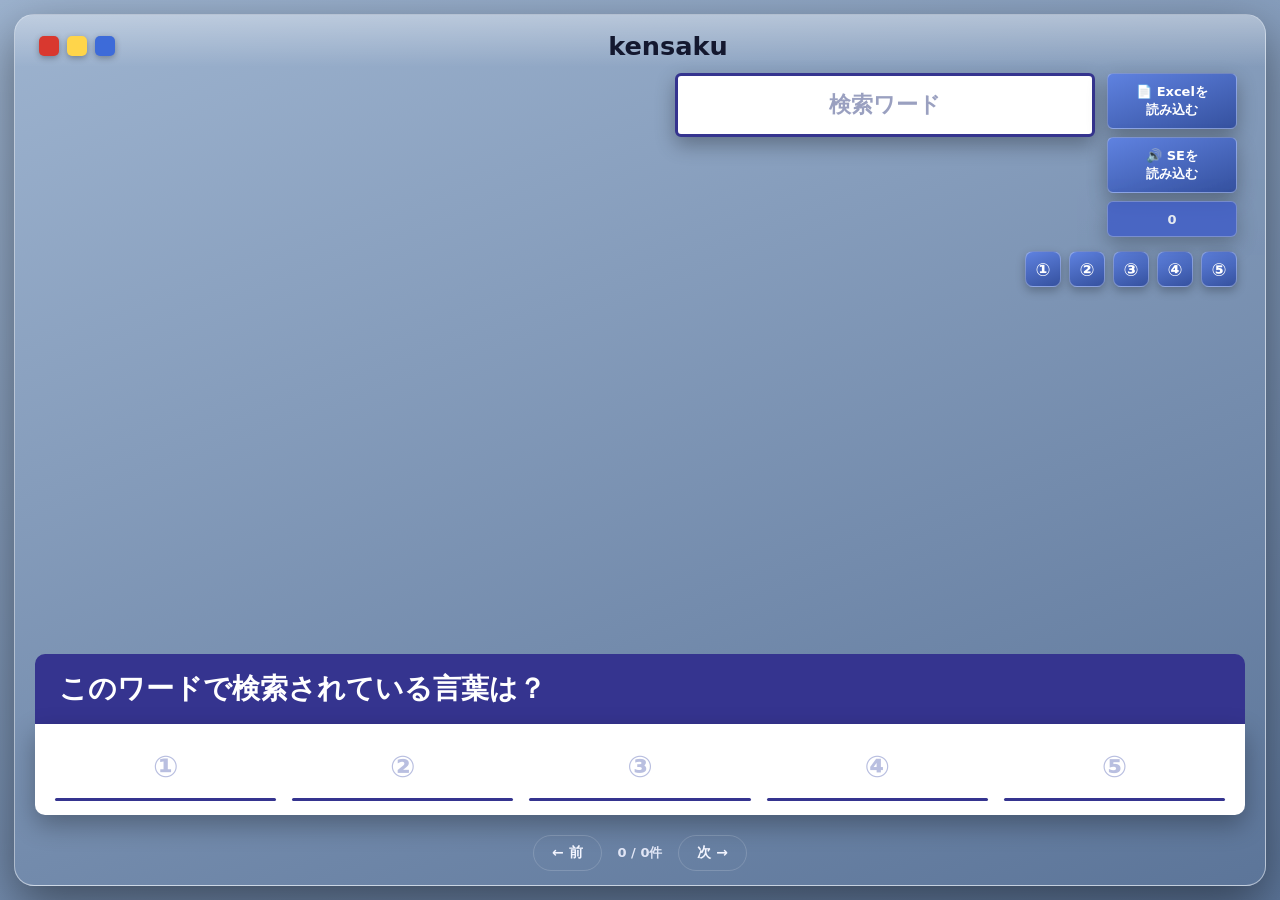
<file: screens/suggest.html>
<!DOCTYPE html>
<html lang="ja">
<head>
<meta charset="utf-8">
<meta name="viewport" content="width=device-width, initial-scale=1">
<title>サジェスト画面</title>
<link rel="stylesheet" href="../css/common.css">
<style>
  body { overflow: hidden; }

  .viewer {
    flex: 1; min-height: 0; margin: 14px;
    position: relative;
    border-radius: 20px;
    border: 1px solid rgba(255,255,255,.5);
    box-shadow: var(--shadow);
    overflow: hidden;
    display: flex;
    flex-direction: column;
    background: linear-gradient(160deg, #9db3cf, #5c7599);
  }

  .header-row {
    flex: 0 0 auto;
    display: flex; align-items: center; gap: 24px;
    padding: 16px 24px 6px;
    background: linear-gradient(180deg, rgba(255,255,255,.35), rgba(255,255,255,0));
  }
  .dots { display: flex; gap: 8px; }
  .dot { width: 20px; height: 20px; border-radius: 5px; box-shadow: 0 2px 6px rgba(0,0,0,.3); }
  .dot.red { background: #d9382f; }
  .dot.yellow { background: #ffd54a; }
  .dot.blue { background: #3d6bd9; }
  .title { flex: 1; text-align: center; margin: 0 44px 0 0; font-size: clamp(17.6px, 2.4vw, 25.6px); font-weight: 900; color: #14182f; }

  /* ---- 上部：検索ワード欄 + Excel読込 + ナンバー選択 ---- */
  .top-controls {
    flex: 0 0 auto;
    display: flex; align-items: flex-start; justify-content: flex-end;
    gap: 12px;
    padding: 6px 28px 14px;
  }

  .answer-box {
    width: min(420px, 42%);
    background: #fff;
    border: 3px solid #35348f;
    border-radius: 6px;
    box-shadow: 0 8px 20px rgba(0,0,0,.3);
    display: flex; align-items: center; justify-content: center;
    padding: 14px;
    min-height: 60px;
    cursor: pointer;
    transition: transform .1s ease;
  }
  .answer-box:hover { transform: translateY(-2px); }
  .answer-box #answerText {
    font-size: clamp(16px, 2vw, 22px);
    font-weight: 700;
    color: #35348f;
    text-align: center;
  }
  .answer-box #answerText.placeholder { color: #9aa0c0; }

  .load-col { flex: 0 0 130px; display: grid; gap: 8px; }
  .load-col label,
  .load-col select {
    font: inherit; font-weight: 800; font-size: 13px; color: #fff;
    background: linear-gradient(160deg, #5f82e0, #35519f);
    border: 1px solid rgba(255,255,255,.3);
    border-radius: 6px;
    box-shadow: 0 8px 20px rgba(0,0,0,.3);
    display: flex; align-items: center; justify-content: center; text-align: center;
    padding: 9px 6px; cursor: pointer;
    min-height: 36px;
    transition: filter .12s ease, transform .08s ease;
  }
  .load-col label:hover, .load-col select:hover { filter: brightness(1.1); }
  .load-col label:active { transform: translateY(2px); }
  .load-col input { display: none; }
  .load-col select { appearance: none; text-align-last: center; background: #3d5bc7; }
  .load-col select:disabled { opacity: .8; cursor: not-allowed; }

  /* ---- 上部：理由の表示/非表示ボタン（右上のボックスの下） ---- */
  .reason-toggles {
    flex: 0 0 auto;
    display: flex; justify-content: flex-end;
    gap: 8px;
    padding: 0 28px 10px;
  }
  .toggle-btn {
    width: 36px; height: 36px;
    font: inherit; font-weight: 900; font-size: 18px; color: #fff;
    background: linear-gradient(160deg, #5f82e0, #35519f);
    border: 1px solid rgba(255,255,255,.3);
    border-radius: 8px;
    box-shadow: 0 4px 10px rgba(0,0,0,.25);
    cursor: pointer;
    transition: filter .12s ease, transform .08s ease;
  }
  .toggle-btn:hover { filter: brightness(1.1); }
  .toggle-btn:active { transform: translateY(2px); }
  .toggle-btn.active { background: #ffd54a; color: #1c2454; }

  /* 中央のオブジェクト（吹き出し）を、中央〜フッターの間くらいの高さに配置するための余白 */
  .spacer-top { flex: 5 1 0; min-height: 0; }
  .spacer-bottom { flex: 1 1 0; min-height: 0; }

  /* ---- 中央：1〜5番目理由の吹き出し（表示/非表示ボタンで個別に表示） ---- */
  .reasons-row {
    flex: 0 0 auto;
    height: 17vh;
    display: grid; grid-template-columns: repeat(5, 1fr);
    gap: clamp(12px, 2vw, 28px);
    padding: 4px 28px 22px;
    align-items: stretch;
  }

  .reason-box {
    position: relative;
    background: #f7c948;
    border: 3px solid #1c2454;
    border-radius: 4px;
    padding: 10px 12px 18px;
    display: flex; align-items: flex-start; justify-content: flex-start;
    font-size: clamp(17px, 1.82vw, 22px);
    font-weight: 700;
    color: #1c2454;
    text-align: left;
    line-height: 1.3;
    word-break: break-word;
  }
  .reason-box.empty { color: #8a8560; }
  .reason-box.hidden { visibility: hidden; }
  .reason-box::before,
  .reason-box::after {
    content: '';
    position: absolute;
    left: 20%;
    width: 0; height: 0;
    border-style: solid;
  }
  .reason-box::before {
    bottom: -16px;
    border-width: 18px 13px 0 0;
    border-color: #1c2454 transparent transparent transparent;
  }
  .reason-box::after {
    bottom: -13px;
    left: calc(20% + 2px);
    border-width: 14px 10px 0 0;
    border-color: #f7c948 transparent transparent transparent;
  }

  .question-banner {
    flex: 0 0 auto;
    margin: 0 20px;
    background: #35348f;
    color: #fff;
    font-size: clamp(18px, 2.6vw, 28px);
    font-weight: 900;
    padding: 16px 24px;
    border-radius: 10px 10px 0 0;
  }

  /* ---- このワードで検索されている言葉は？ の候補①〜⑤（従来のC〜G列、クリックで表示/非表示） ---- */
  .numbers-panel {
    flex: 0 0 auto;
    margin: 0 20px 20px;
    background: #fff;
    border-radius: 0 0 10px 10px;
    box-shadow: 0 10px 26px rgba(0,0,0,.3);
    padding: 18px 20px 14px;
  }
  .items-row { display: grid; grid-template-columns: repeat(5, 1fr); gap: 16px; }
  .item-col { display: grid; gap: 8px; }

  .item-box {
    display: flex; align-items: center; justify-content: center;
    min-height: 48px;
    font-size: clamp(18px, 2.4vw, 30px);
    font-weight: 900;
    color: #35348f;
    text-align: center;
    overflow: hidden;
    word-break: break-word;
  }
  .item-box.empty { color: #b9bfe0; }
  .item-box.click { cursor: pointer; transition: transform .1s ease; }
  .item-box.click:hover { transform: translateY(-2px); }

  .item-bar { height: 3px; border-radius: 999px; background: #35348f; }

  .nav-row {
    flex: 0 0 auto;
    display: flex; align-items: center; justify-content: center; gap: 16px;
    padding: 0 20px 14px;
  }
  .page-indicator { font-size: 13px; font-weight: 700; color: #eef1ff; opacity: .9; }
</style>
</head>
<body>
<div class="viewer" id="viewer">
  <div class="header-row">
    <div class="dots">
      <span class="dot red"></span><span class="dot yellow"></span><span class="dot blue"></span>
    </div>
    <h1 class="title">kensaku</h1>
  </div>

  <div class="top-controls">
    <div class="answer-box sfx" id="answerBox">
      <span id="answerText" class="placeholder">検索ワード</span>
    </div>
    <div class="load-col">
      <label class="sfx" for="fileInput">📄 Excelを<br>読み込む<input type="file" id="fileInput" accept=".xlsx"></label>
      <label class="sfx" for="seInput">🔊 SEを<br>読み込む<input type="file" id="seInput" accept="audio/*"></label>
      <select id="numberSelect" title="ナンバー選択" disabled>
        <option>0</option>
      </select>
    </div>
  </div>

  <div class="reason-toggles" id="reasonToggles"></div>
  <div class="spacer-top"></div>
  <div class="reasons-row" id="reasonsRow"></div>
  <div class="spacer-bottom"></div>

  <div class="question-banner">このワードで検索されている言葉は？</div>
  <div class="numbers-panel">
    <div class="items-row" id="itemsRow"></div>
  </div>

  <div class="nav-row">
    <button class="btn ghost sm sfx" id="prevBtn">← 前</button>
    <span class="page-indicator" id="pageIndicator">0 / 0件</span>
    <button class="btn ghost sm sfx" id="nextBtn">次 →</button>
  </div>
</div>

<script src="../js/common.js"></script>
<script src="../js/xlsx-lite.js"></script>
<script src="../js/xlsx-sync.js"></script>
<script>
const { $, $$, mountTopbar, xlsxSync } = QOL;
const { readSheet } = QOL.xlsxLite;

mountTopbar('🔍 サジェスト画面');

const CIRCLED = ['①', '②', '③', '④', '⑤'];
const REASON_PLACEHOLDERS = ['ここに1番目理由', 'ここに2番目理由', 'ここに3番目理由', 'ここに4番目理由', 'ここに5番目理由'];

let allRows = []; // { no, answer, items: [候補1〜5], reasons: [理由1〜5] }
let currentIndex = -1;

const answerBox = $('#answerBox');
const answerText = $('#answerText');
const itemsRow = $('#itemsRow');
const reasonsRow = $('#reasonsRow');
const reasonToggles = $('#reasonToggles');
const pageIndicator = $('#pageIndicator');
const prevBtn = $('#prevBtn');
const nextBtn = $('#nextBtn');
const numberSelect = $('#numberSelect');

// 理由1〜5は初期状態では非表示。右上ボックス下のボタンで個別に表示/非表示を切り替える
let reasonVisible = [false, false, false, false, false];

function buildReasonToggles() {
  reasonToggles.innerHTML = '';
  reasonVisible.forEach((visible, i) => {
    const btn = document.createElement('button');
    btn.type = 'button';
    btn.className = 'toggle-btn sfx' + (visible ? ' active' : '');
    btn.textContent = CIRCLED[i];
    btn.addEventListener('click', () => {
      reasonVisible[i] = !reasonVisible[i];
      btn.classList.toggle('active', reasonVisible[i]);
      reasonsRow.children[i]?.classList.toggle('hidden', !reasonVisible[i]);
    });
    reasonToggles.appendChild(btn);
  });
}

function resetReasonToggles() {
  reasonVisible = [false, false, false, false, false];
  [...reasonToggles.children].forEach((btn) => btn.classList.remove('active'));
}

// ---- SE（効果音）。ナンバー選択以外のボタンを押したときに鳴らす ----
// タブを閉じるまで保持したいのでsessionStorageにdata URLとして保存する
const SE_STORAGE_KEY = 'qol:suggest-se';
let seAudio = null;

function setSE(dataUrl) {
  seAudio = dataUrl ? new Audio(dataUrl) : null;
  if (seAudio) seAudio.preload = 'auto';
}

function playSE() {
  if (!seAudio) return;
  seAudio.currentTime = 0;
  seAudio.play().catch(() => {});
}

(() => {
  try {
    const saved = sessionStorage.getItem(SE_STORAGE_KEY);
    if (saved) setSE(saved);
  } catch (err) { /* 読み込めなくても致命的ではないので無視 */ }
})();

$('#seInput').addEventListener('change', (e) => {
  const file = e.target.files[0];
  if (!file) return;
  const reader = new FileReader();
  reader.onload = () => {
    setSE(reader.result);
    try { sessionStorage.setItem(SE_STORAGE_KEY, reader.result); } catch (err) { /* 保存できなくても再生自体は可能 */ }
  };
  reader.readAsDataURL(file);
});

// クリックで表示/非表示や画面遷移を行う要素すべてに.sfxを付けてあり、
// ナンバー選択（select）だけは対象外にしている
document.addEventListener('click', (e) => {
  if (e.target.closest('.sfx')) playSE();
});

answerBox.addEventListener('click', () => {
  const row = allRows[currentIndex];
  if (!row) return;
  const revealed = answerBox.classList.toggle('open');
  if (revealed) {
    answerText.textContent = row.answer || '（答え未設定）';
    answerText.classList.remove('placeholder');
  } else {
    answerText.textContent = '検索ワード';
    answerText.classList.add('placeholder');
  }
});

// ---- 1〜5番目理由（右上ボックス下の①〜⑤ボタンで個別に表示/非表示） ----
function renderReasons(row) {
  reasonsRow.innerHTML = '';
  for (let i = 0; i < 5; i++) {
    const value = row ? row.reasons[i] : '';

    const box = document.createElement('div');
    box.className = value ? 'reason-box' : 'reason-box empty';
    if (!reasonVisible[i]) box.classList.add('hidden');
    box.textContent = value || REASON_PLACEHOLDERS[i];

    reasonsRow.appendChild(box);
  }
}

// ---- このワードで検索されている言葉は？ の候補①〜⑤（クリックで表示/非表示） ----
function renderItems(row) {
  itemsRow.innerHTML = '';
  for (let i = 0; i < 5; i++) {
    const value = row ? row.items[i] : '';

    const col = document.createElement('div');
    col.className = 'item-col';

    const box = document.createElement('div');
    box.className = value ? 'item-box click sfx' : 'item-box empty';
    box.textContent = CIRCLED[i];
    if (value) {
      box.addEventListener('click', () => {
        const revealed = box.classList.toggle('open');
        box.textContent = revealed ? value : CIRCLED[i];
      });
    }

    const bar = document.createElement('div');
    bar.className = 'item-bar';

    col.append(box, bar);
    itemsRow.appendChild(col);
  }
}

function selectRow(index) {
  currentIndex = index;
  const row = allRows[currentIndex];
  if (!row) return;

  numberSelect.value = String(currentIndex);
  answerText.textContent = '検索ワード';
  answerText.classList.add('placeholder');
  answerBox.classList.remove('open');
  resetReasonToggles();
  renderReasons(row);
  renderItems(row);

  pageIndicator.textContent = `${currentIndex + 1} / ${allRows.length}件`;
  prevBtn.disabled = currentIndex <= 0;
  nextBtn.disabled = currentIndex >= allRows.length - 1;
}

prevBtn.addEventListener('click', () => {
  if (currentIndex > 0) selectRow(currentIndex - 1);
});
nextBtn.addEventListener('click', () => {
  if (currentIndex < allRows.length - 1) selectRow(currentIndex + 1);
});
numberSelect.addEventListener('change', () => selectRow(Number(numberSelect.value)));

// ---- Excel読み込み（「サジェスト」シートを使う。全画面で1つのExcelを共有する） ----
// A列 → ナンバー（ナンバー選択ドロップダウンの表示名）
// B列 → 答え（答え欄にそのまま表示）
// C〜G列 → 候補ワード1〜5（このワードで検索されている言葉は？ の①〜⑤、クリックで表示/非表示）
// I〜M列 → 理由1〜5（黄色い吹き出し1〜5番目理由に常時表示）
// 1行目はヘッダーとして除外し、2行目以降のデータだけを使う
async function applyWorkbook(file) {
  const rows = await readSheet(file, /サジェスト/);
  const dataRows = rows.slice(1);

  const parsed = dataRows
    .map((r) => ({
      no: (r[0] ?? '').trim(),
      answer: (r[1] ?? '').trim(),
      items: [2, 3, 4, 5, 6].map((col) => (r[col] ?? '').trim()),
      reasons: [8, 9, 10, 11, 12].map((col) => (r[col] ?? '').trim()),
    }))
    .filter((row) => row.no);

  if (!parsed.length) throw new Error('A列にナンバーが見つかりませんでした');

  allRows = parsed;
  numberSelect.disabled = false;
  numberSelect.innerHTML = '';
  allRows.forEach((row, i) => {
    const opt = document.createElement('option');
    opt.value = i;
    opt.textContent = row.no;
    numberSelect.appendChild(opt);
  });
  selectRow(0);
  return `${parsed.length}件`;
}

$('#fileInput').addEventListener('change', async (e) => {
  const file = e.target.files[0];
  if (!file) return;
  try {
    await xlsxSync.saveWorkbook(file);
  } catch (err) {
    alert(err.message);
    return;
  }
  try {
    const summary = await applyWorkbook(file);
    alert(`${summary} を読み込みました`);
  } catch (err) {
    alert(`読み込みに失敗しました：${err.message}`);
  }
});

// 他の画面で読み込み済みのExcelがあれば、起動時に自動で取り込む
(async () => {
  const file = await xlsxSync.loadWorkbook();
  if (!file) return;
  try { await applyWorkbook(file); } catch (err) { console.warn('[サジェスト]', err.message); }
})();

// 他の画面でExcelが読み込まれたら、この画面も自動的に反映する
xlsxSync.onWorkbookChange(async () => {
  const file = await xlsxSync.loadWorkbook();
  if (!file) return;
  try { await applyWorkbook(file); } catch (err) { console.warn('[サジェスト]', err.message); }
});

buildReasonToggles();
renderReasons(null);
renderItems(null);
</script>
</body>
</html>
</file>
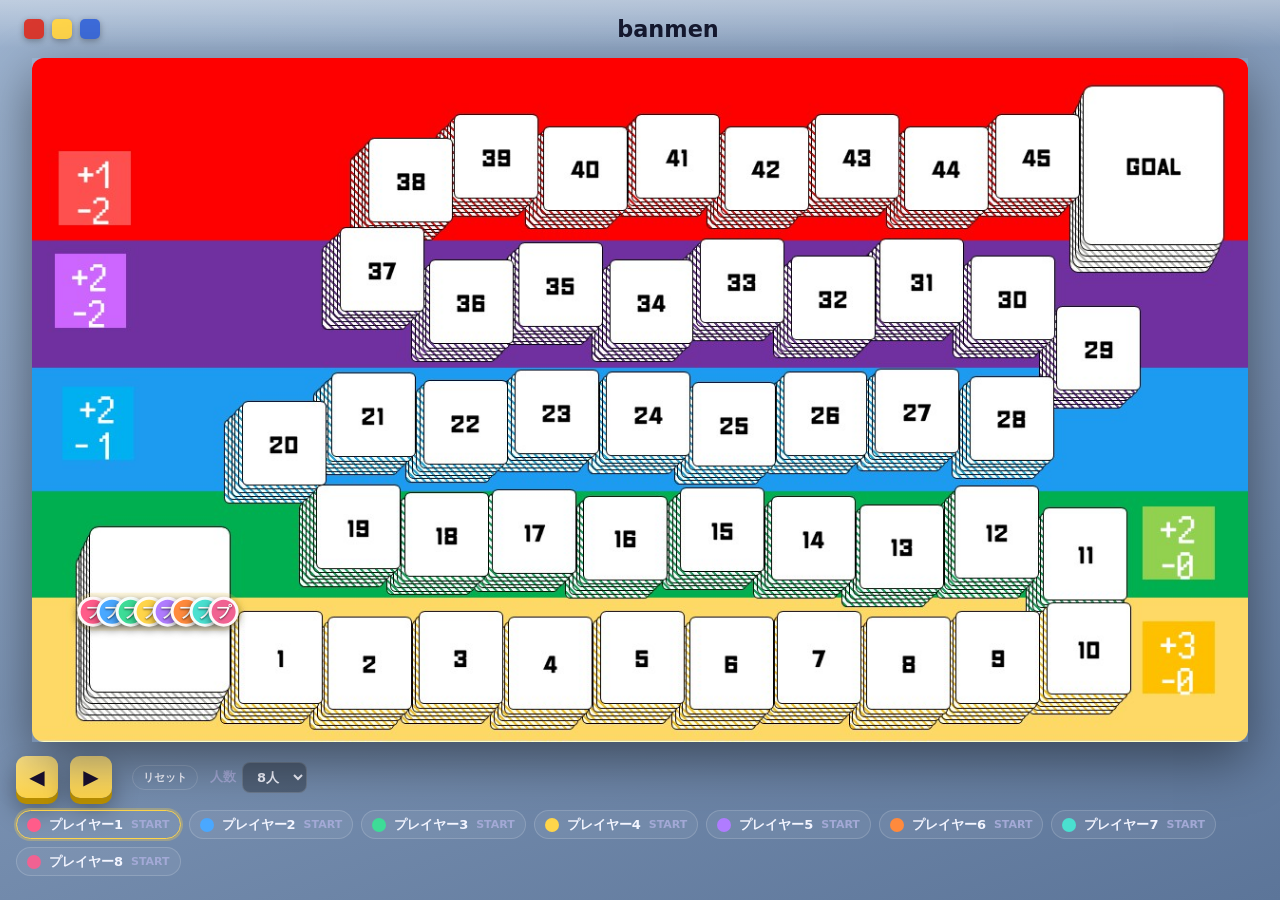
<file: screens/sugoroku.html>
<!DOCTYPE html>
<html lang="ja">
<head>
<meta charset="utf-8">
<meta name="viewport" content="width=device-width, initial-scale=1">
<title>すごろく盤面</title>
<link rel="stylesheet" href="../css/common.css">
<style>
  body { overflow: hidden; }
  main { flex: 1; min-height: 0; display: flex; flex-direction: column; }

  /* ---- 盤面：用意された画像をそのまま背景にして駒だけ重ねる ---- */
  .board {
    position: relative;
    flex: 1; min-height: 0;
    margin: 10px 14px 6px;
    display: flex; align-items: center; justify-content: center;
  }
  .board-inner {
    position: relative;
    box-shadow: var(--shadow);
  }
  .board-inner img {
    position: absolute; inset: 0;
    width: 100%; height: 100%;
    display: block;
    border-radius: 12px;
  }

  .marker {
    position: absolute;
    transform: translate(-50%, -50%);
    display: flex; flex-wrap: nowrap;
    align-items: center; justify-content: center;
    padding: 4px;
    border-radius: 999px;
    z-index: 2;
  }
  /* 同じマスの2枚目以降は少し重ねて、別マスに見えないようにする */
  .marker .piece + .piece { margin-left: -12px; }
  .marker.here {
    animation: ring 1.4s ease infinite;
    background: rgba(255, 213, 74, 0.18);
  }
  @keyframes ring {
    0%, 100% { box-shadow: 0 0 0 3px var(--accent); }
    50%      { box-shadow: 0 0 0 8px rgba(255, 213, 74, .35); }
  }

  .piece {
    width: clamp(20px, 3.4vh, 32px); height: clamp(20px, 3.4vh, 32px);
    border-radius: 50%; border: 3px solid rgba(255, 255, 255, 0.95);
    box-shadow: 0 3px 8px rgba(0, 0, 0, 0.5);
    transition: transform .15s ease;
    display: grid; place-items: center;
    color: #fff; font-weight: 900; font-size: clamp(10px, 1.7vh, 15px);
    text-shadow: 0 1px 2px rgba(0, 0, 0, 0.6);
  }
  .piece.hop { animation: hop .18s ease; }
  @keyframes hop { 50% { transform: translateY(-9px) scale(1.25); } }

  /* ---- 操作バー ---- */
  .ctrl {
    display: flex; align-items: center; gap: 12px; flex-wrap: wrap;
    padding: 8px 16px 12px;
  }

  .step-btn {
    font-size: 20px; font-weight: 900; width: 42px; height: 42px;
    padding: 0; border-radius: 10px;
  }

  /* リセットは誤操作しやすいので他の操作ボタンより明確に小さく・離して配置する */
  #resetBtn {
    padding: 4px 10px;
    font-size: 11px;
    margin-left: 8px;
  }

  .player-count {
    display: flex; align-items: center; gap: 6px;
    font-size: 13px; font-weight: 700; color: var(--muted);
  }
  .player-count select {
    font: inherit; font-weight: 700; color: var(--fg);
    background: rgba(0,0,0,.3); border: 1px solid var(--line);
    border-radius: 8px; padding: 6px 10px;
  }

  .pchip {
    display: flex; align-items: center; gap: 6px;
    padding: 5px 10px; border-radius: 999px;
    border: 1px solid var(--line); background: var(--panel);
    font-size: 13px; font-weight: 700;
  }
  .pchip.turn { border-color: var(--accent); box-shadow: 0 0 0 2px rgba(255,213,74,.3); }
  .pchip .dot {
    width: 14px; height: 14px; border-radius: 50%; flex: none;
    cursor: pointer; border: 2px solid transparent;
  }
  .pchip .dot:hover { border-color: rgba(255,255,255,.6); }
  .pchip .name {
    font: inherit; font-weight: 700; color: var(--fg);
    background: transparent; border: none; outline: none;
    width: 6em; min-width: 0;
  }
  .pchip .name:focus { text-decoration: underline; text-decoration-color: var(--accent); }
  .pchip .pos { color: var(--muted); font-size: 11px; flex: none; }
  .log { color: var(--accent); font-weight: 700; font-size: 14px; margin-left: auto; }
</style>
</head>
<body>
<main>
  <div class="board" id="board">
    <div class="board-inner" id="boardInner">
      <img id="boardImg" alt="すごろく盤面">
      <div id="markers"></div>
    </div>
  </div>

  <div class="ctrl">
    <button class="btn step-btn" id="backBtn">◀</button>
    <button class="btn step-btn" id="fwdBtn">▶</button>
    <button class="btn sm ghost" id="resetBtn">リセット</button>
    <label class="player-count">
      人数
      <select id="playerCount"></select>
    </label>
    <span id="pchips" style="display:flex;gap:8px;flex-wrap:wrap"></span>
    <span class="log" id="log"></span>
  </div>
</main>

<script src="../js/common.js"></script>
<script src="../js/data.js"></script>
<script src="../js/xlsx-lite.js"></script>
<script src="../js/xlsx-sync.js"></script>
<script>
const { $, mountTopbar, onKey, clamp, xlsxSync } = QOL;
const { readSheet } = QOL.xlsxLite;
const { sugorokuCells: cells, sugorokuBoard: board, players: defaultPlayers } = QOL.data;

// プレイヤーの色は名簿の人数ぶん巡回して割り当てる
const PLAYER_COLORS = ['#ff5c8a', '#4aa8ff', '#3ddc97', '#ffd54a', '#b07cff', '#ff8a3d', '#4ae0d0', '#f06292'];
function namesToPlayers(names) {
  return names.map((name, i) => ({ name, color: PLAYER_COLORS[i % PLAYER_COLORS.length] }));
}

let players = defaultPlayers;

mountTopbar('banmen');

// ---- 盤面の状態を保持（画面切り替えでiframeが再読み込みされても消えないようにする） ----
// バランスルーレット画面と共有するため、親フレーム（index.html）経由のpostMessageで中継する。
// file://で開くとブラウザによってはlocalStorage/BroadcastChannel/storageイベントが
// 画面（iframe）間で共有・配信されないことがあるため、それらには頼らない
// （postMessageはorigin/file://の制限を受けず、親子関係さえあれば必ず届く）。
function saveState() {
  window.parent.postMessage({
    type: 'qol:board:save',
    payload: { state, active, log: logEl.textContent },
  }, '*');
}
window.addEventListener('message', (e) => {
  const msg = e.data;
  if (!msg || msg.type !== 'qol:board:update') return;
  const saved = msg.payload;
  if (!saved || !Array.isArray(saved.state) || !saved.state.length) return;
  state = saved.state;
  active = clamp(saved.active ?? active, 0, state.length - 1);
  playerCountSelect.value = Math.min(state.length, players.length) || players.length;
  logEl.textContent = saved.log || '';
  renderPieces();
  renderChips();
});

const GOAL = cells.length - 1;
const boardEl = $('#board');
const boardInner = $('#boardInner');
const boardImg = $('#boardImg');
const markersEl = $('#markers');
const logEl = $('#log'), pchipsEl = $('#pchips');

// ---- 画像内の座標（px）→ %。用意された盤面画像の上にそのまま駒を重ねる ----
const positionsPx = new Array(cells.length);
positionsPx[0] = board.start;
positionsPx[GOAL] = board.goal;

let cursor = 1;
board.rows.forEach((row) => {
  const step = row.count > 1 ? (row.xEnd - row.xStart) / (row.count - 1) : 0;
  for (let k = 0; k < row.count; k++) {
    positionsPx[cursor] = { x: row.xStart + k * step, y: row.y };
    cursor++;
  }
});

const positions = positionsPx.map((p) => ({
  x: (p.x / board.width) * 100,
  y: (p.y / board.height) * 100,
}));

// 盤面画像のアスペクト比を保ったまま、利用可能な領域いっぱいに表示する
function fitBoard() {
  const w = boardEl.clientWidth, h = boardEl.clientHeight;
  if (!w || !h) return;
  const ratio = board.width / board.height;
  let fw = w, fh = w / ratio;
  if (fh > h) { fh = h; fw = h * ratio; }
  boardInner.style.width = `${Math.floor(fw)}px`;
  boardInner.style.height = `${Math.floor(fh)}px`;
}

// ---- 人数設定 ----
const playerCountSelect = $('#playerCount');
function rebuildPlayerCountOptions() {
  const prev = Number(playerCountSelect.value) || players.length;
  playerCountSelect.innerHTML = '';
  players.forEach((_, i) => {
    const opt = document.createElement('option');
    opt.value = i + 1;
    opt.textContent = `${i + 1}人`;
    playerCountSelect.appendChild(opt);
  });
  playerCountSelect.value = Math.min(prev, players.length) || players.length;
}
rebuildPlayerCountOptions();

function buildState(count) {
  return players.slice(0, count).map((p) => ({ ...p, pos: 0 }));
}

let state = buildState(players.length);
let active = 0; // 今どのプレイヤーのコマを動かすか

// 画面切り替え直後（iframe再読み込み直後）は、親フレームに現在の盤面状態を問い合わせて復元する
// （応答は上のmessageリスナーに非同期で届き、あれば state/active/log を上書きして再描画する）
window.parent.postMessage({ type: 'qol:board:request' }, '*');

// 名簿（Excel）が更新されたら、人数選択肢と現在の状態を作り直す。
// 名前が既存の駒と一致する場合は位置を引き継ぎ、切り替え時の再読み込みで
// マスの位置がリセットされないようにする。
// 名簿の中身が前回と変わっていない場合（単なる画面切り替えの再読み込み）は
// 人数の選択も維持するが、Excelの名簿自体が変わった場合は新しい名簿を
// 全員分反映する（そうしないと、以前の人数のまま切り詰められてしまう）。
function applyPlayers(names) {
  const prevByName = new Map(state.map((p) => [p.name, p]));
  const prevNames = state.map((p) => p.name).sort().join('|');
  players = names.length ? namesToPlayers(names) : defaultPlayers;
  const newNames = players.map((p) => p.name).sort().join('|');
  const rosterChanged = prevNames !== newNames;
  rebuildPlayerCountOptions();
  if (rosterChanged) playerCountSelect.value = players.length;
  const count = Number(playerCountSelect.value);
  const prevActiveName = state[active]?.name;
  state = players.slice(0, count).map((p) => ({ ...p, pos: prevByName.get(p.name)?.pos ?? 0 }));
  active = Math.max(0, state.findIndex((p) => p.name === prevActiveName));
  renderPieces();
  renderChips();
  saveState();
}

// ---- Excel読み込み（「メンバールーレット」シートのA列を使う。ルーレット画面と共有） ----
// 「全員」「それ以外」は特別枠のためプレイヤー名簿には含めない
async function loadNamesFromWorkbook(file) {
  const rows = await readSheet(file, /メンバールーレット/);
  const dataRows = rows.slice(1);
  return dataRows
    .map((r) => (r[0] ?? '').trim())
    .filter(Boolean)
    .filter((n) => n !== '全員' && n !== 'それ以外');
}

async function syncPlayersFromWorkbook() {
  try {
    const file = await xlsxSync.loadWorkbook();
    if (!file) return;
    const names = await loadNamesFromWorkbook(file);
    if (names.length) applyPlayers(names);
  } catch (err) { console.warn('[すごろく]', err.message); }
}

syncPlayersFromWorkbook();
xlsxSync.onWorkbookChange(syncPlayersFromWorkbook);

playerCountSelect.addEventListener('change', () => {
  const prevByName = new Map(state.map((p) => [p.name, p]));
  const count = Number(playerCountSelect.value);
  state = players.slice(0, count).map((p) => ({ ...p, pos: prevByName.get(p.name)?.pos ?? 0 }));
  active = 0;
  logEl.textContent = '';
  renderPieces();
  renderChips();
  saveState();
});

// ---- 描画 ----
function renderPieces(hopPos = -1) {
  markersEl.innerHTML = '';
  const byCell = new Map();
  state.forEach((p, i) => {
    if (!byCell.has(p.pos)) byCell.set(p.pos, []);
    byCell.get(p.pos).push(i);
  });

  byCell.forEach((idxs, pos) => {
    const marker = document.createElement('div');
    marker.className = 'marker' + (idxs.includes(active) ? ' here' : '');
    marker.style.left = `${positions[pos].x}%`;
    marker.style.top = `${positions[pos].y}%`;
    idxs.forEach((i) => {
      const dot = document.createElement('span');
      dot.className = 'piece' + (i === active && pos === hopPos ? ' hop' : '');
      dot.style.background = state[i].color;
      dot.title = state[i].name;
      dot.textContent = [...state[i].name.trim()][0] || '';
      marker.appendChild(dot);
    });
    markersEl.appendChild(marker);
  });
}

function renderChips() {
  pchipsEl.innerHTML = '';
  state.forEach((p, i) => {
    const chip = document.createElement('span');
    chip.className = 'pchip' + (i === active ? ' turn' : '');

    const dot = document.createElement('span');
    dot.className = 'dot';
    dot.style.background = p.color;
    dot.title = 'クリックで操作対象を切り替え';
    dot.addEventListener('click', () => {
      active = i;
      renderPieces();
      renderChips();
      saveState();
    });

    // 名前は直接編集可能。入力のたびに全体を再描画するとフォーカスが切れるため
    // ここではstateの更新だけ行い、DOMの再構築（renderChips）は呼ばない。
    const nameInput = document.createElement('input');
    nameInput.className = 'name';
    nameInput.type = 'text';
    nameInput.value = p.name;
    nameInput.maxLength = 10;
    nameInput.addEventListener('input', () => { p.name = nameInput.value; saveState(); });

    const posSpan = document.createElement('span');
    posSpan.className = 'pos';
    posSpan.textContent = p.pos === 0 ? 'START' : p.pos === GOAL ? 'GOAL' : `${p.pos}マス`;

    chip.append(dot, nameInput, posSpan);
    pchipsEl.appendChild(chip);
  });
}

// ---- 選択中プレイヤーのコマを1マス前後に動かす ----
function step(dir) {
  const p = state[active];
  const next = clamp(p.pos + dir, 0, GOAL);
  if (next === p.pos) return;
  p.pos = next;
  renderPieces(p.pos);
  logEl.textContent = p.pos === GOAL
    ? `${p.name} がゴール！🎉`
    : `${p.name}：${cells[p.pos].no}マス目`;
  renderChips();
  saveState();
}

$('#fwdBtn').addEventListener('click', () => step(1));
$('#backBtn').addEventListener('click', () => step(-1));
$('#resetBtn').addEventListener('click', () => {
  if (!confirm('全プレイヤーの位置をスタートに戻します。よろしいですか？')) return;
  state.forEach((p) => (p.pos = 0));
  logEl.textContent = '';
  renderPieces();
  renderChips();
  saveState();
});
onKey({ ArrowRight: () => step(1), ArrowLeft: () => step(-1) });
window.addEventListener('resize', fitBoard);

boardImg.addEventListener('load', fitBoard);
boardImg.src = `../${board.image}`;
fitBoard();
renderPieces();
renderChips();
</script>
</body>
</html>
</file>
<file: css/common.css>
/* 共通テーマ：クイズ番組風ダークUI */
:root {
  --bg: #0d1030;
  --bg2: #171b4d;
  --panel: rgba(255, 255, 255, 0.06);
  --line: rgba(255, 255, 255, 0.16);
  --fg: #f3f5ff;
  --muted: #a3a9d6;
  --accent: #ffd54a;
  --accent2: #ff5c8a;
  --ok: #3ddc97;
  --ng: #ff6b6b;
  --radius: 18px;
  --shadow: 0 18px 50px rgba(0, 0, 0, 0.45);
}

* { box-sizing: border-box; }

html, body {
  height: 100%;
  margin: 0;
}

body {
  font-family: "Hiragino Kaku Gothic ProN", "Yu Gothic UI", "Meiryo", system-ui, sans-serif;
  color: var(--fg);
  background: linear-gradient(160deg, #9db3cf, #5c7599);
  background-attachment: fixed;
  display: flex;
  flex-direction: column;
  min-height: 100%;
}

/* ---- ウィンドウ風ヘッダー（左上3色ドット＋中央タイトル。suggest画面のデザインを全画面共通化） ---- */
.window-header {
  flex: 0 0 auto;
  display: flex; align-items: center; gap: 24px;
  padding: 16px 24px 6px;
  background: linear-gradient(180deg, rgba(255, 255, 255, 0.35), rgba(255, 255, 255, 0));
}
.window-header .dots { display: flex; gap: 8px; }
.window-header .dot { width: 20px; height: 20px; border-radius: 5px; box-shadow: 0 2px 6px rgba(0, 0, 0, 0.3); }
.window-header .dot.red { background: #d9382f; }
.window-header .dot.yellow { background: #ffd54a; }
.window-header .dot.blue { background: #3d6bd9; }
.window-header .title {
  flex: 1; text-align: center; margin: 0 44px 0 0;
  font-size: clamp(16px, 2.08vw, 22.4px); font-weight: 900; color: #14182f;
}

/* ---- レイアウト ---- */
.topbar {
  display: flex;
  align-items: center;
  gap: 16px;
  padding: 14px 24px;
  border-bottom: 1px solid var(--line);
  background: rgba(0, 0, 0, 0.2);
  backdrop-filter: blur(8px);
}

.topbar h1 {
  font-size: 20px;
  margin: 0;
  letter-spacing: 0.08em;
}

.topbar .spacer { flex: 1; }

.stage {
  flex: 1;
  display: flex;
  flex-direction: column;
  align-items: center;
  justify-content: center;
  gap: 24px;
  padding: 32px 24px 48px;
  text-align: center;
}

.panel {
  background: var(--panel);
  border: 1px solid var(--line);
  border-radius: var(--radius);
  box-shadow: var(--shadow);
  padding: 24px;
}

/* ---- パーツ ---- */
.btn {
  font: inherit;
  font-weight: 700;
  color: #1a1030;
  background: linear-gradient(180deg, #ffe589, var(--accent));
  border: none;
  border-radius: 999px;
  padding: 12px 28px;
  cursor: pointer;
  box-shadow: 0 6px 0 #b98f00, 0 12px 24px rgba(0, 0, 0, 0.35);
  transition: transform 0.08s ease, box-shadow 0.08s ease, filter 0.15s ease;
}
.btn:hover { filter: brightness(1.05); }
.btn:active { transform: translateY(4px); box-shadow: 0 2px 0 #b98f00; }
.btn:disabled { opacity: 0.45; cursor: not-allowed; transform: none; }

.btn.ghost {
  color: var(--fg);
  background: transparent;
  border: 1px solid var(--line);
  box-shadow: none;
}
.btn.ghost:active { transform: none; }

.btn.sm { padding: 8px 18px; font-size: 14px; }

.badge {
  display: inline-block;
  font-size: 12px;
  letter-spacing: 0.12em;
  color: var(--accent);
  border: 1px solid var(--accent);
  border-radius: 999px;
  padding: 4px 14px;
}

.muted { color: var(--muted); }

.controls {
  display: flex;
  flex-wrap: wrap;
  gap: 12px;
  justify-content: center;
  align-items: center;
}

.timer {
  font-variant-numeric: tabular-nums;
  font-size: 28px;
  font-weight: 800;
  min-width: 90px;
  padding: 6px 16px;
  border-radius: 12px;
  border: 1px solid var(--line);
  background: rgba(0, 0, 0, 0.25);
}
.timer.danger { color: var(--ng); border-color: var(--ng); }

@media (max-width: 640px) {
  .topbar { padding: 12px 16px; }
  .topbar h1 { font-size: 16px; }
  .stage { padding: 20px 14px 36px; }
}
</file>
